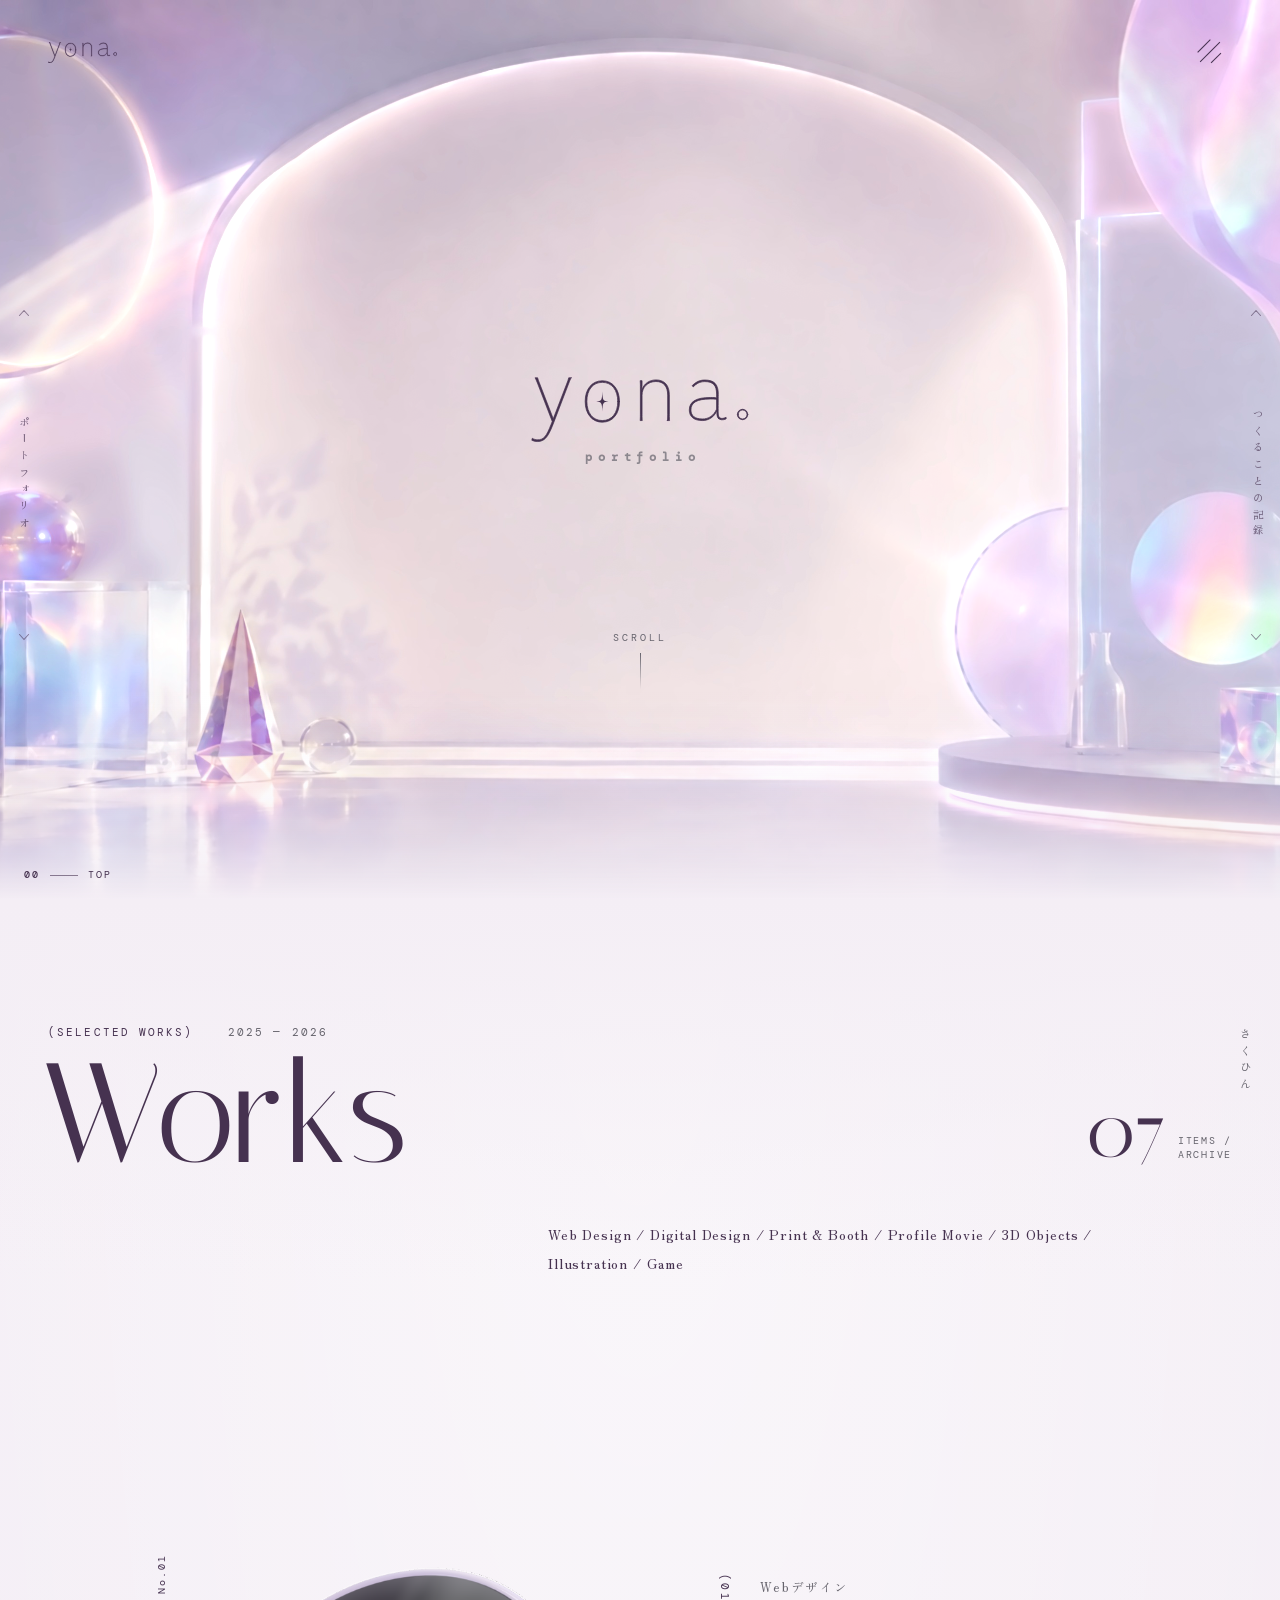
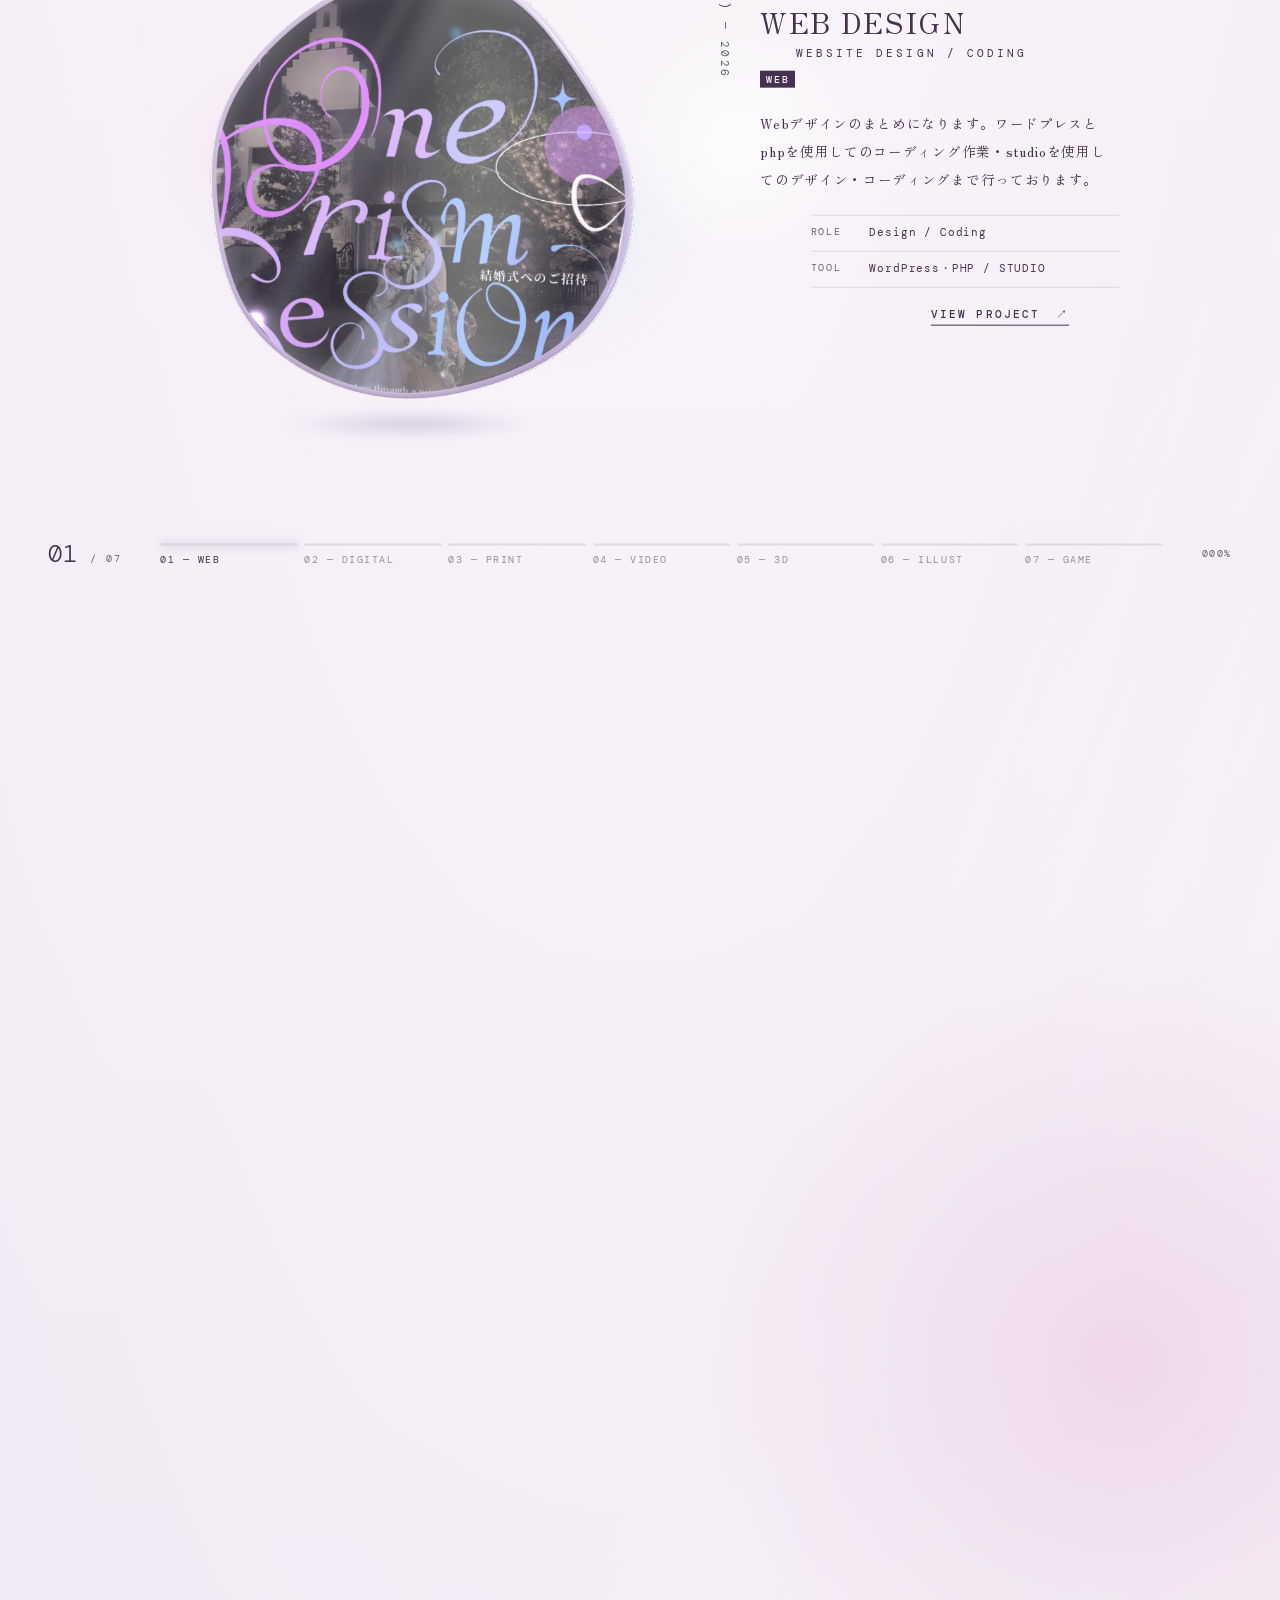
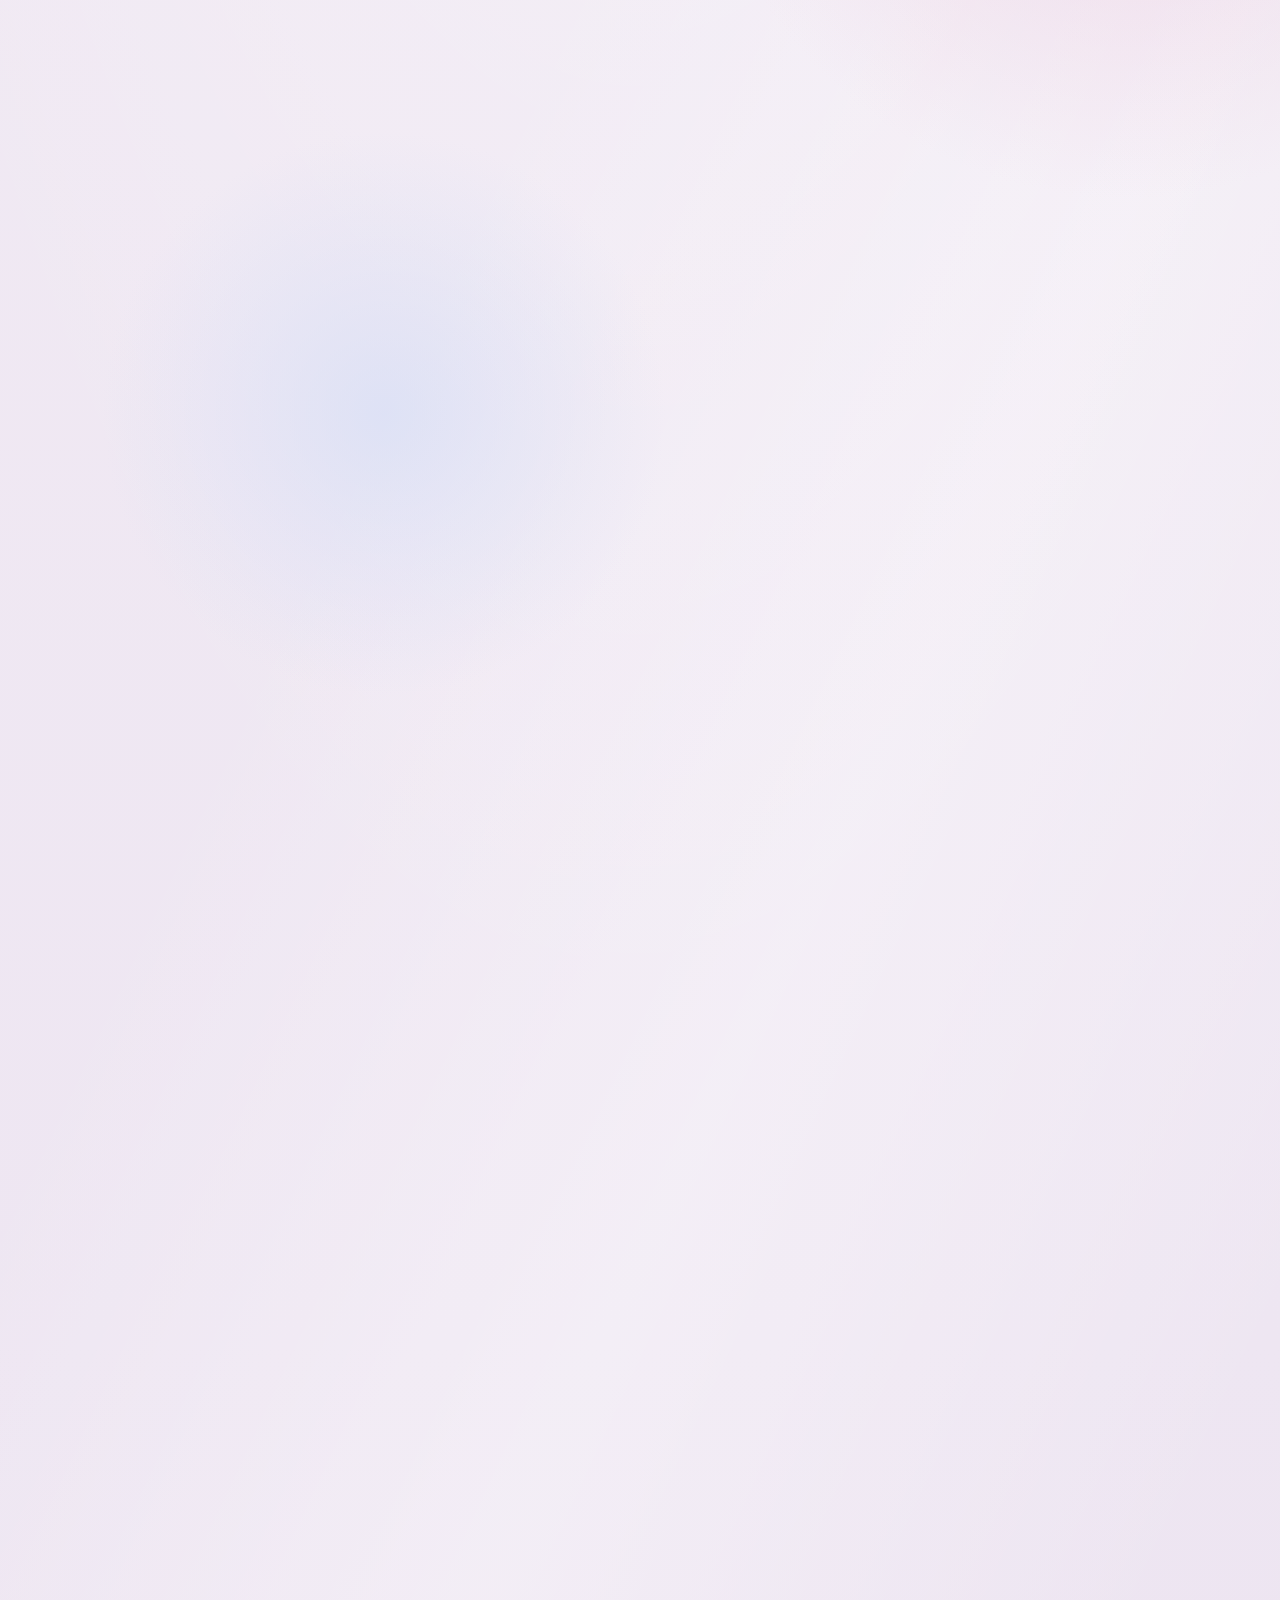
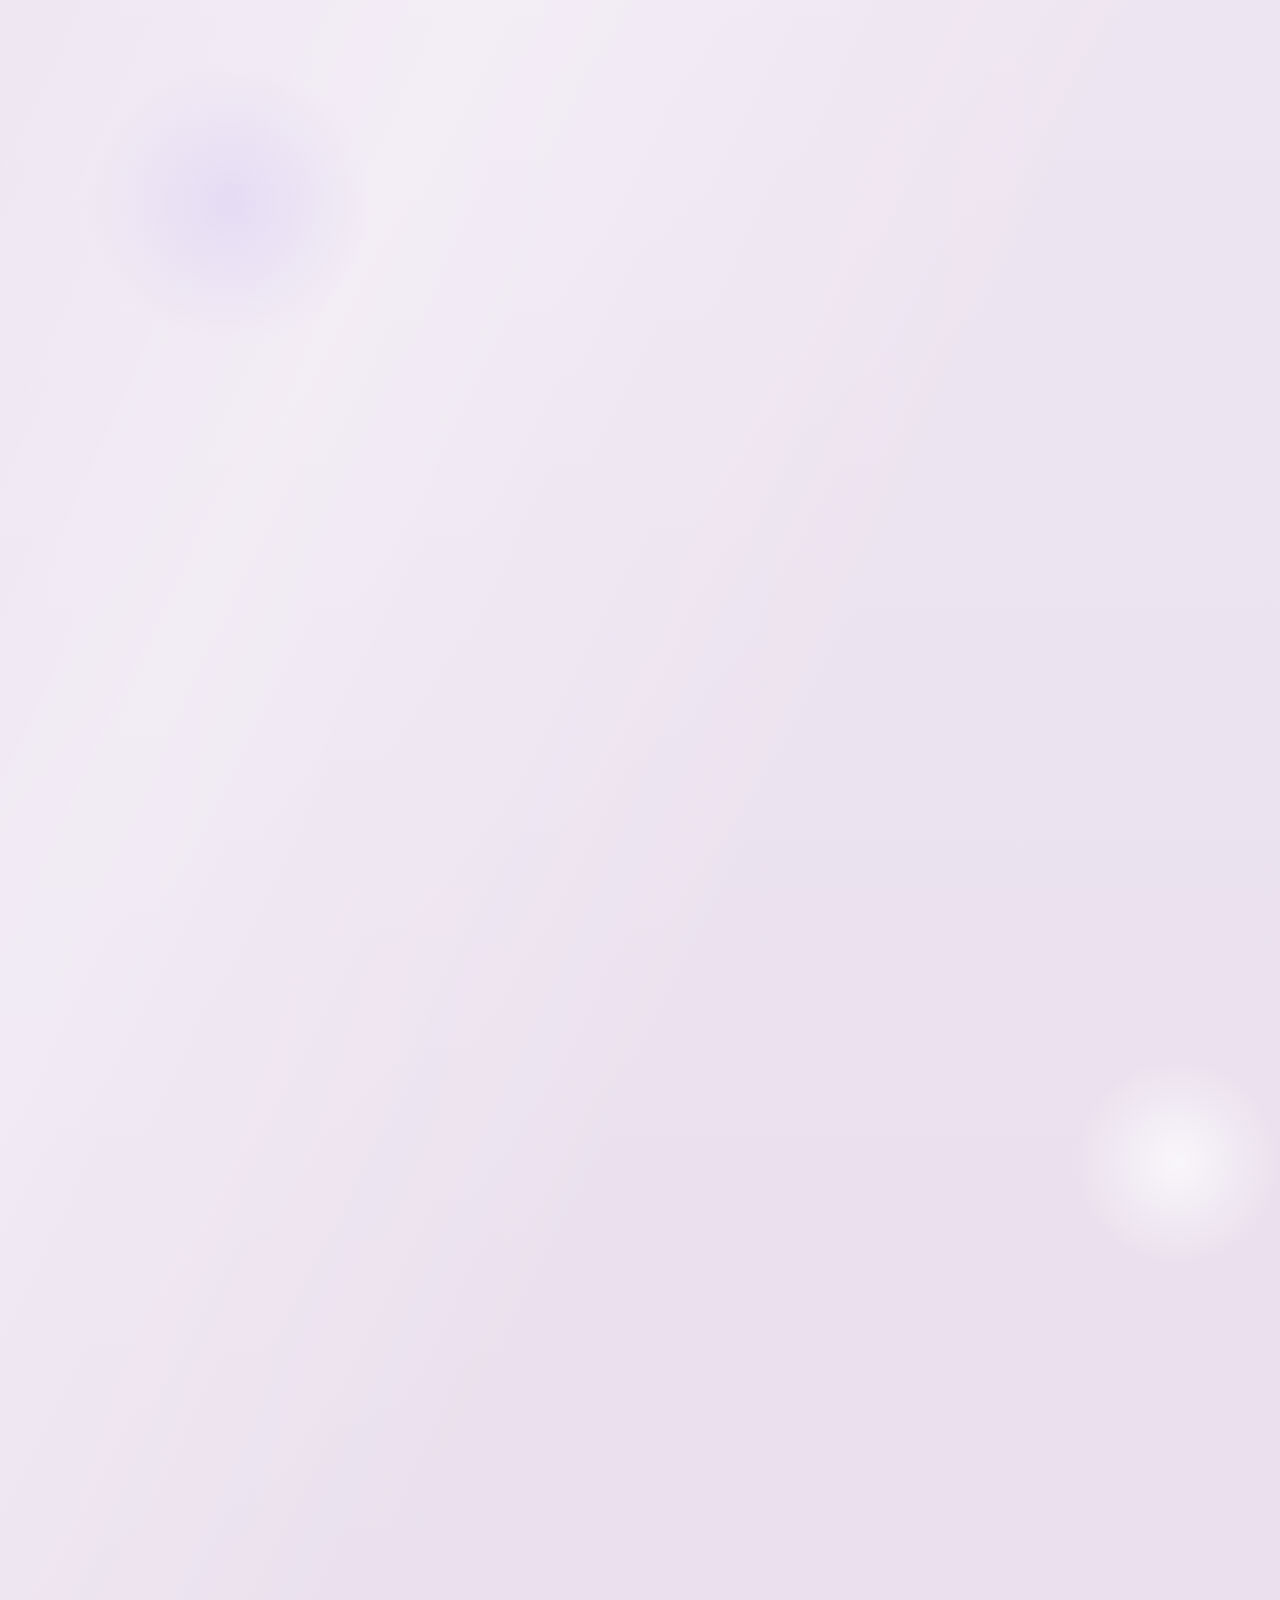
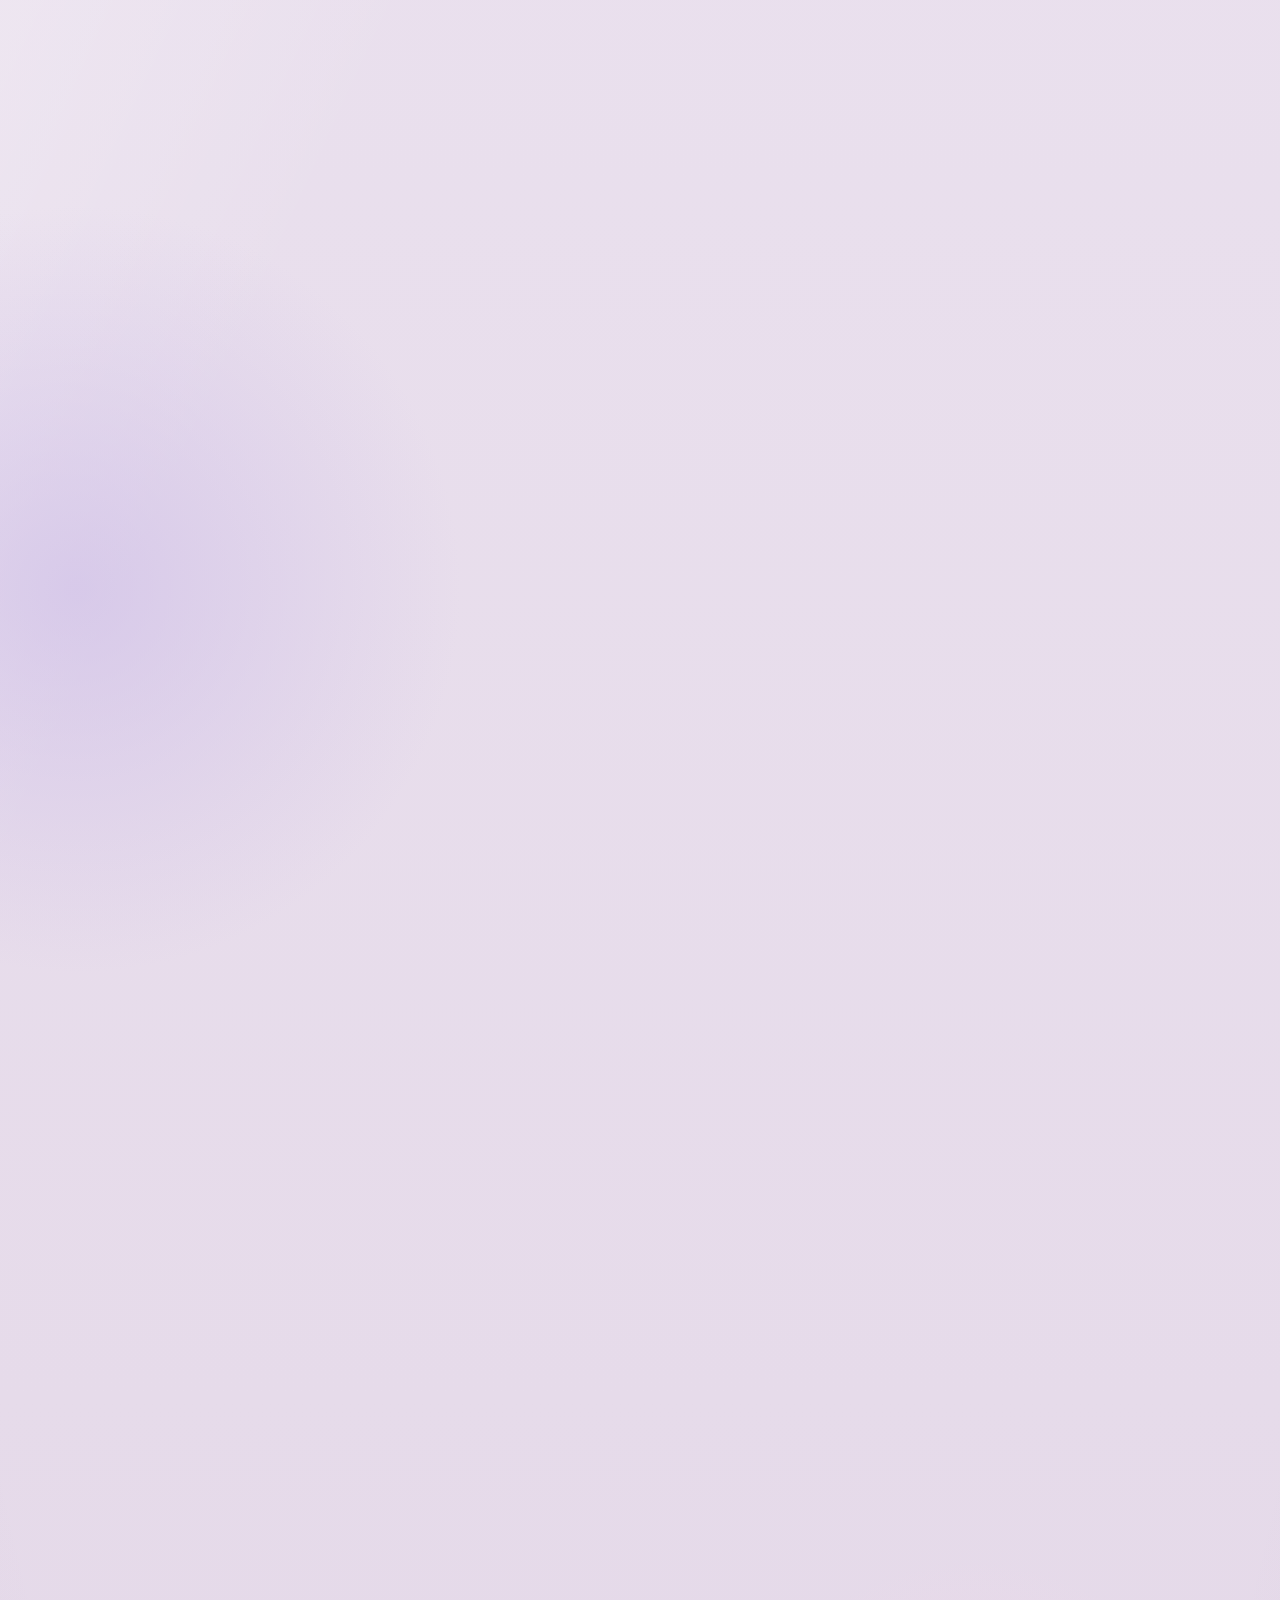
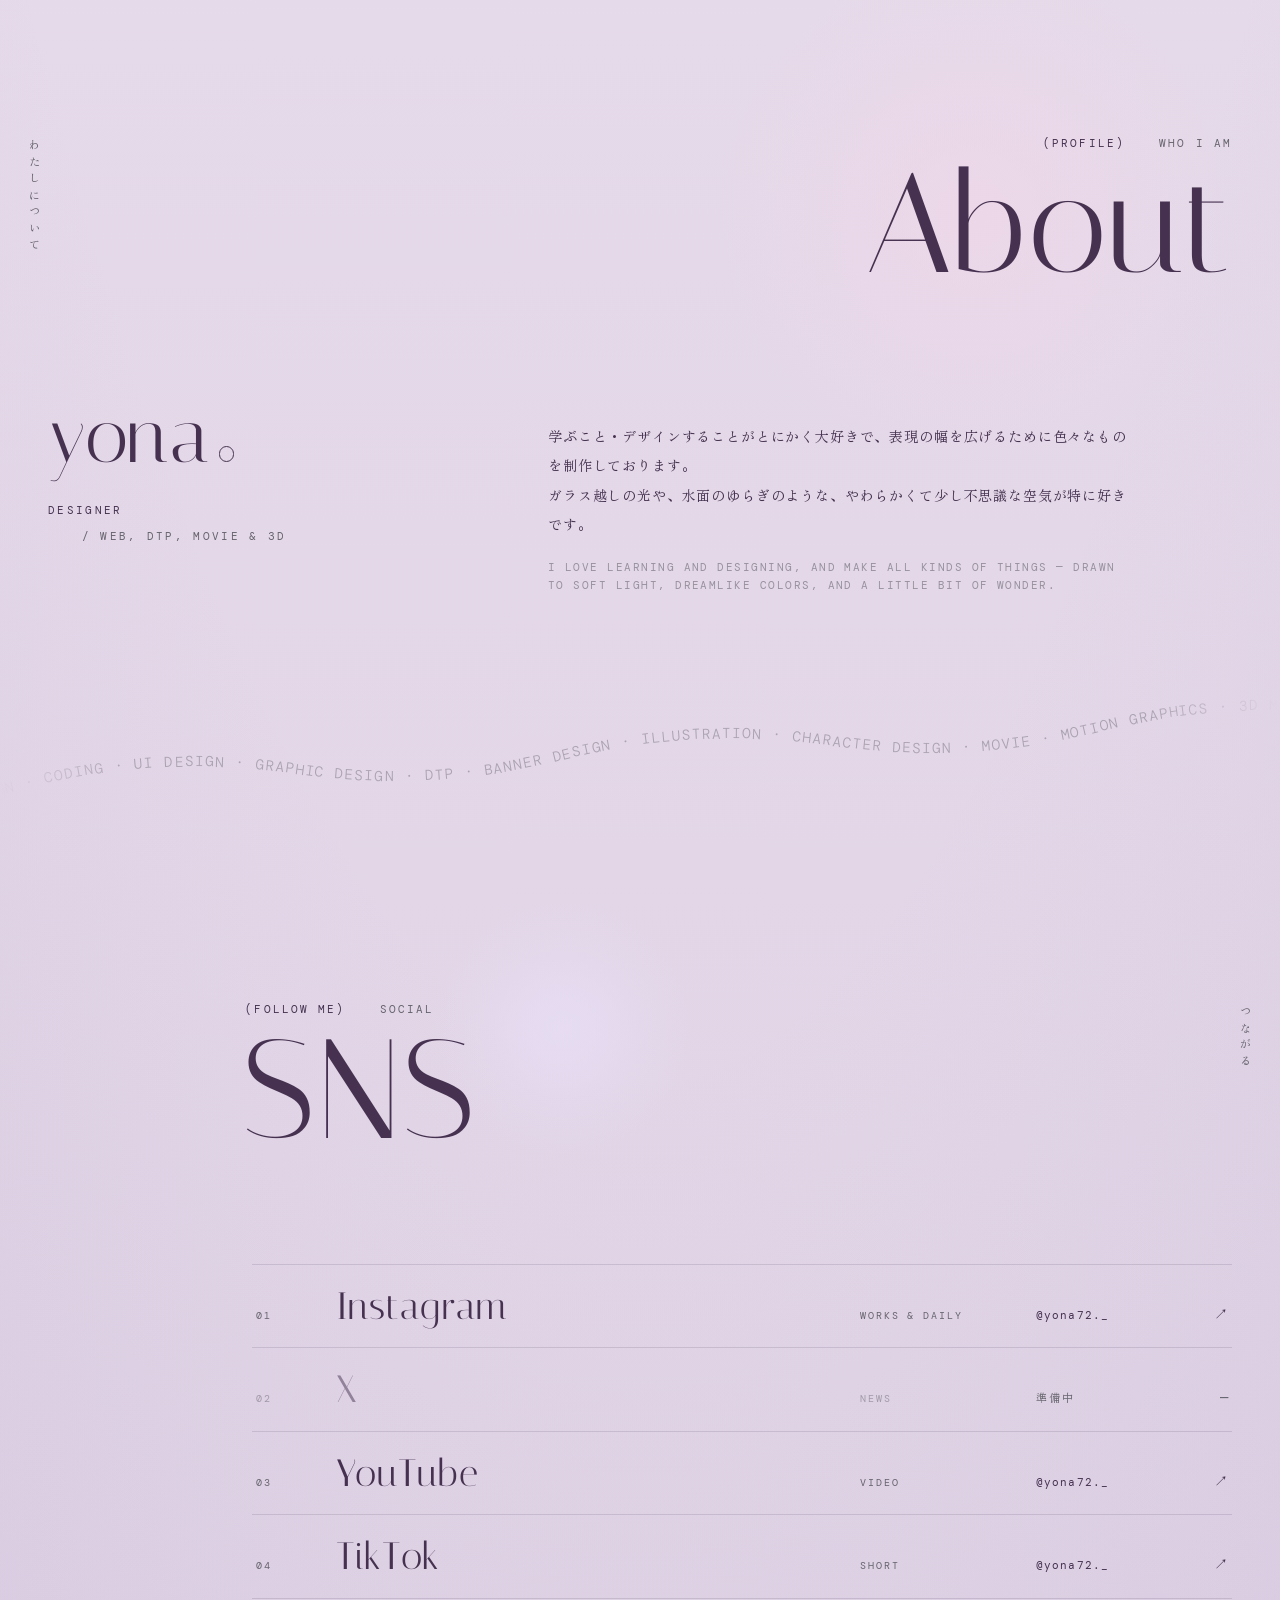
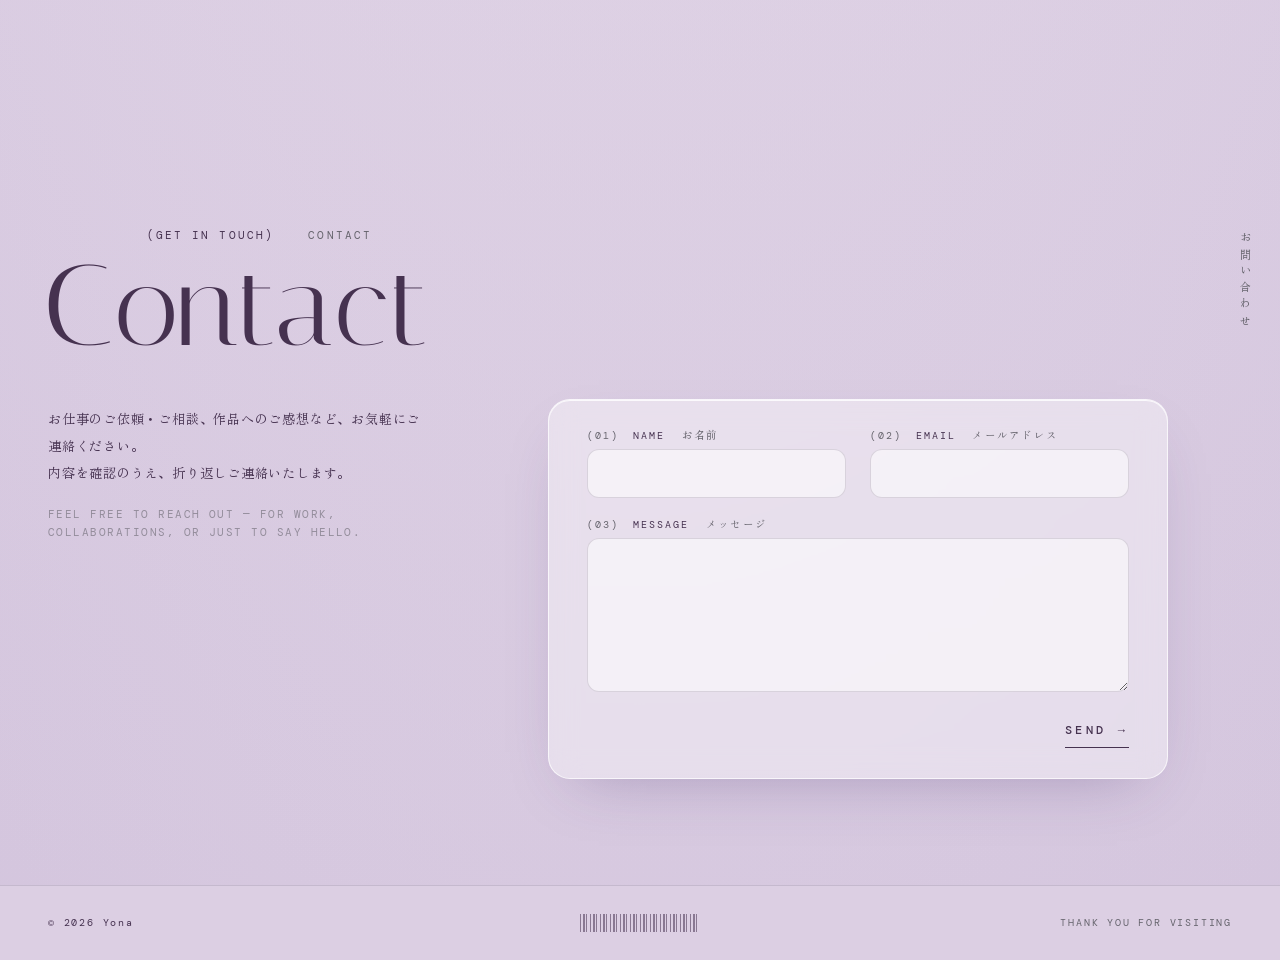
<file: index.html>
<!DOCTYPE html>
<html lang="ja">
<head>
  <meta charset="UTF-8">
  <meta name="viewport" content="width=device-width, initial-scale=1, viewport-fit=cover">
  <title>yona。｜portfolio</title>

  <!-- 登場演出の開始状態(白い画面)。CSSより先に付けてちらつきを防ぐ。
       JSが読み込めなかった場合に備えて、6秒後には必ず解除する -->
  <script>
    // 作品ページの「戻る」から来たとき(#work-03 などが付いている)は、登場演出を飛ばしてすぐ表示する
    if (!location.hash) {
      document.documentElement.classList.add('is-intro');
      setTimeout(function () { document.documentElement.classList.remove('is-intro'); }, 6000);
    }
  </script>
  <meta name="description" content="Webデザインからイラスト、映像、3Dまで。さまざまな表現を通して、独自の世界観を形にするyona。のポートフォリオサイト。">
  <meta property="og:type" content="website">
  <meta property="og:title" content="yona。｜portfolio">
  <meta property="og:description" content="Webデザインからイラスト、映像、3Dまで。さまざまな表現を通して、独自の世界観を形にするyona。のポートフォリオサイト。">
  <meta property="og:url" content="https://yona-72.github.io/yona-portfolio/">
  <!-- ファビコン(ブラウザのタブのアイコン)。画像は images/favicon.svg と favicon.ico / iPhoneのホーム画面用は images/apple-touch-icon.png -->
  <link rel="icon" href="images/favicon.svg" type="image/svg+xml">
  <link rel="icon" href="favicon.ico" sizes="any">
  <link rel="apple-touch-icon" href="images/apple-touch-icon.png">

  <!-- 背景画像を先読み(画面幅で使う方だけ読み込まれる) -->
  <link rel="preload" href="images/hero/scene.jpg" as="image">

  <link rel="preconnect" href="https://fonts.googleapis.com">
  <link rel="preconnect" href="https://fonts.gstatic.com" crossorigin>
  <link rel="stylesheet" href="https://fonts.googleapis.com/css2?family=Italiana&family=Zen+Kaku+Gothic+New:wght@400;500&family=Zen+Old+Mincho:wght@400;500&family=DM+Mono:wght@300;400;500&display=swap">

  <link rel="stylesheet" href="css/base.css">
  <link rel="stylesheet" href="css/hero.css">
  <link rel="stylesheet" href="css/sections.css">

</head>
<body>

  <!-- ===== ヘッダー ===== -->
  <header class="site-header">
    <a class="site-logo" href="#top"><img src="images/logo-hero.svg" alt="Yona" width="247" height="74"></a>
    <nav class="site-nav" aria-label="メインメニュー">
      <a href="#top" data-nav="top">Home</a>
      <a href="#works" data-nav="works">Works</a>
      <a href="#about" data-nav="about">About</a>
      <a href="#sns" data-nav="sns">SNS</a>
      <a href="#contact" data-nav="contact">Contact</a>
    </nav>
    <!-- ファーストビューの間だけ出るメニューボタン(左下から右上へ伸びる3本の斜め線)。押すと下の .menu が開く -->
    <button class="menu-btn" type="button" aria-label="メニューを開く" aria-expanded="false" aria-controls="menu" data-menu-btn>
      <span></span><span></span><span></span>
    </button>
  </header>

  <!-- ===== メニュー(ファーストビューでボタンを押したときに開く) ===== -->
  <div class="menu" id="menu" data-menu aria-hidden="true">
    <p class="menu__label">(MENU) <span>yona. portfolio</span></p>
    <nav class="menu__list" aria-label="メニュー">
      <a href="#top" data-menu-link><sup>01</sup>Home</a>
      <a href="#works" data-menu-link><sup>02</sup>Works</a>
      <a href="#about" data-menu-link><sup>03</sup>About</a>
      <a href="#sns" data-menu-link><sup>04</sup>SNS</a>
      <a href="#contact" data-menu-link><sup>05</sup>Contact</a>
    </nav>
    <p class="menu__v" aria-hidden="true">ひかりのへやへ、ようこそ</p>
    <p class="menu__note">WEB / DTP / MOVIE<br>3D / ILLUSTRATION<br><span>— BASED IN JAPAN</span></p>
  </div>

  <!-- ===== 画面のふちの飾り(固定) =====
       縦書きの文字とその上下の飾り(∧ ∨)・いま見ているセクションの番号。pointer-events は無いのでクリックの邪魔はしない -->
  <div class="frame" aria-hidden="true">
    <span class="frame__plus" style="--x: 0; --y: 34%"></span>
    <span class="frame__plus" style="--x: 0; --y: 70%"></span>
    <span class="frame__plus" style="--x: 1; --y: 34%"></span>
    <span class="frame__plus" style="--x: 1; --y: 70%"></span>
    <span class="frame__v frame__v--l">ポートフォリオ</span>
    <span class="frame__v frame__v--r">つくることの記録</span>
    <span class="frame__index"><b data-frame-no>00</b><i></i><span data-frame-name>Top</span></span>
  </div>

  <main id="top">

    <!-- ===== ファーストビュー ===== -->
    <section class="hero" data-hero aria-label="ファーストビュー" data-section="00" data-name="Top">

      <!-- 背景:js/hero/prism-background.js が canvas を差し込む -->
      <div class="hero__bg" data-hero-bg></div>

      <!-- 中央ステージ:アーチの内側に自動で収まる -->
      <div class="hero__stage">
        <h1 class="hero__title">
          <span class="visually-hidden">Yona.</span>
          <svg class="hero__logo" data-hero-logo viewBox="-.5 -.5 248.27 74.52" aria-hidden="true" focusable="false">
            <!-- data-draw の順に書かれる:Y → o → n → a → .  --sw は元データの線の太さ -->
            <path data-draw style="--sw: .75px" d="M45.31.38c-.84,1.63-1.49,3.16-3.06,7.18l-17.64,46.06c-5.94,15.32-10.03,19.53-18.01,19.53-2.23,0-4.46-.48-6.22-1.44l.56-2.3c1.86,1.15,3.9,1.72,6.03,1.72,6.87,0,9.93-3.45,15.5-17.81l1.21-3.16L7.24,7.56c-1.11-2.97-2.23-5.55-3.16-7.18h2.97c.46,1.72,1.02,3.45,2.51,7.18l15.32,39.55L40.11,7.56c1.3-3.35,1.95-5.36,2.41-7.18h2.79Z"/>
            <path data-draw style="--sw: .85px" d="M100.46,27.5c0,14.27-7.73,23.55-19.58,23.55s-19.58-9.63-19.58-23.72,7.73-23.55,19.58-23.55,19.58,9.63,19.58,23.72ZM98.53,27.5c0-13.22-6.89-21.88-17.65-21.88s-17.65,8.4-17.65,21.71,6.89,21.88,17.65,21.88,17.65-8.4,17.65-21.71Z"/>
            <path data-draw style="--sw: .85px" d="M155.2,49.2c.16-1.93.25-3.68.25-6.56v-22.5c0-10.07-4.67-15.49-13.44-15.49-9.43.09-15.82,6.48-15.82,15.67v22.32c0,2.98.08,4.73.25,6.56h-2.38c.16-1.84.25-3.59.25-6.56V10.25c0-3.06-.08-4.73-.25-6.56h2.13v3.68c0,2.01-.08,4.55-.33,6.56h.25c2.3-6.74,8.28-11.12,16.07-11.12,9.59,0,15.16,6.13,15.16,16.81v23.02c0,2.89.08,4.64.25,6.56h-2.38Z"/>
            <path data-draw style="--sw: .85px" d="M213.31,46.82c-2.04-1.86-1.79-6.73-1.53-8.79h-.17c-3.21,7.22-9.2,11.18-16.79,11.18-9.28,0-14.68-4.47-14.68-12.04,0-9.63,7.85-14.28,24.05-14.28,3.21,0,5.32.09,7.09.26v-4.21c0-9.98-4.13-14.19-13.5-14.19-3.12,0-5.65.77-8.02,1.98-2.11,1.12-3.8,2.58-5.15,4.13l-1.18-1.55c1.77-1.81,3.63-3.27,5.65-4.3,2.62-1.38,5.48-2.06,8.86-2.06,10.46,0,15.27,4.9,15.27,15.74,0,0-.23,17.36,0,23.14.27,6.55,5.46,5.21,8.89,3.71,0,0,.44,1.67-.12,1.88-3.34,1.28-6.42,1.47-8.67-.58ZM211.27,24.86c-1.86-.17-3.97-.26-7.09-.26-15.19,0-22.19,3.96-22.19,12.56,0,6.54,4.64,10.23,12.83,10.23,7.68,0,13.16-3.78,16.45-11.18v-11.35Z"/>
            <path data-draw style="--sw: .75px" d="M246.9,42.32c0,3.3-2.7,5.95-5.95,5.95s-6-2.65-6-5.95,2.7-6,6-6,5.95,2.65,5.95,6ZM235.88,42.32c0,2.79,2.23,5.02,5.07,5.02s5.02-2.23,5.02-5.02-2.28-5.07-5.02-5.07-5.07,2.23-5.07,5.07Z"/>
            <!-- o の中のきらめき -->
            <path data-sparkle class="hero__logo-star" d="M87.84,27.5c-6.19.7-6.54,1.28-6.96,11.49-.43-10.21-.77-10.78-6.96-11.49,6.19-.7,6.54-1.28,6.96-11.49.43,10.21.77,10.78,6.96,11.49Z"/>
          </svg>
        </h1>

        <p class="hero__lead">portfolio</p>

        <!-- トップの Works / About / SNS のリンク(いまは非表示。戻すときはこのコメントを外す)
        <nav class="hero__actions" aria-label="ページ内リンク">
          (ホバーで文字が上下にくるっと回る。2つ目の span はホバー後に見える面なので、文言を変えるときは両方そろえる)
          <a class="btn btn--flip" href="#works"><span class="btn__roll"><span>Works</span><span aria-hidden="true">Works</span></span></a>
          <a class="btn btn--flip" href="#about"><span class="btn__roll"><span>About</span><span aria-hidden="true">About</span></span></a>
          <a class="btn btn--flip" href="#sns"><span class="btn__roll"><span>SNS</span><span aria-hidden="true">SNS</span></span></a>
        </nav>
        -->
      </div>

      <!-- ファーストビューのまわりの小さな文字。不揃いに散らして、余白にリズムを付けている -->
      <!--
      <div class="hero__meta" aria-hidden="true">
        <p class="hm hm--year"><span>20</span><span>26</span></p>
        <p class="hm hm--vol">(VOL.01)<br>PORTFOLIO</p>
      -->
        <!-- 左下:ひとことの声明文。小さな英字・大きな飾り文字・縦の細い線・日本語を組み合わせている -->
        <!--
        <p class="hm hm--made">
          <span class="mm-label">(STATEMENT)</span>
          <span class="mm-small">Made with</span>
          <span class="mm-big">Light <em>&amp;</em></span>
          <span class="mm-big mm-big--in">Imagination.</span>
          <span class="mm-jp"><i></i>ひかりと、想像で。</span>
        </p>
        -->
        <!-- 右上のカテゴリーはリンク。今は作品一覧ページの各カテゴリーに飛ぶ。
             カテゴリーごとのページを作ったら、href を video.html などに書き換える -->
              <!--
        <nav class="hm hm--cats" aria-label="カテゴリー"><a href="works.html#video"><sup>01</sup>Video</a><a href="works.html#character"><sup>02</sup>Character</a><a href="works.html#web"><sup>03</sup>Web</a><a href="works.html#photo"><sup>04</sup>Photo</a></nav>
        -->
        <!-- 右下:このページの目次。点線つきの小さな一覧で、下のセクションへ移動する -->
        <!--
        <div class="hm hm--note">
          <p class="mn-label">(CONTENTS)</p>
          <ul class="mn-list">
            <li><a href="#works"><b>Works</b><i></i><em>01</em></a></li>
            <li><a href="#about"><b>About</b><i></i><em>02</em></a></li>
            <li><a href="#sns"><b>SNS</b><i></i><em>03</em></a></li>
          </ul>
          <p class="mn-base"><span class="mn-dot"></span>Based in Japan<span class="mn-jp">日本</span></p>
        </div>
        -->
      </div>

      <a class="hero__scroll" href="#works">Scroll</a>
    </section>

    <!-- ===== ここから下のコンテンツ =====
         ファーストビューは固定のまま、この .content が上に重なりながらフェードインしてくる -->
    <div class="content">

    <!-- 背景の色替え:About に来たら水色、SNS に来たらピンクのグラデーションがふわっと重なる。
         どちらを出すかは main.js が html の data-tone で切り替える(色は sections.css の .content__tone) -->
    <div class="content__tone" aria-hidden="true">
      <div class="content__tone-in">
        <span class="content__tone-layer content__tone-layer--about"></span>
        <span class="content__tone-layer content__tone-layer--sns"></span>
        <span class="content__tone-layer content__tone-layer--contact"></span>
      </div>
    </div>

    <!-- ===== Works ===== -->
    <section class="section works-sec" id="works" data-section="01" data-name="Works">
      <header class="sec-head">
        <p class="sec-head__label" data-reveal>(SELECTED WORKS) <span>2025 — 2026</span></p>
        <h2 class="sec-head__title" data-reveal>Works</h2>
        <p class="sec-head__count" data-reveal><b>07</b><span>ITEMS /<br>ARCHIVE</span></p>
        <p class="sec-head__v" aria-hidden="true">さくひん</p>
        <div class="sec-head__lead" data-reveal>
          <p class="jp">Web Design / Digital Design / Print &amp; Booth / Profile Movie / 3D Objects / Illustration / Game</p>
        </div>
      </header>

      <div class="works" data-works>
        <div class="works__stage">
        <!-- 1作品分(<article class="work"> 〜 </article>)。コピーして増やす(増やしたら下の works-bar にも1行足す)。
             画面に1つずつ固定され、スクロールすると次の作品に切り替わる。
             左右交互に、少しずつずらして並ぶ。枠の形は4種類が順番に付く。
             クリックできるのは「画像(.work__thumb)」と「View project(.work__more)」の2か所だけ。
             リンク先を変えるときは、この2つの href を両方そろえて書き換える。リンク先はすべて新しいタブで開く(target="_blank")。
               表示の番号(No.)とファイルの番号はずれている。表示 01=data-work 02(work-02.html Webデザイン) / 02=09(work-09.html デジタルデザイン) / 03=03 / 04=04(動画) / 05=05 / 06=08(work-08.html) / 07=10(work-10.html ゲーム。ゲーム本体は https://yona-72.github.io/dream-cloudcity/)
             見出し:.work__title-sub が小見出し(上の小さい文字)、.work__title-main が大見出し。小見出しが不要なら、その span ごと消す。
             画像:images/works/ に、作品ごとの名前で置く(ふだん/ホバー中だけ)。同じ名前で上書きすれば差し替わる。
               01 → 01-wedding-main.jpg(ピンクのグラデーションなしの元画像) / 01-marine-site-hover.jpg(Webデザイン。ふだん=Web招待状、ホバー=船舶用品サイト)
               02 → 09-digital.jpg / 09-digital-hover.jpg(デジタルデザイン)
               03 → 03-print-halloween.jpg / 03-print-booth-hover.png(パンフレット・チラシ・ブース)
               04 → 04-profile-movie.png / -hover.png(プロフィールムービー)
               05 → 03-print-booth.png / 05-3d-objects-hover.png(Blender)
               07 → 10-game.jpg / 10-game-hover.jpg(ゲーム)
               06 → 08-illustration.jpg / -hover.jpg(イラスト。ファイル名は 08 のまま)
             (正方形がおすすめ。ほかの名前にしたいときは src を書き換える) -->
        <!-- 船舶用品サイト(OCEANIC GLOBAL TRADE)の項目は、Banner & Web の作品ページ(work-02.html)の中に移した -->
        <article class="work" data-work="02">
          <div class="work__media">
            <a class="work__thumb crystal" href="work-02.html" target="_blank" rel="noopener">
              <span class="crystal__spin">
                <span class="crystal__face crystal__face--front"><img class="work__img" src="images/works/01-wedding-main.jpg" alt="WEB DESIGN" data-work-img></span>
                <span class="crystal__face crystal__face--back"><img class="work__img work__img--hover" src="images/works/01-marine-site-hover.jpg" alt="" aria-hidden="true" data-work-img></span>
              </span>
            </a>
            <span class="work__no">No.01</span>
          </div>
          <div class="work__body">
            <p class="work__index">(01) <span>— 2026</span></p>
            <h3 class="work__title"><span class="work__title-sub">Webデザイン</span><span class="work__title-main">WEB DESIGN</span></h3>
            <p class="work__en">WEBSITE DESIGN / CODING</p>
            <span class="tagbox">WEB</span>
            <p class="work__desc">Webデザインのまとめになります。ワードプレスとphpを使用してのコーディング作業・studioを使用してのデザイン・コーディングまで行っております。</p>
            <dl class="work__spec">
              <div><dt>Role</dt><dd>Design / Coding</dd></div>
              <div><dt>Tool</dt><dd>WordPress・PHP / STUDIO</dd></div>
            </dl>
            <a class="work__more" href="work-02.html" target="_blank" rel="noopener">View project <i>↗</i></a>
          </div>
        </article>
        <article class="work" data-work="09">
          <div class="work__media">
            <a class="work__thumb crystal" href="work-09.html" target="_blank" rel="noopener">
              <span class="crystal__spin">
                <span class="crystal__face crystal__face--front"><img class="work__img" src="images/works/09-digital.jpg" alt="DIGITAL DESIGN" data-work-img></span>
                <span class="crystal__face crystal__face--back"><img class="work__img work__img--hover" src="images/works/09-digital-hover.jpg" alt="" aria-hidden="true" data-work-img></span>
              </span>
            </a>
            <span class="work__no">No.02</span>
          </div>
          <div class="work__body">
            <p class="work__index">(02) <span>— 2026</span></p>
            <h3 class="work__title"><span class="work__title-sub">その他デジタルデザイン</span><span class="work__title-main">DIGITAL DESIGN</span></h3>
            <p class="work__en">BANNER / ILLUSTRATION / POSTER</p>
            <span class="tagbox">GRAPHIC</span>
            <p class="work__desc">バナー、動画用イラスト、ポスターなど、Web以外のデジタルデザインのまとめになります。</p>
            <dl class="work__spec">
              <div><dt>Role</dt><dd>Design / Illustration</dd></div>
              <div><dt>Tool</dt><dd>Photoshop / Illustrator</dd></div>
            </dl>
            <a class="work__more" href="work-09.html" target="_blank" rel="noopener">View project <i>↗</i></a>
          </div>
        </article>
        <article class="work" data-work="03">
          <div class="work__media">
            <a class="work__thumb crystal" href="work-03.html" target="_blank" rel="noopener">
              <span class="crystal__spin">
                <span class="crystal__face crystal__face--front"><img class="work__img" src="images/works/03-print-halloween.jpg" alt="PRINT" data-work-img></span>
                <span class="crystal__face crystal__face--back"><img class="work__img work__img--hover" src="images/works/03-print-booth-hover.png" alt="" aria-hidden="true" data-work-img></span>
              </span>
            </a>
            <span class="work__no">No.03</span>
          </div>
          <div class="work__body">
            <p class="work__index">(03) <span>— 2026</span></p>
            <h3 class="work__title"><span class="work__title-sub">パンフレット・チラシ・ポスター・ブース</span><span class="work__title-main">PRINT</span></h3>
            <p class="work__en">PRINT DESIGN</p>
            <span class="tagbox">PRINT</span>
            <p class="work__desc">パンフレット・チラシ・ポスターなどの紙媒体、ブースデザインなどのまとめになります。</p>
            <dl class="work__spec">
              <div><dt>Role</dt><dd>Design / Layout</dd></div>
              <div><dt>Tool</dt><dd>Illustrator / InDesign</dd></div>
            </dl>
            <a class="work__more" href="work-03.html" target="_blank" rel="noopener">View project <i>↗</i></a>
          </div>
        </article>
        <article class="work" data-work="04">
          <div class="work__media">
            <a class="work__thumb crystal" href="videos/wedding-profile.mp4" target="_blank" rel="noopener">
              <span class="crystal__spin">
                <span class="crystal__face crystal__face--front"><img class="work__img" src="images/works/04-profile-movie.png" alt="PROFILE MOVIE" data-work-img></span>
                <span class="crystal__face crystal__face--back"><img class="work__img work__img--hover" src="images/works/04-profile-movie-hover.png" alt="" aria-hidden="true" data-work-img></span>
              </span>
            </a>
            <span class="work__no">No.04</span>
          </div>
          <div class="work__body">
            <p class="work__index">(04) <span>— 2026.09</span></p>
            <h3 class="work__title"><span class="work__title-sub">結婚式 プロフィールムービー</span><span class="work__title-main">PROFILE MOVIE</span></h3>
            <p class="work__en">WEDDING PROFILE MOVIE</p>
            <span class="tagbox">VIDEO</span>
            <p class="work__desc">結婚式の披露宴で上映したプロフィールムービーになります。</p>
            <dl class="work__spec">
              <div><dt>Role</dt><dd>Direction / Edit</dd></div>
              <div><dt>Tool</dt><dd>After Effects</dd></div>
            </dl>
            <a class="work__more" href="videos/wedding-profile.mp4" target="_blank" rel="noopener">View project <i>↗</i></a>
          </div>
        </article>
        <article class="work" data-work="05">
          <div class="work__media">
            <a class="work__thumb crystal" href="work-05.html" target="_blank" rel="noopener">
              <span class="crystal__spin">
                <span class="crystal__face crystal__face--front"><img class="work__img" src="images/works/03-print-booth.png" alt="3D OBJECTS" data-work-img></span>
                <span class="crystal__face crystal__face--back"><img class="work__img work__img--hover" src="images/works/05-3d-objects-hover.png" alt="" aria-hidden="true" data-work-img></span>
              </span>
            </a>
            <span class="work__no">No.05</span>
          </div>
          <div class="work__body">
            <p class="work__index">(05) <span>— 2026</span></p>
            <h3 class="work__title"><span class="work__title-sub">Blender 3Dオブジェクト</span><span class="work__title-main">3D OBJECTS</span></h3>
            <p class="work__en">3D MODELING</p>
            <span class="tagbox">3D</span>
            <p class="work__desc">Blenderで制作した3Dオブジェクトになります。</p>
            <dl class="work__spec">
              <div><dt>Role</dt><dd>Modeling / Render</dd></div>
              <div><dt>Tool</dt><dd>Blender</dd></div>
            </dl>
            <a class="work__more" href="work-05.html" target="_blank" rel="noopener">View project <i>↗</i></a>
          </div>
        </article>
        <!-- 結婚式 Web招待状(ONE PRISM SESSION)は、Web Design の作品ページ(work-02.html)の中に移した -->
        <!-- 07 だったポートフォリオサイトの項目は外した(画像 07-portfolio.png は images/works に残してある) -->
        <article class="work" data-work="08">
          <div class="work__media">
            <a class="work__thumb crystal" href="work-08.html" target="_blank" rel="noopener">
              <span class="crystal__spin">
                <span class="crystal__face crystal__face--front"><img class="work__img" src="images/works/08-illustration.jpg" alt="ILLUSTRATION" data-work-img></span>
                <span class="crystal__face crystal__face--back"><img class="work__img work__img--hover" src="images/works/08-illustration-hover.jpg" alt="" aria-hidden="true" data-work-img></span>
              </span>
            </a>
            <span class="work__no">No.06</span>
          </div>
          <div class="work__body">
            <p class="work__index">(06) <span>— 2026</span></p>
            <h3 class="work__title"><span class="work__title-sub">イラスト</span><span class="work__title-main">ILLUSTRATION</span></h3>
            <p class="work__en">ILLUSTRATION GALLERY</p>
            <span class="tagbox">ILLUSTRATION</span>
            <p class="work__desc">自身で描いたイラストのまとめになります。</p>
            <dl class="work__spec">
              <div><dt>Role</dt><dd>Illustration</dd></div>
              <div><dt>Tool</dt><dd>Digital Painting</dd></div>
            </dl>
            <a class="work__more" href="work-08.html" target="_blank" rel="noopener">View gallery <i>↗</i></a>
          </div>
        </article>
        <article class="work" data-work="10">
          <div class="work__media">
            <a class="work__thumb crystal" href="work-10.html" target="_blank" rel="noopener">
              <span class="crystal__spin">
                <span class="crystal__face crystal__face--front"><img class="work__img" src="images/works/10-game.jpg" alt="DREAMY CLOUD CITY" data-work-img></span>
                <span class="crystal__face crystal__face--back"><img class="work__img work__img--hover" src="images/works/10-game-hover.jpg" alt="" aria-hidden="true" data-work-img></span>
              </span>
            </a>
            <span class="work__no">No.07</span>
          </div>
          <div class="work__body">
            <p class="work__index">(07) <span>— 2026</span></p>
            <h3 class="work__title"><span class="work__title-sub">ゲーム</span><span class="work__title-main">DREAMY CLOUD CITY</span></h3>
            <p class="work__en">2D SIDE-SCROLLING ACTION GAME</p>
            <span class="tagbox">GAME</span>
            <p class="work__desc">ブラウザで遊べるゲームです。自身でリリースした楽曲「ラビアクト」をBGMに使用しています。</p>
            <p class="work__note">※ ジャンルは「2D横スクロールアクション(プラットフォーマー)」。操作方法は作品ページに載せています。</p>
            <dl class="work__spec">
              <div><dt>Role</dt><dd>Planning / Character / Music</dd></div>
              <div><dt>Tool</dt><dd>HTML5 Canvas / JavaScript</dd></div>
            </dl>
            <a class="work__more" href="work-10.html" target="_blank" rel="noopener">View project <i>↗</i></a>
          </div>
        </article>
          <!-- 作品の進み具合を示すバー。スクロールするほど中の色が満ちていく。押すとその作品へ移動 -->
          <nav class="works-bar" aria-label="作品の切り替え">
            <p class="works-bar__count"><b data-works-now>01</b><span>/ 07</span></p>
            <ol class="works-bar__list">
              <li><button type="button" data-works-go="0"><span class="works-bar__fill"></span><em>01 — Web</em></button></li>
              <li><button type="button" data-works-go="1"><span class="works-bar__fill"></span><em>02 — Digital</em></button></li>
              <li><button type="button" data-works-go="2"><span class="works-bar__fill"></span><em>03 — Print</em></button></li>
              <li><button type="button" data-works-go="3"><span class="works-bar__fill"></span><em>04 — Video</em></button></li>
              <li><button type="button" data-works-go="4"><span class="works-bar__fill"></span><em>05 — 3D</em></button></li>
              <li><button type="button" data-works-go="5"><span class="works-bar__fill"></span><em>06 — Illust</em></button></li>
              <li><button type="button" data-works-go="6"><span class="works-bar__fill"></span><em>07 — Game</em></button></li>
            </ol>
            <p class="works-bar__pct"><span data-works-pct>000</span>%</p>
          </nav>
        </div>
      </div>
      <!-- 「View all works →」ボタン(作品一覧ページ works.html へ)は、一覧ページを作るまで外している -->
      <!-- 作品の枠の形(水が落ちたような、ゆるく波打つ円)。4種類を順番に使い、ゆっくり揺らめく。
           sections.css の .work:nth-child(4n+1〜4) が drop-1〜4 を指定している -->
      <svg class="drop-defs" width="0" height="0" aria-hidden="true" focusable="false">
        <defs>
      <clipPath id="drop-1" clipPathUnits="objectBoundingBox">
        <path d="M0.954,0.5C0.966,0.547 0.978,0.605 0.966,0.651C0.954,0.697 0.915,0.742 0.88,0.776C0.845,0.81 0.797,0.829 0.757,0.853C0.716,0.878 0.68,0.905 0.638,0.923C0.595,0.941 0.546,0.961 0.5,0.961C0.454,0.961 0.405,0.941 0.362,0.923C0.32,0.905 0.284,0.878 0.243,0.853C0.203,0.829 0.155,0.81 0.12,0.776C0.085,0.742 0.046,0.697 0.034,0.651C0.022,0.605 0.034,0.547 0.046,0.5C0.057,0.453 0.085,0.414 0.102,0.371C0.118,0.328 0.124,0.284 0.145,0.242C0.165,0.2 0.187,0.148 0.222,0.118C0.258,0.087 0.31,0.07 0.357,0.059C0.403,0.048 0.452,0.052 0.5,0.052C0.548,0.052 0.597,0.048 0.643,0.059C0.69,0.07 0.742,0.087 0.778,0.118C0.813,0.148 0.835,0.2 0.855,0.242C0.876,0.284 0.882,0.328 0.898,0.371C0.915,0.414 0.943,0.453 0.954,0.5Z"><animate attributeName="d" dur="11s" repeatCount="indefinite" calcMode="spline" keyTimes="0;.33;.66;1" keySplines=".45 0 .55 1;.45 0 .55 1;.45 0 .55 1" values="M0.954,0.5C0.966,0.547 0.978,0.605 0.966,0.651C0.954,0.697 0.915,0.742 0.88,0.776C0.845,0.81 0.797,0.829 0.757,0.853C0.716,0.878 0.68,0.905 0.638,0.923C0.595,0.941 0.546,0.961 0.5,0.961C0.454,0.961 0.405,0.941 0.362,0.923C0.32,0.905 0.284,0.878 0.243,0.853C0.203,0.829 0.155,0.81 0.12,0.776C0.085,0.742 0.046,0.697 0.034,0.651C0.022,0.605 0.034,0.547 0.046,0.5C0.057,0.453 0.085,0.414 0.102,0.371C0.118,0.328 0.124,0.284 0.145,0.242C0.165,0.2 0.187,0.148 0.222,0.118C0.258,0.087 0.31,0.07 0.357,0.059C0.403,0.048 0.452,0.052 0.5,0.052C0.548,0.052 0.597,0.048 0.643,0.059C0.69,0.07 0.742,0.087 0.778,0.118C0.813,0.148 0.835,0.2 0.855,0.242C0.876,0.284 0.882,0.328 0.898,0.371C0.915,0.414 0.943,0.453 0.954,0.5Z;M0.99,0.5C0.989,0.548 0.962,0.601 0.937,0.642C0.912,0.683 0.87,0.712 0.84,0.747C0.809,0.782 0.788,0.818 0.755,0.852C0.723,0.885 0.688,0.928 0.645,0.947C0.603,0.966 0.547,0.969 0.5,0.966C0.453,0.962 0.407,0.941 0.362,0.925C0.317,0.91 0.27,0.897 0.229,0.873C0.189,0.848 0.143,0.817 0.117,0.778C0.092,0.739 0.084,0.683 0.078,0.637C0.073,0.591 0.083,0.546 0.082,0.5C0.081,0.454 0.07,0.409 0.073,0.361C0.077,0.314 0.08,0.254 0.105,0.213C0.13,0.172 0.179,0.139 0.222,0.117C0.265,0.095 0.318,0.093 0.365,0.083C0.411,0.074 0.454,0.062 0.5,0.058C0.546,0.054 0.598,0.049 0.642,0.062C0.686,0.075 0.728,0.108 0.763,0.138C0.798,0.169 0.822,0.208 0.852,0.244C0.882,0.281 0.919,0.314 0.942,0.356C0.965,0.399 0.991,0.452 0.99,0.5Z;M0.971,0.5C0.967,0.547 0.942,0.594 0.925,0.638C0.907,0.682 0.892,0.727 0.867,0.766C0.842,0.806 0.812,0.852 0.774,0.877C0.736,0.903 0.682,0.914 0.637,0.921C0.591,0.928 0.546,0.92 0.5,0.921C0.454,0.923 0.408,0.934 0.36,0.93C0.312,0.926 0.252,0.922 0.212,0.896C0.172,0.871 0.139,0.821 0.118,0.777C0.098,0.733 0.098,0.68 0.089,0.633C0.08,0.587 0.069,0.546 0.065,0.5C0.06,0.454 0.051,0.402 0.063,0.358C0.074,0.314 0.104,0.269 0.133,0.234C0.163,0.198 0.204,0.173 0.241,0.144C0.279,0.115 0.314,0.081 0.357,0.059C0.4,0.038 0.453,0.014 0.5,0.015C0.547,0.016 0.6,0.043 0.64,0.068C0.681,0.093 0.709,0.134 0.745,0.163C0.78,0.193 0.817,0.213 0.852,0.245C0.886,0.276 0.931,0.311 0.951,0.353C0.971,0.396 0.975,0.453 0.971,0.5Z;M0.954,0.5C0.966,0.547 0.978,0.605 0.966,0.651C0.954,0.697 0.915,0.742 0.88,0.776C0.845,0.81 0.797,0.829 0.757,0.853C0.716,0.878 0.68,0.905 0.638,0.923C0.595,0.941 0.546,0.961 0.5,0.961C0.454,0.961 0.405,0.941 0.362,0.923C0.32,0.905 0.284,0.878 0.243,0.853C0.203,0.829 0.155,0.81 0.12,0.776C0.085,0.742 0.046,0.697 0.034,0.651C0.022,0.605 0.034,0.547 0.046,0.5C0.057,0.453 0.085,0.414 0.102,0.371C0.118,0.328 0.124,0.284 0.145,0.242C0.165,0.2 0.187,0.148 0.222,0.118C0.258,0.087 0.31,0.07 0.357,0.059C0.403,0.048 0.452,0.052 0.5,0.052C0.548,0.052 0.597,0.048 0.643,0.059C0.69,0.07 0.742,0.087 0.778,0.118C0.813,0.148 0.835,0.2 0.855,0.242C0.876,0.284 0.882,0.328 0.898,0.371C0.915,0.414 0.943,0.453 0.954,0.5Z"/></path>
      </clipPath>
      <clipPath id="drop-2" clipPathUnits="objectBoundingBox">
        <path d="M0.957,0.5C0.967,0.547 0.979,0.606 0.966,0.651C0.953,0.697 0.909,0.737 0.878,0.774C0.846,0.812 0.812,0.846 0.774,0.878C0.737,0.909 0.697,0.953 0.651,0.966C0.606,0.979 0.547,0.967 0.5,0.957C0.453,0.947 0.413,0.919 0.369,0.903C0.325,0.887 0.276,0.885 0.237,0.862C0.199,0.839 0.161,0.801 0.138,0.763C0.115,0.724 0.113,0.675 0.097,0.631C0.081,0.587 0.053,0.547 0.043,0.5C0.033,0.453 0.021,0.394 0.034,0.349C0.047,0.303 0.091,0.263 0.122,0.226C0.154,0.188 0.188,0.154 0.226,0.122C0.263,0.091 0.303,0.047 0.349,0.034C0.394,0.021 0.453,0.033 0.5,0.043C0.547,0.053 0.587,0.081 0.631,0.097C0.675,0.113 0.724,0.115 0.763,0.138C0.801,0.161 0.839,0.199 0.862,0.237C0.885,0.276 0.887,0.325 0.903,0.369C0.919,0.413 0.947,0.453 0.957,0.5Z"><animate attributeName="d" dur="13s" repeatCount="indefinite" calcMode="spline" keyTimes="0;.33;.66;1" keySplines=".45 0 .55 1;.45 0 .55 1;.45 0 .55 1" values="M0.957,0.5C0.967,0.547 0.979,0.606 0.966,0.651C0.953,0.697 0.909,0.737 0.878,0.774C0.846,0.812 0.812,0.846 0.774,0.878C0.737,0.909 0.697,0.953 0.651,0.966C0.606,0.979 0.547,0.967 0.5,0.957C0.453,0.947 0.413,0.919 0.369,0.903C0.325,0.887 0.276,0.885 0.237,0.862C0.199,0.839 0.161,0.801 0.138,0.763C0.115,0.724 0.113,0.675 0.097,0.631C0.081,0.587 0.053,0.547 0.043,0.5C0.033,0.453 0.021,0.394 0.034,0.349C0.047,0.303 0.091,0.263 0.122,0.226C0.154,0.188 0.188,0.154 0.226,0.122C0.263,0.091 0.303,0.047 0.349,0.034C0.394,0.021 0.453,0.033 0.5,0.043C0.547,0.053 0.587,0.081 0.631,0.097C0.675,0.113 0.724,0.115 0.763,0.138C0.801,0.161 0.839,0.199 0.862,0.237C0.885,0.276 0.887,0.325 0.903,0.369C0.919,0.413 0.947,0.453 0.957,0.5Z;M0.99,0.5C0.989,0.547 0.958,0.599 0.934,0.641C0.91,0.683 0.874,0.714 0.846,0.751C0.817,0.788 0.798,0.835 0.763,0.862C0.728,0.89 0.679,0.908 0.635,0.916C0.591,0.924 0.545,0.91 0.5,0.911C0.455,0.912 0.409,0.927 0.363,0.923C0.316,0.918 0.26,0.909 0.222,0.883C0.183,0.857 0.16,0.806 0.133,0.766C0.106,0.726 0.08,0.688 0.059,0.643C0.039,0.599 0.009,0.547 0.01,0.5C0.011,0.453 0.042,0.401 0.066,0.359C0.09,0.317 0.126,0.286 0.154,0.249C0.183,0.212 0.202,0.165 0.237,0.138C0.272,0.11 0.321,0.092 0.365,0.084C0.409,0.076 0.455,0.09 0.5,0.089C0.545,0.088 0.591,0.073 0.637,0.077C0.684,0.082 0.74,0.091 0.778,0.117C0.817,0.143 0.84,0.194 0.867,0.234C0.894,0.274 0.92,0.312 0.941,0.357C0.961,0.401 0.991,0.453 0.99,0.5Z;M0.986,0.5C0.983,0.549 0.957,0.596 0.942,0.644C0.928,0.692 0.922,0.746 0.896,0.788C0.87,0.83 0.83,0.872 0.786,0.894C0.743,0.915 0.683,0.91 0.636,0.917C0.588,0.925 0.546,0.936 0.5,0.94C0.454,0.943 0.4,0.953 0.358,0.938C0.315,0.923 0.279,0.883 0.244,0.853C0.208,0.823 0.179,0.792 0.145,0.758C0.11,0.724 0.059,0.693 0.037,0.65C0.015,0.607 0.011,0.549 0.014,0.5C0.017,0.451 0.043,0.404 0.058,0.356C0.072,0.308 0.078,0.254 0.104,0.212C0.13,0.17 0.17,0.128 0.214,0.106C0.257,0.085 0.317,0.09 0.364,0.083C0.412,0.075 0.454,0.064 0.5,0.06C0.546,0.057 0.6,0.047 0.642,0.062C0.685,0.077 0.721,0.117 0.756,0.147C0.792,0.177 0.821,0.208 0.855,0.242C0.89,0.276 0.941,0.307 0.963,0.35C0.985,0.393 0.989,0.451 0.986,0.5Z;M0.957,0.5C0.967,0.547 0.979,0.606 0.966,0.651C0.953,0.697 0.909,0.737 0.878,0.774C0.846,0.812 0.812,0.846 0.774,0.878C0.737,0.909 0.697,0.953 0.651,0.966C0.606,0.979 0.547,0.967 0.5,0.957C0.453,0.947 0.413,0.919 0.369,0.903C0.325,0.887 0.276,0.885 0.237,0.862C0.199,0.839 0.161,0.801 0.138,0.763C0.115,0.724 0.113,0.675 0.097,0.631C0.081,0.587 0.053,0.547 0.043,0.5C0.033,0.453 0.021,0.394 0.034,0.349C0.047,0.303 0.091,0.263 0.122,0.226C0.154,0.188 0.188,0.154 0.226,0.122C0.263,0.091 0.303,0.047 0.349,0.034C0.394,0.021 0.453,0.033 0.5,0.043C0.547,0.053 0.587,0.081 0.631,0.097C0.675,0.113 0.724,0.115 0.763,0.138C0.801,0.161 0.839,0.199 0.862,0.237C0.885,0.276 0.887,0.325 0.903,0.369C0.919,0.413 0.947,0.453 0.957,0.5Z"/></path>
      </clipPath>
      <clipPath id="drop-3" clipPathUnits="objectBoundingBox">
        <path d="M0.961,0.5C0.97,0.547 0.982,0.607 0.966,0.651C0.95,0.696 0.899,0.729 0.866,0.766C0.833,0.802 0.807,0.842 0.769,0.871C0.732,0.899 0.686,0.923 0.641,0.935C0.597,0.947 0.549,0.938 0.5,0.943C0.451,0.947 0.396,0.972 0.35,0.962C0.303,0.952 0.254,0.919 0.221,0.885C0.187,0.85 0.175,0.796 0.148,0.756C0.122,0.715 0.079,0.685 0.061,0.643C0.042,0.6 0.039,0.547 0.039,0.5C0.039,0.453 0.051,0.406 0.062,0.358C0.074,0.31 0.077,0.25 0.106,0.214C0.135,0.177 0.194,0.16 0.237,0.139C0.281,0.117 0.321,0.105 0.365,0.085C0.409,0.065 0.454,0.025 0.5,0.021C0.546,0.016 0.598,0.041 0.643,0.058C0.689,0.076 0.733,0.097 0.773,0.125C0.812,0.152 0.857,0.183 0.88,0.224C0.903,0.264 0.897,0.32 0.911,0.366C0.924,0.413 0.952,0.453 0.961,0.5Z"><animate attributeName="d" dur="10s" repeatCount="indefinite" calcMode="spline" keyTimes="0;.33;.66;1" keySplines=".45 0 .55 1;.45 0 .55 1;.45 0 .55 1" values="M0.961,0.5C0.97,0.547 0.982,0.607 0.966,0.651C0.95,0.696 0.899,0.729 0.866,0.766C0.833,0.802 0.807,0.842 0.769,0.871C0.732,0.899 0.686,0.923 0.641,0.935C0.597,0.947 0.549,0.938 0.5,0.943C0.451,0.947 0.396,0.972 0.35,0.962C0.303,0.952 0.254,0.919 0.221,0.885C0.187,0.85 0.175,0.796 0.148,0.756C0.122,0.715 0.079,0.685 0.061,0.643C0.042,0.6 0.039,0.547 0.039,0.5C0.039,0.453 0.051,0.406 0.062,0.358C0.074,0.31 0.077,0.25 0.106,0.214C0.135,0.177 0.194,0.16 0.237,0.139C0.281,0.117 0.321,0.105 0.365,0.085C0.409,0.065 0.454,0.025 0.5,0.021C0.546,0.016 0.598,0.041 0.643,0.058C0.689,0.076 0.733,0.097 0.773,0.125C0.812,0.152 0.857,0.183 0.88,0.224C0.903,0.264 0.897,0.32 0.911,0.366C0.924,0.413 0.952,0.453 0.961,0.5Z;M0.99,0.5C0.989,0.547 0.949,0.596 0.926,0.638C0.903,0.681 0.878,0.716 0.853,0.756C0.828,0.797 0.812,0.852 0.777,0.881C0.742,0.911 0.688,0.92 0.641,0.935C0.595,0.95 0.548,0.966 0.5,0.969C0.452,0.971 0.396,0.97 0.354,0.949C0.312,0.929 0.285,0.877 0.248,0.847C0.211,0.816 0.166,0.801 0.131,0.768C0.096,0.735 0.054,0.694 0.04,0.649C0.026,0.605 0.043,0.549 0.046,0.5C0.049,0.451 0.044,0.401 0.059,0.357C0.073,0.312 0.102,0.268 0.133,0.234C0.164,0.199 0.208,0.18 0.244,0.148C0.28,0.116 0.308,0.061 0.351,0.041C0.393,0.02 0.452,0.018 0.5,0.025C0.548,0.032 0.591,0.065 0.636,0.082C0.681,0.099 0.733,0.102 0.771,0.127C0.809,0.153 0.837,0.196 0.865,0.235C0.892,0.274 0.914,0.315 0.935,0.359C0.956,0.403 0.991,0.453 0.99,0.5Z;M0.977,0.5C0.975,0.548 0.949,0.595 0.933,0.641C0.918,0.687 0.911,0.741 0.882,0.778C0.853,0.814 0.802,0.836 0.761,0.86C0.72,0.883 0.68,0.898 0.636,0.92C0.593,0.941 0.547,0.986 0.5,0.99C0.453,0.994 0.4,0.965 0.356,0.943C0.312,0.922 0.276,0.89 0.237,0.862C0.199,0.833 0.151,0.81 0.124,0.773C0.098,0.735 0.094,0.683 0.078,0.637C0.063,0.592 0.04,0.548 0.032,0.5C0.025,0.452 0.016,0.392 0.034,0.349C0.053,0.305 0.109,0.276 0.143,0.241C0.177,0.206 0.202,0.169 0.237,0.138C0.272,0.107 0.311,0.069 0.355,0.053C0.399,0.038 0.451,0.047 0.5,0.046C0.549,0.044 0.603,0.031 0.648,0.044C0.694,0.057 0.741,0.089 0.774,0.123C0.807,0.157 0.817,0.21 0.846,0.249C0.874,0.288 0.923,0.314 0.944,0.356C0.966,0.397 0.978,0.452 0.977,0.5Z;M0.961,0.5C0.97,0.547 0.982,0.607 0.966,0.651C0.95,0.696 0.899,0.729 0.866,0.766C0.833,0.802 0.807,0.842 0.769,0.871C0.732,0.899 0.686,0.923 0.641,0.935C0.597,0.947 0.549,0.938 0.5,0.943C0.451,0.947 0.396,0.972 0.35,0.962C0.303,0.952 0.254,0.919 0.221,0.885C0.187,0.85 0.175,0.796 0.148,0.756C0.122,0.715 0.079,0.685 0.061,0.643C0.042,0.6 0.039,0.547 0.039,0.5C0.039,0.453 0.051,0.406 0.062,0.358C0.074,0.31 0.077,0.25 0.106,0.214C0.135,0.177 0.194,0.16 0.237,0.139C0.281,0.117 0.321,0.105 0.365,0.085C0.409,0.065 0.454,0.025 0.5,0.021C0.546,0.016 0.598,0.041 0.643,0.058C0.689,0.076 0.733,0.097 0.773,0.125C0.812,0.152 0.857,0.183 0.88,0.224C0.903,0.264 0.897,0.32 0.911,0.366C0.924,0.413 0.952,0.453 0.961,0.5Z"/></path>
      </clipPath>
      <clipPath id="drop-4" clipPathUnits="objectBoundingBox">
        <path d="M0.956,0.5C0.967,0.547 0.98,0.606 0.966,0.651C0.952,0.697 0.907,0.736 0.873,0.771C0.839,0.806 0.801,0.835 0.761,0.859C0.721,0.883 0.679,0.902 0.635,0.916C0.592,0.93 0.548,0.937 0.5,0.945C0.452,0.953 0.396,0.974 0.349,0.964C0.303,0.954 0.254,0.919 0.221,0.884C0.188,0.849 0.175,0.794 0.152,0.753C0.129,0.711 0.1,0.678 0.082,0.636C0.064,0.594 0.049,0.547 0.044,0.5C0.039,0.453 0.04,0.401 0.051,0.354C0.062,0.307 0.078,0.251 0.11,0.217C0.142,0.182 0.2,0.166 0.243,0.146C0.286,0.126 0.326,0.115 0.369,0.096C0.412,0.077 0.454,0.041 0.5,0.033C0.546,0.025 0.601,0.034 0.647,0.049C0.693,0.063 0.739,0.09 0.775,0.121C0.812,0.152 0.844,0.194 0.865,0.235C0.886,0.276 0.886,0.325 0.901,0.37C0.917,0.414 0.945,0.453 0.956,0.5Z"><animate attributeName="d" dur="14s" repeatCount="indefinite" calcMode="spline" keyTimes="0;.33;.66;1" keySplines=".45 0 .55 1;.45 0 .55 1;.45 0 .55 1" values="M0.956,0.5C0.967,0.547 0.98,0.606 0.966,0.651C0.952,0.697 0.907,0.736 0.873,0.771C0.839,0.806 0.801,0.835 0.761,0.859C0.721,0.883 0.679,0.902 0.635,0.916C0.592,0.93 0.548,0.937 0.5,0.945C0.452,0.953 0.396,0.974 0.349,0.964C0.303,0.954 0.254,0.919 0.221,0.884C0.188,0.849 0.175,0.794 0.152,0.753C0.129,0.711 0.1,0.678 0.082,0.636C0.064,0.594 0.049,0.547 0.044,0.5C0.039,0.453 0.04,0.401 0.051,0.354C0.062,0.307 0.078,0.251 0.11,0.217C0.142,0.182 0.2,0.166 0.243,0.146C0.286,0.126 0.326,0.115 0.369,0.096C0.412,0.077 0.454,0.041 0.5,0.033C0.546,0.025 0.601,0.034 0.647,0.049C0.693,0.063 0.739,0.09 0.775,0.121C0.812,0.152 0.844,0.194 0.865,0.235C0.886,0.276 0.886,0.325 0.901,0.37C0.917,0.414 0.945,0.453 0.956,0.5Z;M0.99,0.5C0.99,0.547 0.957,0.598 0.935,0.641C0.912,0.684 0.884,0.722 0.855,0.758C0.825,0.793 0.794,0.827 0.758,0.855C0.721,0.882 0.681,0.904 0.638,0.926C0.595,0.948 0.547,0.982 0.5,0.986C0.453,0.99 0.396,0.972 0.354,0.948C0.313,0.925 0.285,0.876 0.25,0.844C0.215,0.813 0.176,0.792 0.145,0.758C0.114,0.724 0.082,0.685 0.063,0.642C0.044,0.599 0.032,0.548 0.029,0.5C0.026,0.452 0.026,0.395 0.046,0.353C0.066,0.31 0.115,0.278 0.149,0.245C0.183,0.212 0.217,0.189 0.251,0.157C0.285,0.125 0.313,0.076 0.355,0.054C0.397,0.032 0.452,0.024 0.5,0.025C0.548,0.026 0.599,0.041 0.643,0.06C0.687,0.079 0.729,0.107 0.763,0.138C0.796,0.17 0.813,0.215 0.842,0.251C0.871,0.288 0.91,0.317 0.935,0.359C0.96,0.4 0.99,0.453 0.99,0.5Z;M0.968,0.5C0.962,0.546 0.931,0.592 0.91,0.633C0.889,0.675 0.865,0.708 0.843,0.749C0.821,0.791 0.811,0.849 0.778,0.883C0.746,0.917 0.694,0.942 0.647,0.953C0.601,0.965 0.547,0.958 0.5,0.953C0.453,0.947 0.405,0.938 0.363,0.92C0.322,0.902 0.288,0.871 0.249,0.846C0.21,0.821 0.164,0.802 0.128,0.77C0.093,0.738 0.047,0.696 0.034,0.651C0.021,0.606 0.04,0.547 0.049,0.5C0.058,0.453 0.075,0.41 0.091,0.367C0.106,0.324 0.118,0.279 0.142,0.24C0.166,0.201 0.199,0.167 0.234,0.133C0.269,0.1 0.307,0.058 0.351,0.041C0.395,0.025 0.454,0.024 0.5,0.034C0.546,0.044 0.587,0.082 0.63,0.1C0.673,0.119 0.717,0.124 0.758,0.145C0.8,0.166 0.847,0.19 0.878,0.225C0.909,0.261 0.931,0.309 0.946,0.355C0.961,0.401 0.974,0.454 0.968,0.5Z;M0.956,0.5C0.967,0.547 0.98,0.606 0.966,0.651C0.952,0.697 0.907,0.736 0.873,0.771C0.839,0.806 0.801,0.835 0.761,0.859C0.721,0.883 0.679,0.902 0.635,0.916C0.592,0.93 0.548,0.937 0.5,0.945C0.452,0.953 0.396,0.974 0.349,0.964C0.303,0.954 0.254,0.919 0.221,0.884C0.188,0.849 0.175,0.794 0.152,0.753C0.129,0.711 0.1,0.678 0.082,0.636C0.064,0.594 0.049,0.547 0.044,0.5C0.039,0.453 0.04,0.401 0.051,0.354C0.062,0.307 0.078,0.251 0.11,0.217C0.142,0.182 0.2,0.166 0.243,0.146C0.286,0.126 0.326,0.115 0.369,0.096C0.412,0.077 0.454,0.041 0.5,0.033C0.546,0.025 0.601,0.034 0.647,0.049C0.693,0.063 0.739,0.09 0.775,0.121C0.812,0.152 0.844,0.194 0.865,0.235C0.886,0.276 0.886,0.325 0.901,0.37C0.917,0.414 0.945,0.453 0.956,0.5Z"/></path>
      </clipPath>
        </defs>
      </svg>
    </section>

    <!-- ===== About ===== -->
    <section class="section about-sec" id="about" data-section="02" data-name="About">
      <header class="sec-head sec-head--about">
        <p class="sec-head__label" data-reveal>(PROFILE) <span>WHO I AM</span></p>
        <h2 class="sec-head__title" data-reveal>About</h2>
        <p class="sec-head__v" aria-hidden="true">わたしについて</p>
      </header>

      <div class="about">
        <div class="about__name" data-reveal>
          <p class="about__big">yona<span class="about__maru"><span class="visually-hidden">。</span></span></p>
          <p class="about__role">DESIGNER<br><span>/ WEB, DTP, MOVIE &amp; 3D</span></p>
        </div>

        <div class="about__text" data-reveal>
          <!-- 自己紹介文に書き換える -->
          <p class="jp">学ぶこと・デザインすることがとにかく大好きで、表現の幅を広げるために色々なものを制作しております。<br>ガラス越しの光や、水面のゆらぎのような、やわらかくて少し不思議な空気が特に好きです。</p>
          <p class="en">I LOVE LEARNING AND DESIGNING, AND MAKE ALL KINDS OF THINGS — DRAWN TO SOFT LIGHT, DREAMLIKE COLORS, AND A LITTLE BIT OF WONDER.</p>
        </div>


        <!--
        <aside class="about__note" data-reveal>
          <span class="tagbox">DID YOU KNOW?</span>
          <!-- ちょっとした一言に書き換える -->
          <!--
          <p class="jp">このサイトの背景の光は、カーソルの動きに合わせて少しずつ色を変えています。</p>
        </aside>
        -->

      </div>

      <!-- できること一覧:少し傾いた一本の波線の上を、文字がゆっくり右から左へ流れ続ける(js/main.js の skills / sections.css の .skills)。
           項目を変えるときは data-skills の中を「 / 」区切りで書き換える -->
      <div class="skills" aria-label="できること" data-skills="Web Design / Coding / UI Design / Graphic Design / DTP / Banner Design / Illustration / Character Design / Movie / Motion Graphics / 3D Modeling / Game Making">
        <svg class="skills__svg" viewBox="0 0 1440 120" preserveAspectRatio="xMidYMid slice" aria-hidden="true">
          <defs><path id="skills-wave" d=""/></defs>
          <text class="skills__text"><textPath href="#skills-wave" data-skills-path></textPath></text>
        </svg>
        <p class="visually-hidden">Web Design、Coding、UI Design、Graphic Design、DTP、Banner Design、Illustration、Character Design、Movie、Motion Graphics、3D Modeling、Game Making</p>
      </div>
    </section>

    <!-- ===== SNS ===== -->
    <section class="section sns-sec" id="sns" data-section="03" data-name="SNS">
      <header class="sec-head sec-head--sns">
        <p class="sec-head__label" data-reveal>(FOLLOW ME) <span>SOCIAL</span></p>
        <h2 class="sec-head__title" data-reveal>SNS</h2>
        <p class="sec-head__v" aria-hidden="true">つながる</p>
      </header>
      <!-- URLとアカウント名を書き換える。不要な行は削除。
           準備中のもの(X)はリンクなしの <div class="sns__item sns__item--soon">。公開したら他の行と同じ <a> に書き換える -->
      <ul class="sns">
        <li data-reveal><a class="sns__item" href="https://www.instagram.com/yona72._/" target="_blank" rel="noopener"><span class="sns__no">01</span><span class="sns__name">Instagram</span><span class="sns__what">WORKS &amp; DAILY</span><span class="sns__id">@yona72._</span><span class="sns__arrow">↗</span></a></li>
        <li data-reveal><div class="sns__item sns__item--soon" aria-disabled="true"><span class="sns__no">02</span><span class="sns__name">X</span><span class="sns__what">NEWS</span><span class="sns__id">準備中</span><span class="sns__arrow" aria-hidden="true">—</span></div></li>
        <li data-reveal><a class="sns__item" href="https://www.youtube.com/@yona72._" target="_blank" rel="noopener"><span class="sns__no">03</span><span class="sns__name">YouTube</span><span class="sns__what">VIDEO</span><span class="sns__id">@yona72._</span><span class="sns__arrow">↗</span></a></li>
        <li data-reveal><a class="sns__item" href="https://www.tiktok.com/@yona72._" target="_blank" rel="noopener"><span class="sns__no">04</span><span class="sns__name">TikTok</span><span class="sns__what">SHORT</span><span class="sns__id">@yona72._</span><span class="sns__arrow">↗</span></a></li>
      </ul>
    </section>

    <!-- ===== Contact =====
         フォームの内容は FormSubmit(https://formsubmit.co)経由で、下の action のメールアドレスに届く。
         ※ 最初の1回だけ、そのアドレスに FormSubmit から「Activate Form」のメールが届くので、ボタンを押して有効にする。
           有効にした後に届くメールに書かれたランダムな文字列に、action のアドレス部分を置き換えると、アドレスをページに出さずに済む -->
    <section class="section contact-sec" id="contact" data-section="04" data-name="Contact">
      <header class="sec-head sec-head--contact">
        <p class="sec-head__label" data-reveal>(GET IN TOUCH) <span>CONTACT</span></p>
        <h2 class="sec-head__title" data-reveal>Contact</h2>
        <p class="sec-head__v" aria-hidden="true">お問い合わせ</p>
      </header>

      <div class="contact">
        <div class="contact__lead" data-reveal>
          <p class="jp">お仕事のご依頼・ご相談、作品へのご感想など、お気軽にご連絡ください。<br>内容を確認のうえ、折り返しご連絡いたします。</p>
          <p class="en">FEEL FREE TO REACH OUT — FOR WORK, COLLABORATIONS, OR JUST TO SAY HELLO.</p>
        </div>

        <form class="contact__form" action="https://formsubmit.co/0pr2w33t3vf413d@gmail.com" method="POST" data-contact data-reveal>
          <input type="hidden" name="_subject" value="【yona。portfolio】お問い合わせが届きました">
          <input type="hidden" name="_template" value="table">
          <input type="hidden" name="_captcha" value="false">
          <input type="text" name="_honey" class="contact__honey" tabindex="-1" autocomplete="off" aria-hidden="true">

          <label class="field">
            <span class="field__label"><b>(01)</b> Name <i>お名前</i></span>
            <input class="field__input" type="text" name="name" autocomplete="name" required>
          </label>
          <label class="field">
            <span class="field__label"><b>(02)</b> Email <i>メールアドレス</i></span>
            <input class="field__input" type="email" name="email" autocomplete="email" inputmode="email" required>
          </label>
          <label class="field field--msg">
            <span class="field__label"><b>(03)</b> Message <i>メッセージ</i></span>
            <textarea class="field__input" name="message" rows="5" required></textarea>
          </label>

          <div class="contact__foot">
            <p class="contact__status" data-contact-status role="status" aria-live="polite"></p>
            <button class="contact__send" type="submit" data-contact-send>Send <i>→</i></button>
          </div>
        </form>
      </div>
    </section>
    </div><!-- /.content -->
  </main>

  <!-- ページの一番下まで来たら右下に出る「TOPへ戻る」ボタン(sections.css の .to-top / main.js が html.is-end を付ける)。
       フッターの BACK TO TOP の代わり -->
  <a class="to-top" href="#top" data-to-top aria-label="ページの一番上へ戻る"><span class="to-top__arrow" aria-hidden="true">↑</span><span class="to-top__label">TOP</span></a>

  <footer class="site-footer site-footer--no-top">
    <p class="site-footer__copy">© <span data-year></span> Yona</p>
    <span class="site-footer__bars" aria-hidden="true"></span>
    <p class="site-footer__thanks">THANK YOU FOR VISITING</p>
  </footer>

  <!-- ES Modules(ローカルでは Live Server などのサーバー経由で開く) -->
  <script type="module" src="js/main.js"></script>
</body>
</html>
</file>
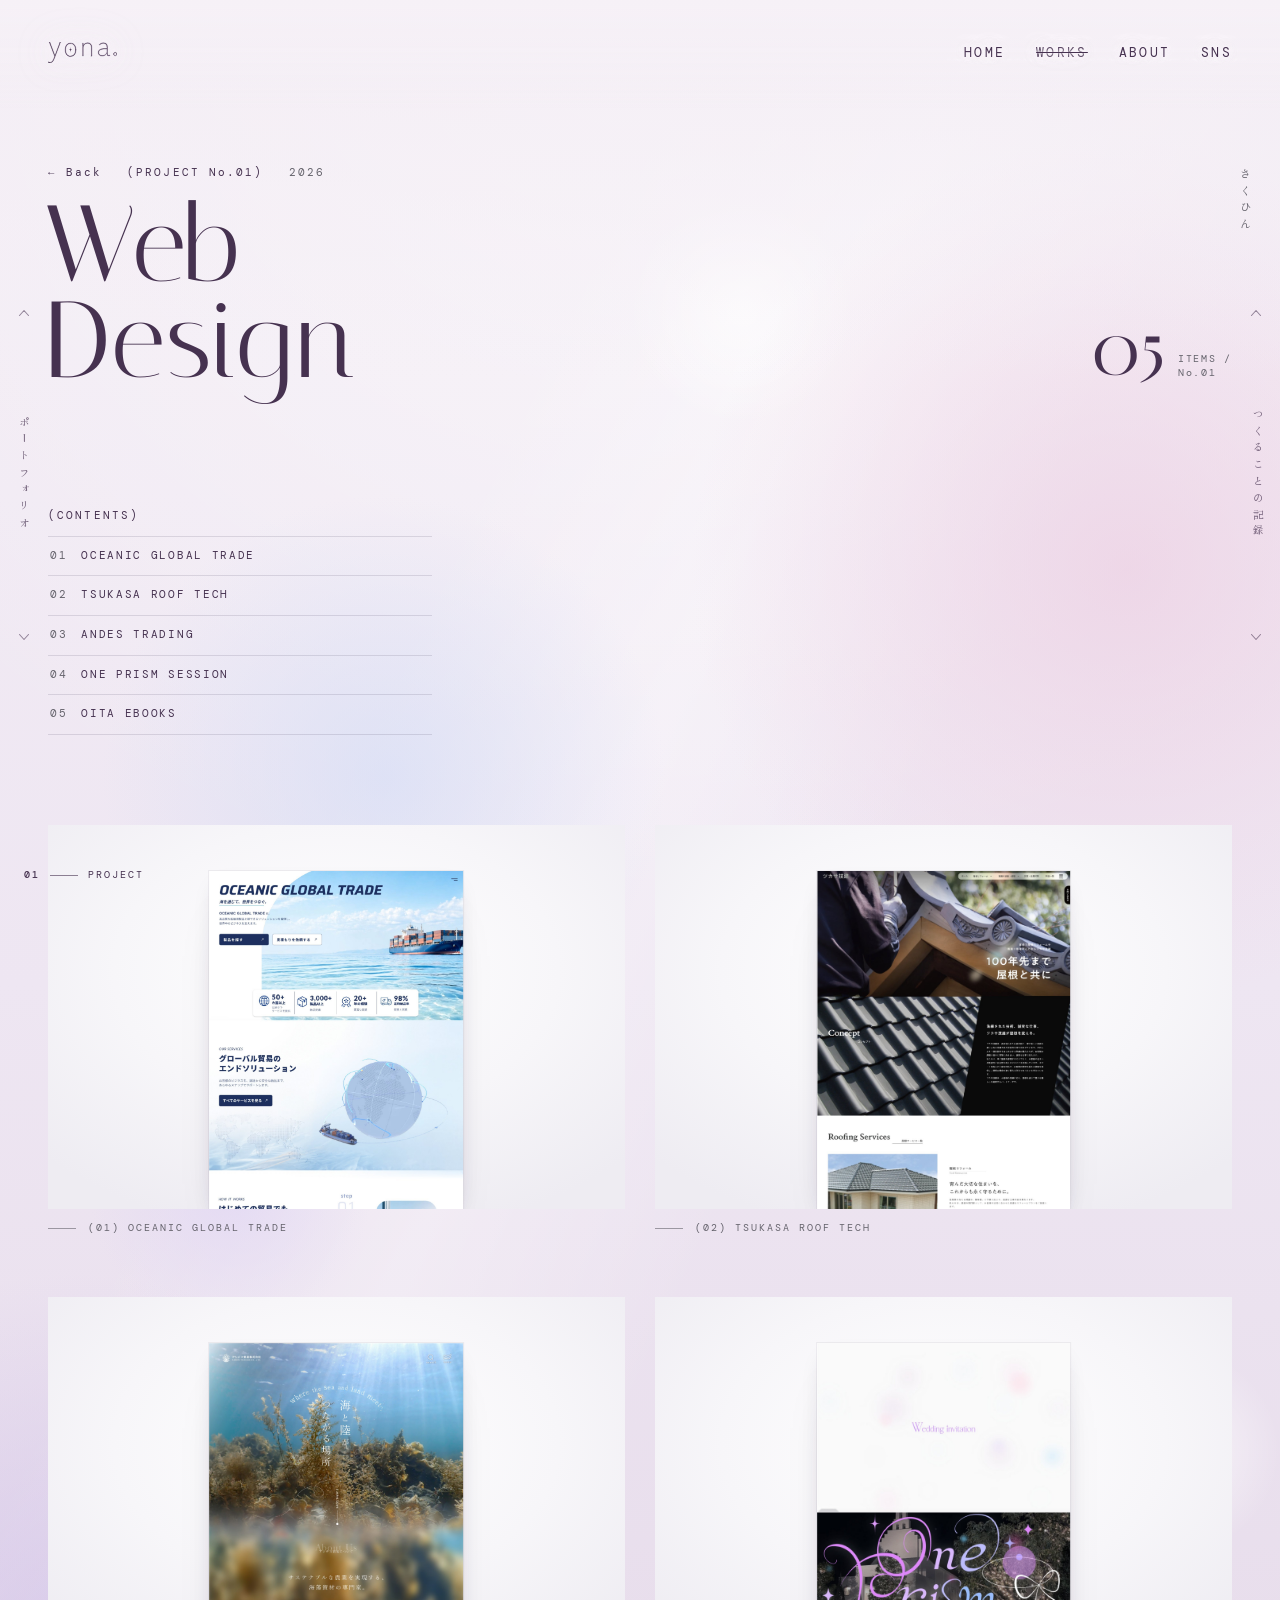
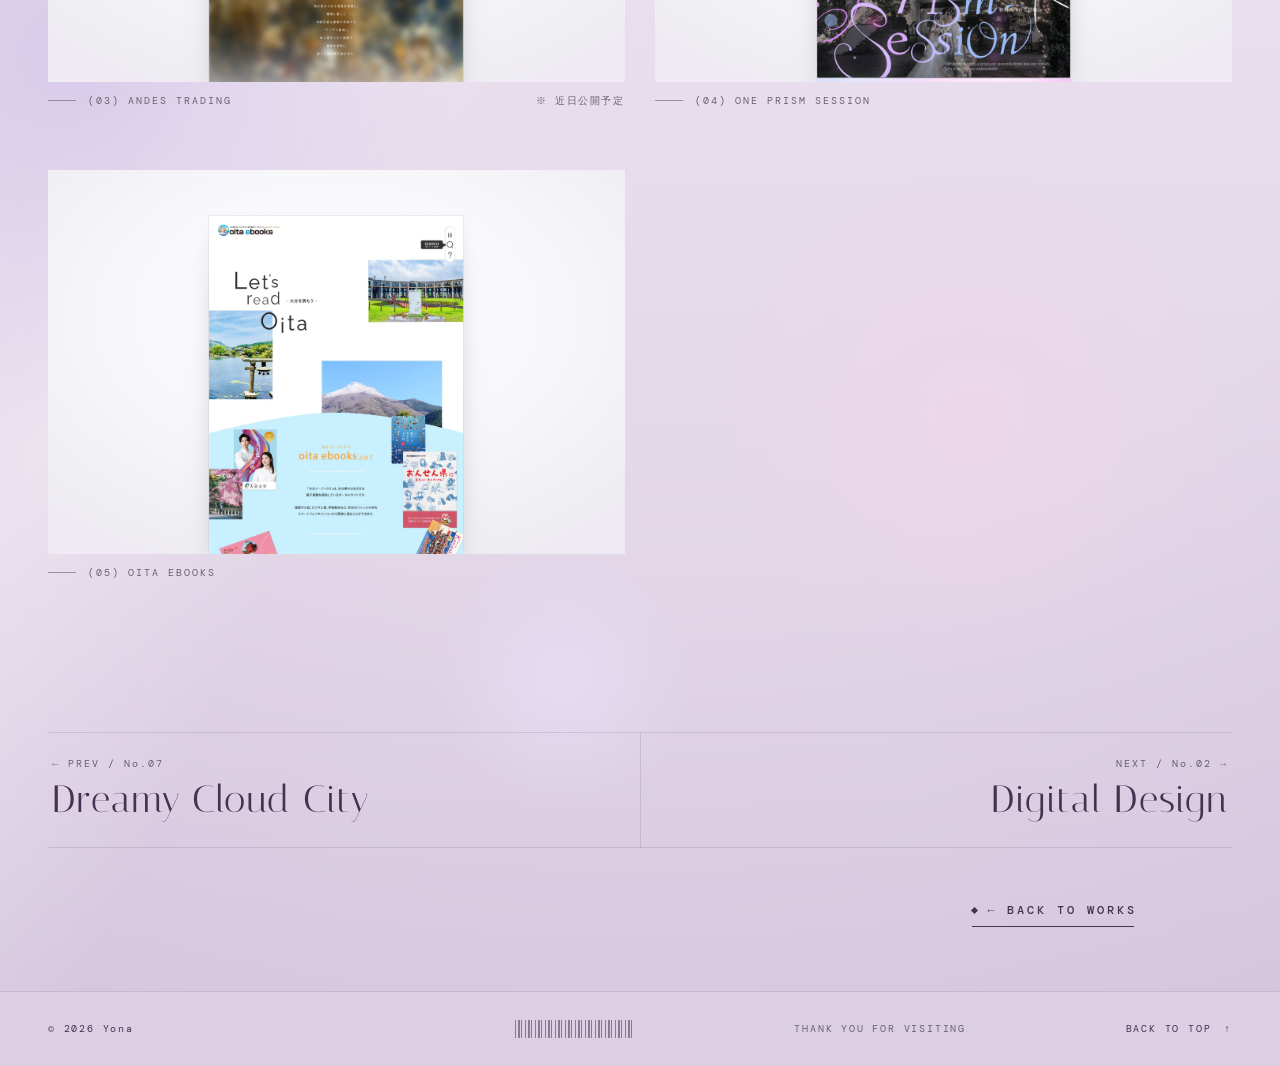
<file: work-02.html>
<!DOCTYPE html>
<html lang="ja" class="is-scrolled">
<head>
  <meta charset="UTF-8">
  <meta name="viewport" content="width=device-width, initial-scale=1, viewport-fit=cover">
  <title>Web Design — Yona</title>
  <meta name="description" content="Webデザイン、バナー、動画用イラストのまとめです。見る人が画面のどこに目を向けるかを考えながら、伝えたいことがひと目で届くデザインを目指しています。">
  <!-- ファビコン(ブラウザのタブのアイコン)。画像は images/favicon.svg と favicon.ico / iPhoneのホーム画面用は images/apple-touch-icon.png -->
  <link rel="icon" href="images/favicon.svg" type="image/svg+xml">
  <link rel="icon" href="favicon.ico" sizes="any">
  <link rel="apple-touch-icon" href="images/apple-touch-icon.png">

  <link rel="preconnect" href="https://fonts.googleapis.com">
  <link rel="preconnect" href="https://fonts.gstatic.com" crossorigin>
  <link rel="stylesheet" href="https://fonts.googleapis.com/css2?family=Italiana&family=Zen+Kaku+Gothic+New:wght@400;500&family=Zen+Old+Mincho:wght@400;500&family=DM+Mono:wght@300;400;500&display=swap">

  <link rel="stylesheet" href="css/base.css">
  <link rel="stylesheet" href="css/sections.css">
  <link rel="stylesheet" href="css/work-detail.css">
</head>
<body>
  <!-- =============================================================
       作品ページ No.01(Webデザイン)
       ・中の作品は <article class="piece"> 1つ分ずつ。画像1枚 + 見出し + 短い説明
         増やすときは1つ分コピーして、id(piece-4 …)と上の一覧(detail-toc)にも1行足す
       ・画像は images/works/detail/ に 02-banner-web-1-webdesign.jpg、02-banner-web-2-banner.jpg、02-banner-web-3-illustration.jpg を置けば表示される
       ・画像の形は detail__frame--wide(横長)/ --arch(アーチ)/ --square(まる)。付け替えれば形が変わる
         (どの形でも見た目の大きさがそろうようにしてある。全体の大きさは work-detail.css の .piece の --a)
       ============================================================= -->

  <!-- ===== ヘッダー(トップと同じ) ===== -->
  <header class="site-header">
    <a class="site-logo" href="index.html"><img src="images/logo-hero.svg" alt="Yona" width="247" height="74"></a>
    <nav class="site-nav" aria-label="メインメニュー">
      <a href="index.html" data-nav="top">Home</a>
      <a href="index.html#work-02" data-nav="works" class="is-current">Works</a>
      <a href="index.html#about" data-nav="about">About</a>
      <a href="index.html#sns" data-nav="sns">SNS</a>
    </nav>
  </header>

  <!-- ===== 画面のふちの飾り(固定) ===== -->
  <div class="frame" aria-hidden="true">
    <span class="frame__plus" style="--x: 0; --y: 34%"></span>
    <span class="frame__plus" style="--x: 0; --y: 70%"></span>
    <span class="frame__plus" style="--x: 1; --y: 34%"></span>
    <span class="frame__plus" style="--x: 1; --y: 70%"></span>
    <span class="frame__v frame__v--l">ポートフォリオ</span>
    <span class="frame__v frame__v--r">つくることの記録</span>
    <span class="frame__index"><b>01</b><i></i><span>Project</span></span>
  </div>

  <main class="content content--page">
    <section class="section">
      <header class="sec-head detail-head">
        <p class="sec-head__label" data-reveal><a class="back" href="index.html#work-02">← Back</a>(PROJECT No.01) <span>2026</span></p>
        <h1 class="sec-head__title" data-reveal>Web<br>Design</h1>
        <p class="sec-head__count" data-reveal><b>05</b><span>ITEMS /<br>No.01</span></p>
        <p class="sec-head__v" aria-hidden="true">さくひん</p>
      </header>

      <!-- 中の作品の一覧 -->
      <div class="detail-intro detail-intro--toc-only">
        <div class="detail-toc-wrap" data-reveal>
          <p class="detail-toc-label">(CONTENTS)</p>
          <ul class="detail-toc">
            <li><a href="#piece-1"><span>01</span>Oceanic Global Trade</a></li>
            <li><a href="#piece-2"><span>02</span>Tsukasa Roof Tech</a></li>
            <li><a href="#piece-3"><span>03</span>Andes Trading</a></li>
            <li><a href="#piece-4"><span>04</span>One Prism Session</a></li>
            <li><a href="#piece-5"><span>05</span>Oita ebooks</a></li>
          </ul>
        </div>
      </div>

      <!-- 作品の一覧(2列)。白い背景の上に、各サイトのトップページの画像を置いた形
           ・トップの画像:images/works/detail/02-top-1-oceanic.jpg … 02-top-4-oneprism.jpg を同じ名前で置き換えれば変わる
           ・画像を押したときに大きく出る画像:data-full="…"(縦に長い画像はスクロールで全部見られる)
           ・トップの画像は 02-top-5-oita.jpg まで。スクロールで見る画像は 02-full-1-oceanic.jpg・02-full-5-oita.jpg など -->
      <div class="sites">
        <!-- 01:船舶用品専門商社 コーポレートサイト(STUDIO・Blender) -->
        <article class="site" id="piece-1">
          <figure class="piece__fig site__fig" data-reveal>
            <div class="detail__frame site__frame site__frame--page" data-label="TOP IMAGE 01" data-full="images/works/detail/02-full-1-oceanic.jpg">
              <img class="site__shot" src="images/works/detail/02-full-1-oceanic.jpg" alt="OCEANIC GLOBAL TRADE トップページ" data-detail-img>
            </div>
            <figcaption class="detail__cap">(01) Oceanic Global Trade</figcaption>
          </figure>
          <h2 class="piece__title visually-hidden">Oceanic Global Trade</h2>
          <p class="piece__jp visually-hidden">船舶用品専門商社 コーポレートサイト(STUDIO・Blender)</p>
        </article>
        <!-- 02:ツカサ技建 コーポレートサイト(STUDIO・CMS) -->
        <article class="site" id="piece-2">
          <figure class="piece__fig site__fig" data-reveal>
            <div class="detail__frame site__frame site__frame--page" data-label="TOP IMAGE 02" data-full="images/works/detail/02-banner-web-4-studio-site.jpg">
              <img class="site__shot" src="images/works/detail/02-banner-web-4-studio-site.jpg" alt="ツカサ技建 トップページ" data-detail-img>
            </div>
            <figcaption class="detail__cap">(02) Tsukasa Roof Tech</figcaption>
          </figure>
          <h2 class="piece__title visually-hidden">Tsukasa Roof Tech</h2>
          <p class="piece__jp visually-hidden">ツカサ技建 コーポレートサイト(STUDIO・CMS)</p>
        </article>
        <!-- 03:アンデス貿易 Webデザイン(デザインのみ) -->
        <article class="site" id="piece-3">
          <figure class="piece__fig site__fig" data-reveal>
            <div class="detail__frame site__frame site__frame--page" data-label="TOP IMAGE 03" data-full="images/works/detail/02-full-3-andes.jpg">
              <img class="site__shot" src="images/works/detail/02-banner-web-5-andes-site.jpg" alt="アンデス貿易 トップページ" data-detail-img>
            </div>
            <figcaption class="detail__cap">(03) Andes Trading <span class="site__note">※ 近日公開予定</span></figcaption>
          </figure>
          <h2 class="piece__title visually-hidden">Andes Trading</h2>
          <p class="piece__jp visually-hidden">アンデス貿易 Webデザイン(デザインのみ)</p>
        </article>
        <!-- 04:結婚式 Web招待状(STUDIO) -->
        <article class="site" id="piece-4">
          <figure class="piece__fig site__fig" data-reveal>
            <div class="detail__frame site__frame site__frame--page" data-label="TOP IMAGE 04" data-full="images/works/detail/02-full-4-oneprism.jpg">
              <img class="site__shot" src="images/works/detail/02-full-4-oneprism.jpg" alt="ONE PRISM SESSION トップページ" data-detail-img>
            </div>
            <figcaption class="detail__cap">(04) One Prism Session</figcaption>
          </figure>
          <h2 class="piece__title visually-hidden">One Prism Session</h2>
          <p class="piece__jp visually-hidden">結婚式 Web招待状(STUDIO)</p>
        </article>
        <!-- 05:大分イーブックス(大分県内の電子書籍ポータルサイト) -->
        <article class="site" id="piece-5">
          <figure class="piece__fig site__fig" data-reveal>
            <div class="detail__frame site__frame site__frame--page" data-label="TOP IMAGE 05" data-full="images/works/detail/02-full-5-oita-all.jpg">
              <img class="site__shot" src="images/works/detail/02-full-5-oita.jpg" alt="大分イーブックス トップページ" data-detail-img>
            </div>
            <figcaption class="detail__cap">(05) Oita ebooks</figcaption>
          </figure>
          <h2 class="piece__title visually-hidden">Oita ebooks</h2>
          <p class="piece__jp visually-hidden">大分イーブックス 電子書籍ポータルサイト</p>
        </article>
      </div>

      <!-- ほかの作品へ -->
      <nav class="detail-pager" aria-label="ほかの作品" data-reveal>
        <a href="work-10.html"><small>← PREV / No.07</small><b>Dreamy Cloud City</b></a>
        <a href="work-09.html"><small>NEXT / No.02 →</small><b>Digital Design</b></a>
      </nav>
      <div class="detail-back" data-reveal>
        <a class="btn btn--ink btn--flip" href="index.html#work-02"><span class="btn__roll"><span>← Back to works</span><span aria-hidden="true">← Back to works</span></span></a>
      </div>
    </section>
  </main>

  <footer class="site-footer">
    <p class="site-footer__copy">© <span data-year></span> Yona</p>
    <span class="site-footer__bars" aria-hidden="true"></span>
    <p class="site-footer__thanks">THANK YOU FOR VISITING</p>
    <a class="site-footer__top" href="#">BACK TO TOP <i>↑</i></a>
  </footer>

  <script src="js/work-detail.js"></script>
</body>
</html>
</file>
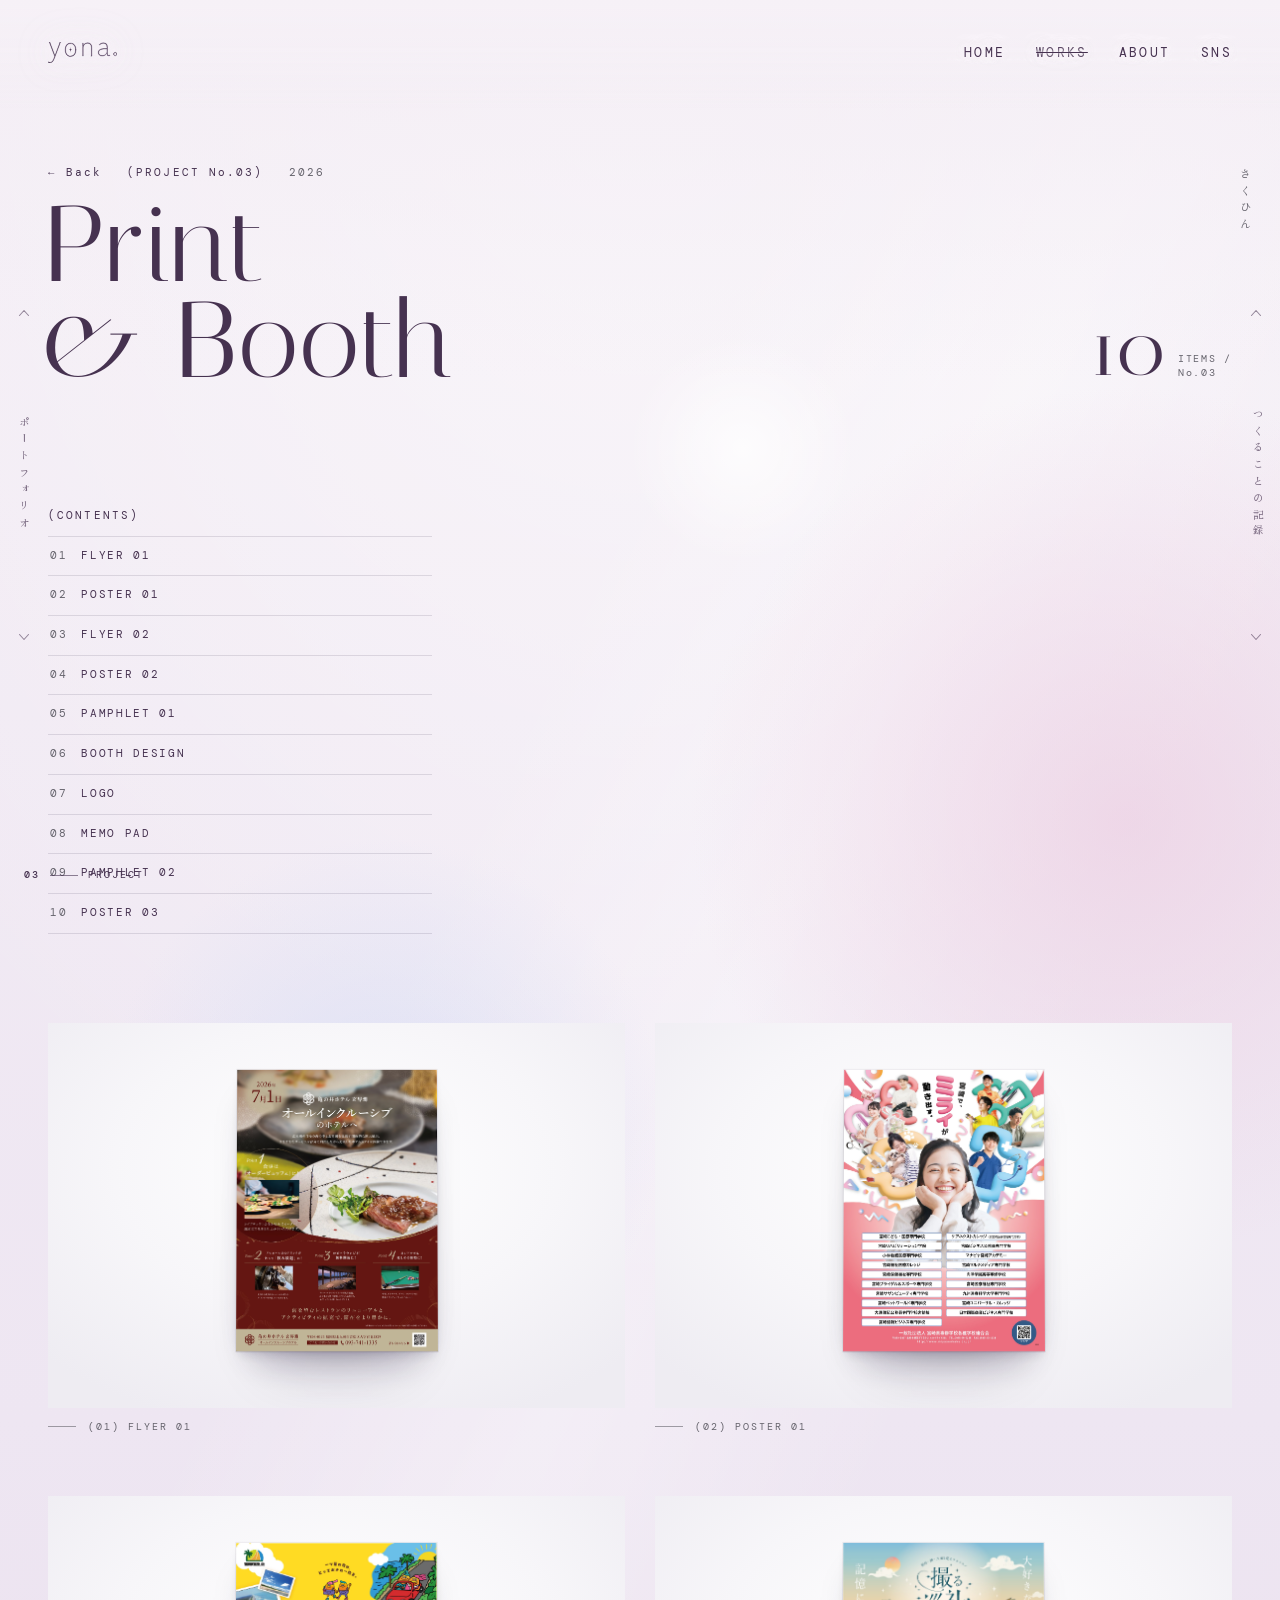
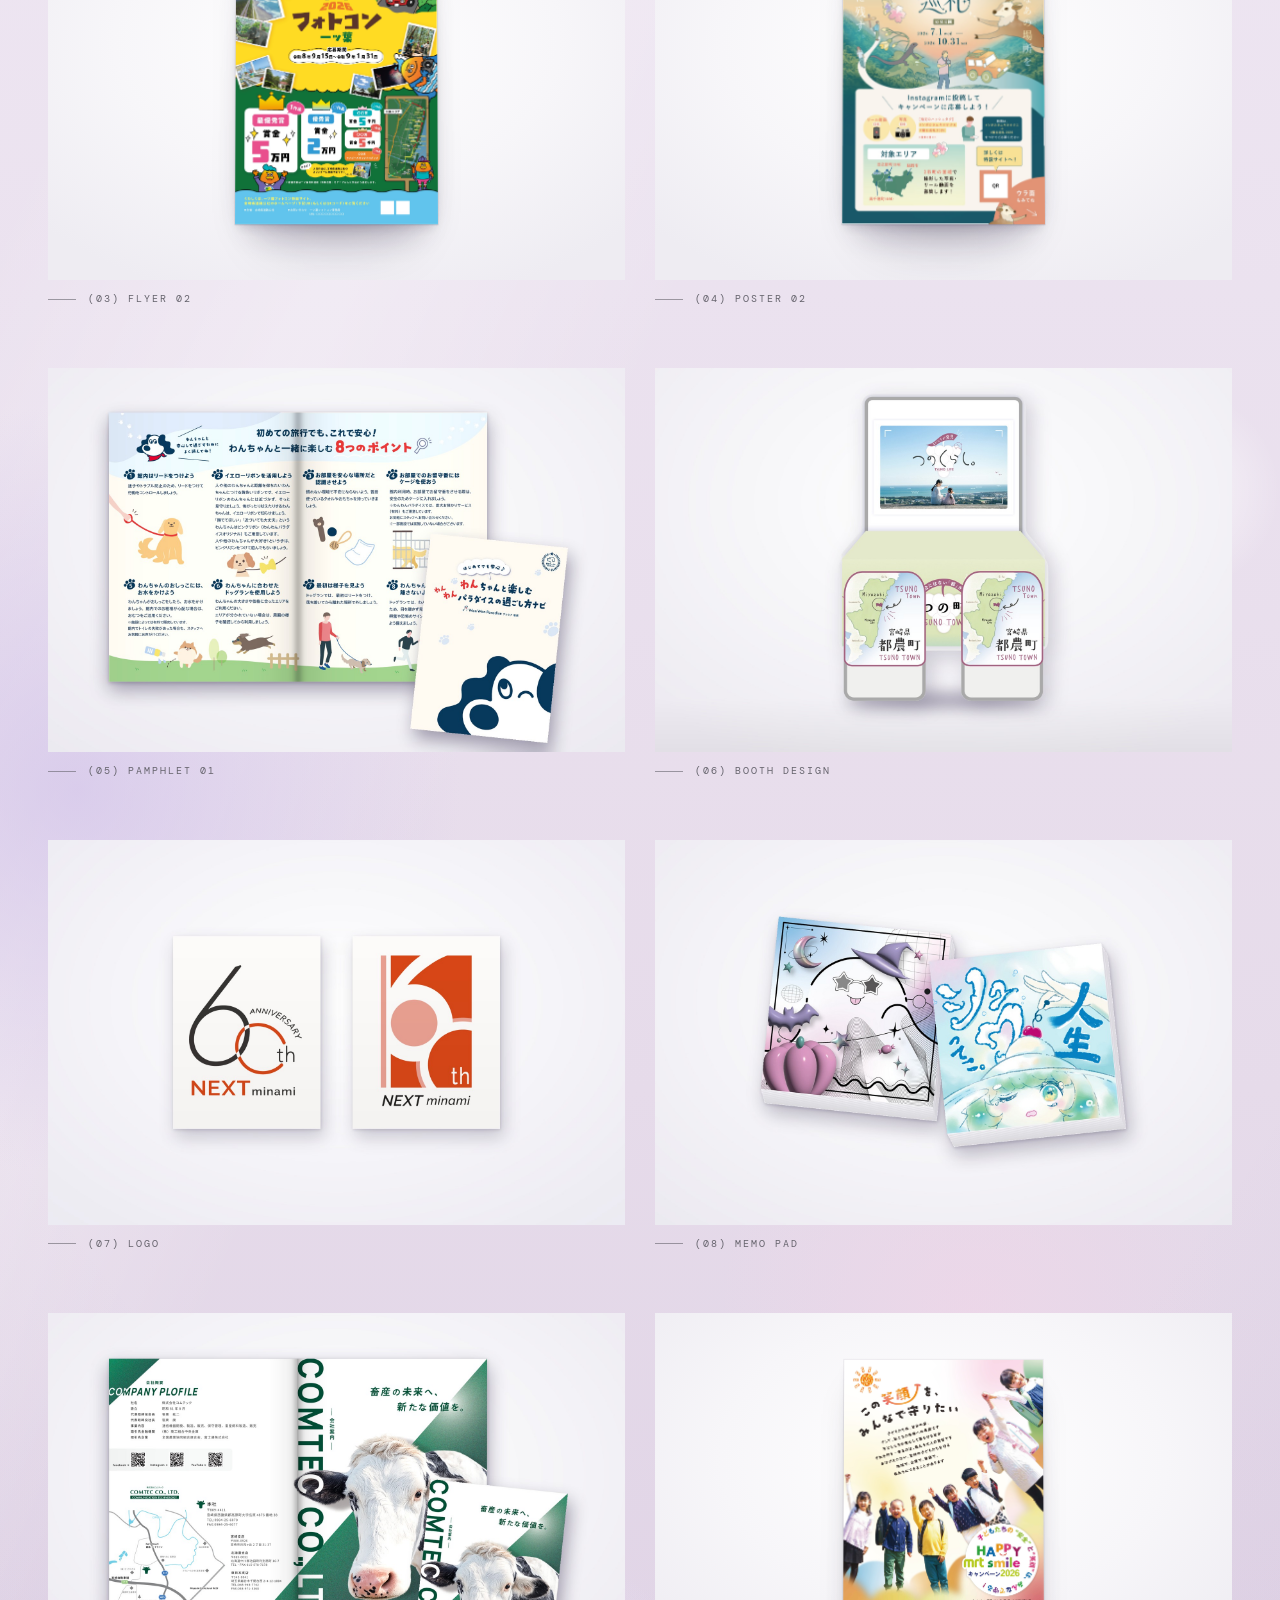
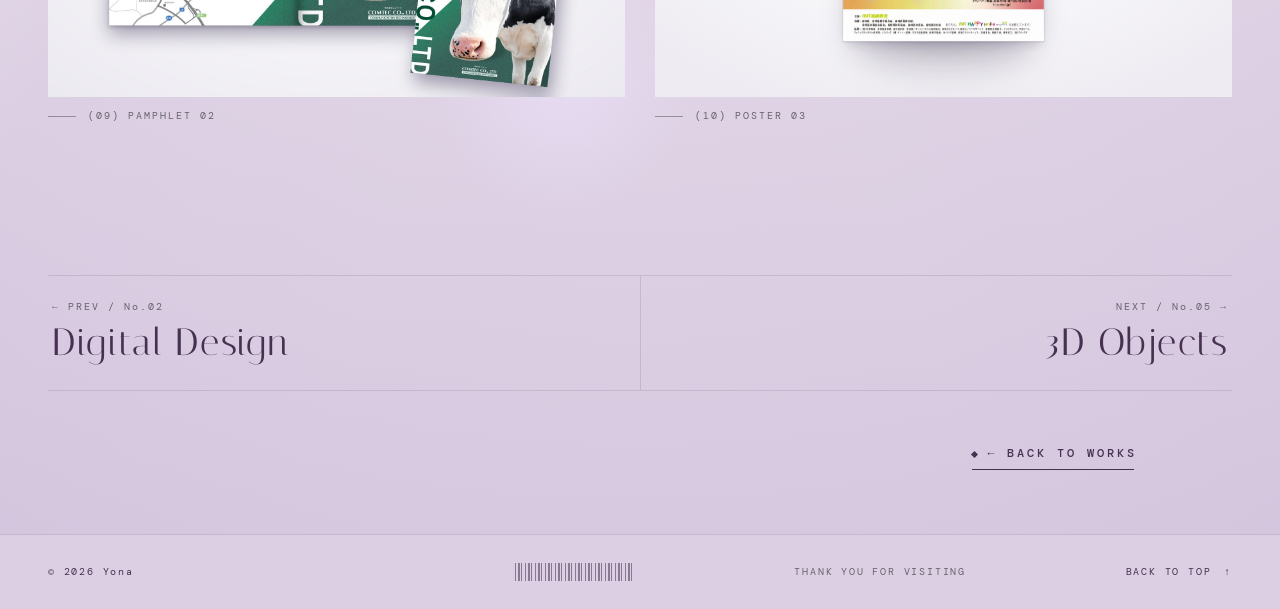
<file: work-03.html>
<!DOCTYPE html>
<html lang="ja" class="is-scrolled">
<head>
  <meta charset="UTF-8">
  <meta name="viewport" content="width=device-width, initial-scale=1, viewport-fit=cover">
  <title>Print & Booth — Yona</title>
  <meta name="description" content="チラシ・ポスター・パンフレットなどの紙媒体と、ブースのデザインのまとめです。情報の順番と余白を整理し、見る人が迷わず受け取れる形に組み立てています。">
  <!-- ファビコン(ブラウザのタブのアイコン)。画像は images/favicon.svg と favicon.ico / iPhoneのホーム画面用は images/apple-touch-icon.png -->
  <link rel="icon" href="images/favicon.svg" type="image/svg+xml">
  <link rel="icon" href="favicon.ico" sizes="any">
  <link rel="apple-touch-icon" href="images/apple-touch-icon.png">

  <link rel="preconnect" href="https://fonts.googleapis.com">
  <link rel="preconnect" href="https://fonts.gstatic.com" crossorigin>
  <link rel="stylesheet" href="https://fonts.googleapis.com/css2?family=Italiana&family=Zen+Kaku+Gothic+New:wght@400;500&family=Zen+Old+Mincho:wght@400;500&family=DM+Mono:wght@300;400;500&display=swap">

  <link rel="stylesheet" href="css/base.css">
  <link rel="stylesheet" href="css/sections.css">
  <link rel="stylesheet" href="css/work-detail.css">
</head>
<body>
  <!-- =============================================================
       作品ページ No.03(パンフレット・チラシ・ブースデザイン等)
       ・中の作品は <article class="piece"> 1つ分ずつ。画像1枚 + 見出し + 短い説明
         増やすときは1つ分コピーして、id(piece-4 …)と上の一覧(detail-toc)にも1行足す
       ・画像は images/works/detail/ に 03-print-booth-1-print.jpg、03-print-booth-2-booth.jpg を置けば表示される
       ・画像の形は detail__frame--wide(横長)/ --arch(アーチ)/ --square(まる)。付け替えれば形が変わる
         (どの形でも見た目の大きさがそろうようにしてある。全体の大きさは work-detail.css の .piece の --a)
       ============================================================= -->

  <!-- ===== ヘッダー(トップと同じ) ===== -->
  <header class="site-header">
    <a class="site-logo" href="index.html"><img src="images/logo-hero.svg" alt="Yona" width="247" height="74"></a>
    <nav class="site-nav" aria-label="メインメニュー">
      <a href="index.html" data-nav="top">Home</a>
      <a href="index.html#work-03" data-nav="works" class="is-current">Works</a>
      <a href="index.html#about" data-nav="about">About</a>
      <a href="index.html#sns" data-nav="sns">SNS</a>
    </nav>
  </header>

  <!-- ===== 画面のふちの飾り(固定) ===== -->
  <div class="frame" aria-hidden="true">
    <span class="frame__plus" style="--x: 0; --y: 34%"></span>
    <span class="frame__plus" style="--x: 0; --y: 70%"></span>
    <span class="frame__plus" style="--x: 1; --y: 34%"></span>
    <span class="frame__plus" style="--x: 1; --y: 70%"></span>
    <span class="frame__v frame__v--l">ポートフォリオ</span>
    <span class="frame__v frame__v--r">つくることの記録</span>
    <span class="frame__index"><b>03</b><i></i><span>Project</span></span>
  </div>

  <main class="content content--page">
    <section class="section">
      <header class="sec-head detail-head">
        <p class="sec-head__label" data-reveal><a class="back" href="index.html#work-03">← Back</a>(PROJECT No.03) <span>2026</span></p>
        <h1 class="sec-head__title" data-reveal>Print<br>&amp; Booth</h1>
        <p class="sec-head__count" data-reveal><b>10</b><span>ITEMS /<br>No.03</span></p>
        <p class="sec-head__v" aria-hidden="true">さくひん</p>
      </header>

      <!-- 中の作品の一覧 -->
      <div class="detail-intro detail-intro--toc-only">
        <div class="detail-toc-wrap" data-reveal>
          <p class="detail-toc-label">(CONTENTS)</p>
          <ul class="detail-toc">
            <li><a href="#piece-1"><span>01</span>Flyer 01</a></li>
            <li><a href="#piece-2"><span>02</span>Poster 01</a></li>
            <li><a href="#piece-3"><span>03</span>Flyer 02</a></li>
            <li><a href="#piece-4"><span>04</span>Poster 02</a></li>
            <li><a href="#piece-5"><span>05</span>Pamphlet 01</a></li>
            <li><a href="#piece-6"><span>06</span>Booth Design</a></li>
            <li><a href="#piece-7"><span>07</span>Logo</a></li>
            <li><a href="#piece-8"><span>08</span>Memo Pad</a></li>
            <li><a href="#piece-9"><span>09</span>Pamphlet 02</a></li>
            <li><a href="#piece-10"><span>10</span>Poster 03</a></li>
          </ul>
        </div>
      </div>

      <!-- 作品の一覧(2列)。白い背景の中央に作品を置いた形。押すと大きく表示される -->
      <div class="sites">
        <article class="site" id="piece-1">
          <figure class="piece__fig site__fig" data-reveal>
            <div class="detail__frame site__frame" data-label="IMAGE 01">
              <img class="site__shot" src="images/works/detail/03-print-1-kamenoi.jpg" alt="チラシ「亀の井ホテル 玄界灘」" loading="lazy" data-detail-img>
            </div>
            <figcaption class="detail__cap">(01) Flyer 01</figcaption>
          </figure>
          <h2 class="piece__title visually-hidden">Flyer 01</h2>
          <p class="piece__jp visually-hidden">チラシ「亀の井ホテル 玄界灘」</p>
        </article>
        <article class="site" id="piece-2">
          <figure class="piece__fig site__fig" data-reveal>
            <div class="detail__frame site__frame" data-label="IMAGE 02">
              <img class="site__shot" src="images/works/detail/03-print-2-school.jpg" alt="ポスター「宮崎で、ミライが動き出す。」" loading="lazy" data-detail-img>
            </div>
            <figcaption class="detail__cap">(02) Poster 01</figcaption>
          </figure>
          <h2 class="piece__title visually-hidden">Poster 01</h2>
          <p class="piece__jp visually-hidden">ポスター「宮崎で、ミライが動き出す。」</p>
        </article>
        <article class="site" id="piece-3">
          <figure class="piece__fig site__fig" data-reveal>
            <div class="detail__frame site__frame" data-label="IMAGE 03">
              <img class="site__shot" src="images/works/detail/03-print-3-photocon.jpg" alt="チラシ「フォトコン 一ツ葉」" loading="lazy" data-detail-img>
            </div>
            <figcaption class="detail__cap">(03) Flyer 02</figcaption>
          </figure>
          <h2 class="piece__title visually-hidden">Flyer 02</h2>
          <p class="piece__jp visually-hidden">チラシ「フォトコン 一ツ葉」</p>
        </article>
        <article class="site" id="piece-4">
          <figure class="piece__fig site__fig" data-reveal>
            <div class="detail__frame site__frame" data-label="IMAGE 04">
              <img class="site__shot" src="images/works/detail/03-print-4-torujunrei.jpg" alt="ポスター「撮る巡礼」" loading="lazy" data-detail-img>
            </div>
            <figcaption class="detail__cap">(04) Poster 02</figcaption>
          </figure>
          <h2 class="piece__title visually-hidden">Poster 02</h2>
          <p class="piece__jp visually-hidden">ポスター「撮る巡礼」</p>
        </article>
        <article class="site" id="piece-5">
          <figure class="piece__fig site__fig" data-reveal>
            <div class="detail__frame site__frame site__frame--full" data-label="IMAGE 05" data-full="images/works/detail/03-print-5-pamphlet-full.jpg">
              <img class="site__shot" src="images/works/detail/03-print-5-pamphlet.jpg" alt="パンフレット「わんわんパラダイスの過ごし方ナビ」(表面・中面)" loading="lazy" data-detail-img>
            </div>
            <figcaption class="detail__cap">(05) Pamphlet 01</figcaption>
          </figure>
          <h2 class="piece__title visually-hidden">Pamphlet 01</h2>
          <p class="piece__jp visually-hidden">パンフレット「わんわんパラダイスの過ごし方ナビ」(表面・中面)</p>
        </article>
        <article class="site" id="piece-6">
          <figure class="piece__fig site__fig" data-reveal>
            <div class="detail__frame site__frame site__frame--full" data-label="IMAGE 06" data-full="images/works/detail/03-print-booth-full.jpg">
              <img class="site__shot" src="images/works/detail/03-print-booth-2-booth-v2.jpg" alt="ブースデザイン" loading="lazy" data-detail-img>
            </div>
            <figcaption class="detail__cap">(06) Booth Design</figcaption>
          </figure>
          <h2 class="piece__title visually-hidden">Booth Design</h2>
          <p class="piece__jp visually-hidden">ブースデザイン</p>
        </article>
        <article class="site" id="piece-7">
          <figure class="piece__fig site__fig" data-reveal>
            <div class="detail__frame site__frame site__frame--full" data-label="IMAGE 07" data-full="images/works/detail/03-print-7-logo-full.jpg">
              <img class="site__shot" src="images/works/detail/03-print-7-logo.jpg" alt="周年ロゴ(2種類)" loading="lazy" data-detail-img>
            </div>
            <figcaption class="detail__cap">(07) Logo</figcaption>
          </figure>
          <h2 class="piece__title visually-hidden">Logo</h2>
          <p class="piece__jp visually-hidden">会社の周年ロゴ(2種類)</p>
        </article>
        <article class="site" id="piece-8">
          <figure class="piece__fig site__fig" data-reveal>
            <div class="detail__frame site__frame site__frame--full" data-label="IMAGE 08">
              <img class="site__shot" src="images/works/detail/03-print-8-memo.jpg" alt="メモ帳デザイン" loading="lazy" data-detail-img>
            </div>
            <figcaption class="detail__cap">(08) Memo Pad</figcaption>
          </figure>
          <h2 class="piece__title visually-hidden">Memo Pad</h2>
          <p class="piece__jp visually-hidden">メモ帳デザイン</p>
        </article>
        <article class="site" id="piece-9">
          <figure class="piece__fig site__fig" data-reveal>
            <div class="detail__frame site__frame site__frame--full" data-label="IMAGE 09" data-full="images/works/detail/03-print-9-pamphlet2-full.jpg">
              <img class="site__shot" src="images/works/detail/03-print-9-pamphlet2.jpg" alt="会社案内パンフレット(表面)" loading="lazy" data-detail-img>
            </div>
            <figcaption class="detail__cap">(09) Pamphlet 02</figcaption>
          </figure>
          <h2 class="piece__title visually-hidden">Pamphlet 02</h2>
          <p class="piece__jp visually-hidden">会社案内パンフレット(表面)</p>
        </article>
        <article class="site" id="piece-10">
          <figure class="piece__fig site__fig" data-reveal>
            <div class="detail__frame site__frame" data-label="IMAGE 10">
              <img class="site__shot" src="images/works/detail/03-print-10-poster-mrt.jpg" alt="ポスター「HAPPY mrt smile キャンペーン2026」" loading="lazy" data-detail-img>
            </div>
            <figcaption class="detail__cap">(10) Poster 03</figcaption>
          </figure>
          <h2 class="piece__title visually-hidden">Poster 03</h2>
          <p class="piece__jp visually-hidden">ポスター「HAPPY mrt smile キャンペーン2026」</p>
        </article>
      </div>


      <!-- ほかの作品へ -->
      <nav class="detail-pager" aria-label="ほかの作品" data-reveal>
        <a href="work-09.html"><small>← PREV / No.02</small><b>Digital Design</b></a>
        <a href="work-05.html"><small>NEXT / No.05 →</small><b>3D Objects</b></a>
      </nav>
      <div class="detail-back" data-reveal>
        <a class="btn btn--ink btn--flip" href="index.html#work-03"><span class="btn__roll"><span>← Back to works</span><span aria-hidden="true">← Back to works</span></span></a>
      </div>
    </section>
  </main>

  <footer class="site-footer">
    <p class="site-footer__copy">© <span data-year></span> Yona</p>
    <span class="site-footer__bars" aria-hidden="true"></span>
    <p class="site-footer__thanks">THANK YOU FOR VISITING</p>
    <a class="site-footer__top" href="#">BACK TO TOP <i>↑</i></a>
  </footer>

  <script src="js/work-detail.js"></script>
</body>
</html>
</file>
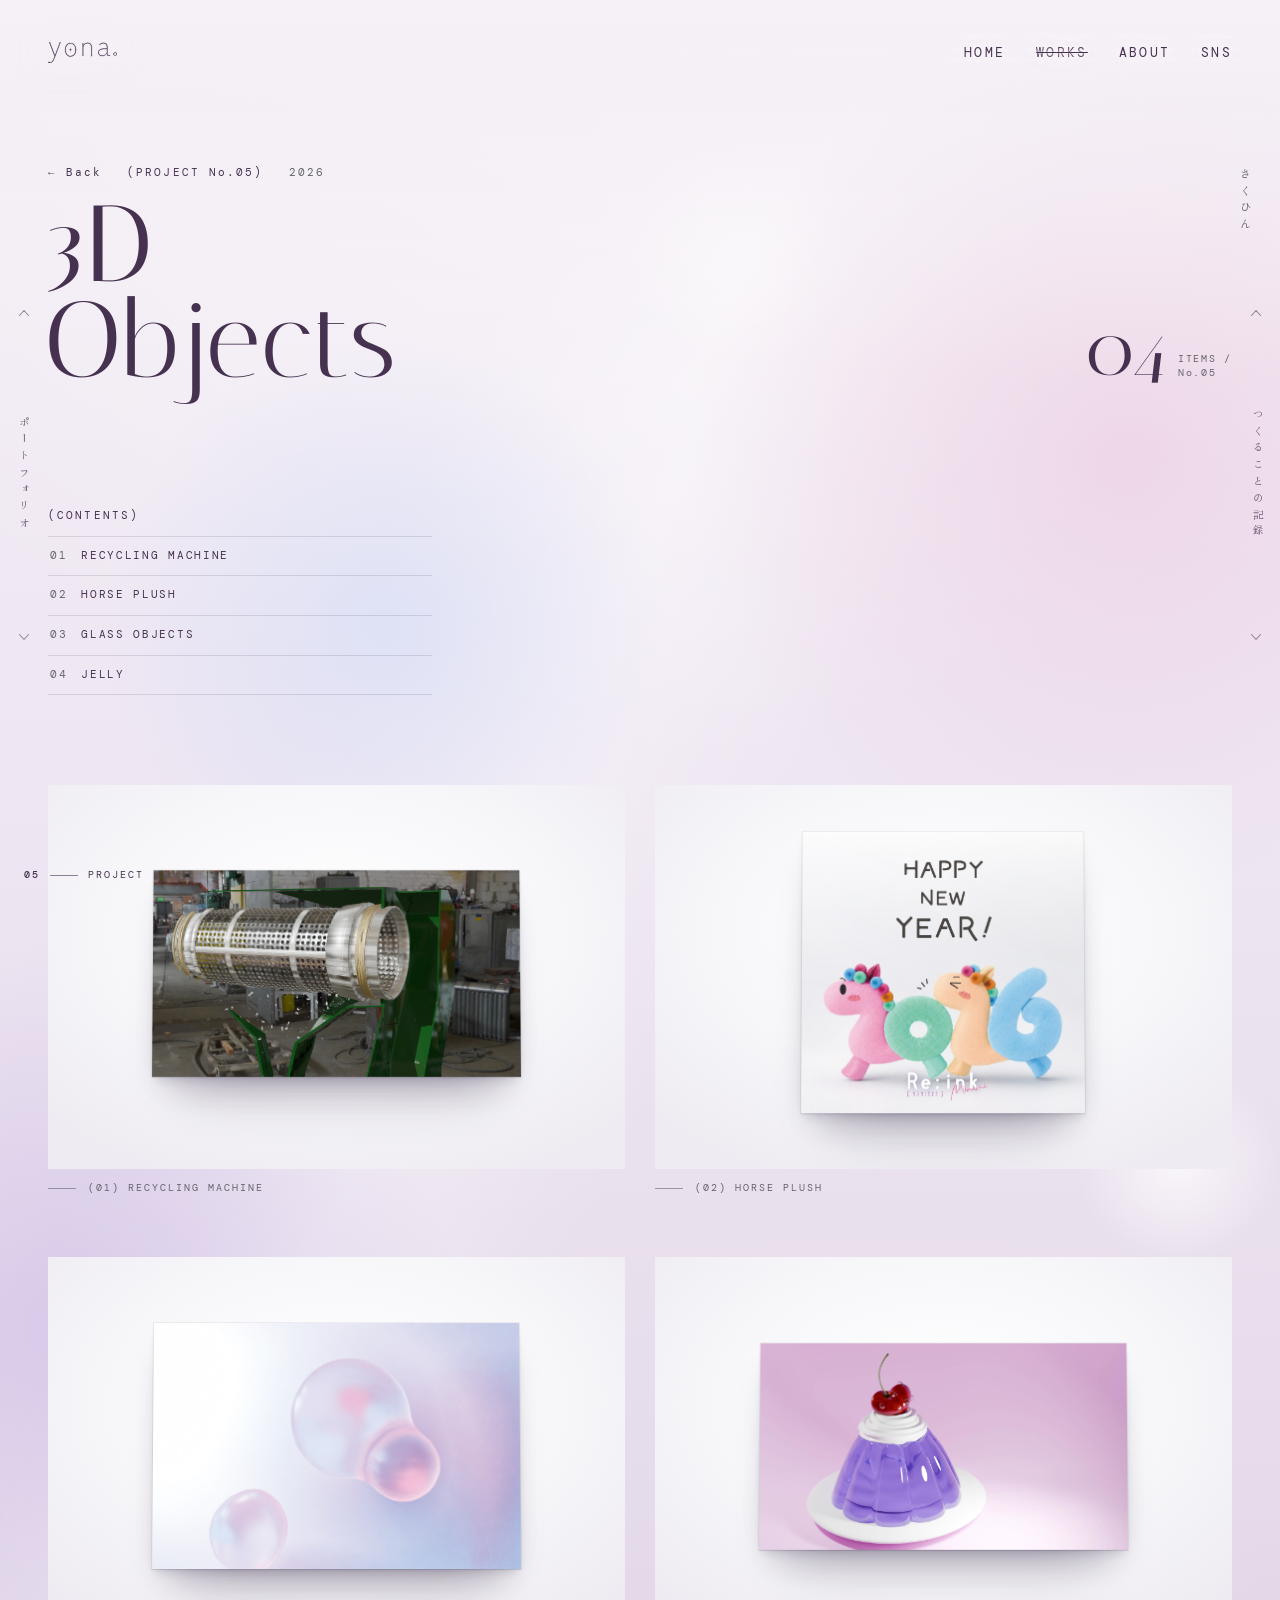
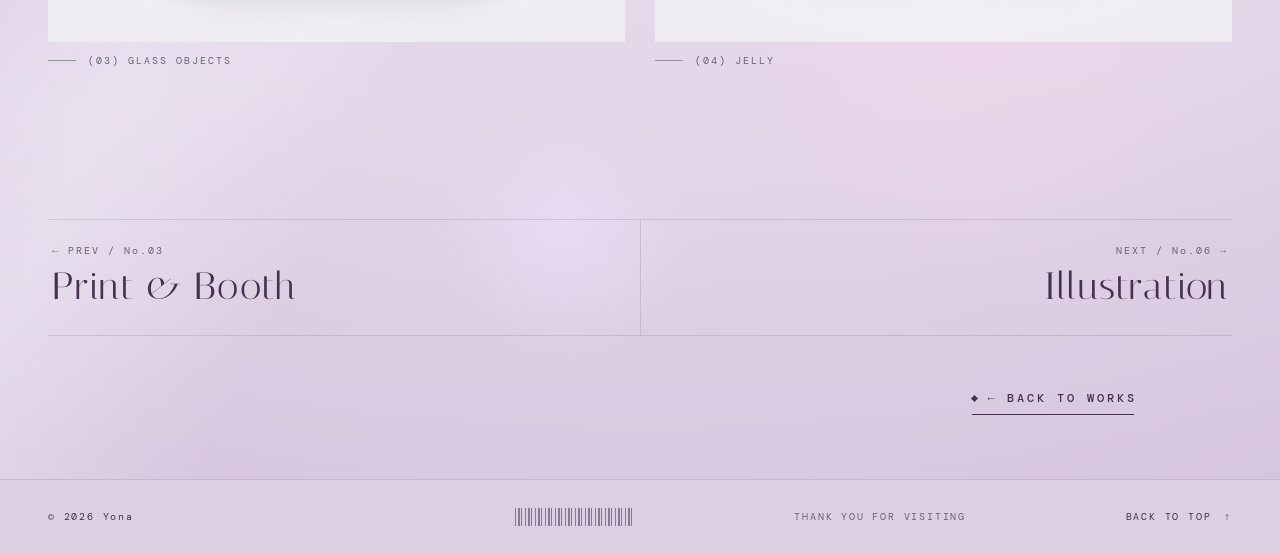
<file: work-05.html>
<!DOCTYPE html>
<html lang="ja" class="is-scrolled">
<head>
  <meta charset="UTF-8">
  <meta name="viewport" content="width=device-width, initial-scale=1, viewport-fit=cover">
  <title>3D Objects — Yona</title>
  <meta name="description" content="Blenderで制作した3Dオブジェクトのまとめです。金属の重さ、布のやわらかさ、ガラスの透明感と、質感のまったく違うモデルを、それぞれの素材がいちばんそれらしく見える光で仕上げました。">
  <!-- ファビコン(ブラウザのタブのアイコン)。画像は images/favicon.svg と favicon.ico / iPhoneのホーム画面用は images/apple-touch-icon.png -->
  <link rel="icon" href="images/favicon.svg" type="image/svg+xml">
  <link rel="icon" href="favicon.ico" sizes="any">
  <link rel="apple-touch-icon" href="images/apple-touch-icon.png">

  <link rel="preconnect" href="https://fonts.googleapis.com">
  <link rel="preconnect" href="https://fonts.gstatic.com" crossorigin>
  <link rel="stylesheet" href="https://fonts.googleapis.com/css2?family=Italiana&family=Zen+Kaku+Gothic+New:wght@400;500&family=Zen+Old+Mincho:wght@400;500&family=DM+Mono:wght@300;400;500&display=swap">

  <link rel="stylesheet" href="css/base.css">
  <link rel="stylesheet" href="css/sections.css">
  <link rel="stylesheet" href="css/work-detail.css">
</head>
<body>
  <!-- =============================================================
       作品ページ No.05(Blender 3Dオブジェクト)
       ・中の作品は <article class="piece"> 1つ分ずつ。画像1枚 + 見出し + 短い説明
         増やすときは1つ分コピーして、id(piece-4 …)と上の一覧(detail-toc)にも1行足す
       ・画像は images/works/detail/ に 05-3d-objects-2-horse-v2.jpg(ぬいぐるみ)、05-3d-objects-3-glass.jpg(ガラス)を置く
         動画は videos/ に 05-3d-objects-1-machine.mp4(機械)、05-3d-objects-4-jelly.mp4(ゼリー)を置く
         (動画の読み込み中に出す1コマは images/works/detail/ の -poster.jpg)
       ・画像の形は detail__frame--wide(横長)/ --arch(アーチ)/ --square(まる)。付け替えれば形が変わる
         (どの形でも見た目の大きさがそろうようにしてある。全体の大きさは work-detail.css の .piece の --a)
       ============================================================= -->

  <!-- ===== ヘッダー(トップと同じ) ===== -->
  <header class="site-header">
    <a class="site-logo" href="index.html"><img src="images/logo-hero.svg" alt="Yona" width="247" height="74"></a>
    <nav class="site-nav" aria-label="メインメニュー">
      <a href="index.html" data-nav="top">Home</a>
      <a href="index.html#work-05" data-nav="works" class="is-current">Works</a>
      <a href="index.html#about" data-nav="about">About</a>
      <a href="index.html#sns" data-nav="sns">SNS</a>
    </nav>
  </header>

  <!-- ===== 画面のふちの飾り(固定) ===== -->
  <div class="frame" aria-hidden="true">
    <span class="frame__plus" style="--x: 0; --y: 34%"></span>
    <span class="frame__plus" style="--x: 0; --y: 70%"></span>
    <span class="frame__plus" style="--x: 1; --y: 34%"></span>
    <span class="frame__plus" style="--x: 1; --y: 70%"></span>
    <span class="frame__v frame__v--l">ポートフォリオ</span>
    <span class="frame__v frame__v--r">つくることの記録</span>
    <span class="frame__index"><b>05</b><i></i><span>Project</span></span>
  </div>

  <main class="content content--page">
    <section class="section">
      <header class="sec-head detail-head">
        <p class="sec-head__label" data-reveal><a class="back" href="index.html#work-05">← Back</a>(PROJECT No.05) <span>2026</span></p>
        <h1 class="sec-head__title" data-reveal>3D<br>Objects</h1>
        <p class="sec-head__count" data-reveal><b>04</b><span>ITEMS /<br>No.05</span></p>
        <p class="sec-head__v" aria-hidden="true">さくひん</p>
      </header>

      <!-- 中の作品の一覧 -->
      <div class="detail-intro detail-intro--toc-only">
        <div class="detail-toc-wrap" data-reveal>
          <p class="detail-toc-label">(CONTENTS)</p>
          <ul class="detail-toc">
            <li><a href="#piece-1"><span>01</span>Recycling Machine</a></li>
            <li><a href="#piece-2"><span>02</span>Horse Plush</a></li>
            <li><a href="#piece-3"><span>03</span>Glass Objects</a></li>
            <li><a href="#piece-4"><span>04</span>Jelly</a></li>
          </ul>
        </div>
      </div>

      <!-- 作品の一覧(2列)。白い背景の中央に作品を置いた形。押すと大きく表示される -->
      <div class="sites">
        <article class="site" id="piece-1">
          <figure class="piece__fig site__fig" data-reveal>
            <div class="detail__frame site__frame" data-label="IMAGE 01">
              <video class="site__shot" src="videos/05-3d-objects-1-machine.mp4" poster="images/works/detail/05-3d-objects-1-machine-poster.jpg" autoplay muted loop playsinline preload="metadata" aria-label="リサイクル工場の機械"></video>
            </div>
            <figcaption class="detail__cap">(01) Recycling Machine</figcaption>
          </figure>
          <h2 class="piece__title visually-hidden">Recycling Machine</h2>
          <p class="piece__jp visually-hidden">リサイクル工場の機械</p>
        </article>
        <article class="site" id="piece-2">
          <figure class="piece__fig site__fig" data-reveal>
            <div class="detail__frame site__frame" data-label="IMAGE 02">
              <img class="site__shot" src="images/works/detail/05-3d-objects-2-horse-v2.jpg" alt="馬のぬいぐるみ" loading="lazy" data-detail-img>
            </div>
            <figcaption class="detail__cap">(02) Horse Plush</figcaption>
          </figure>
          <h2 class="piece__title visually-hidden">Horse Plush</h2>
          <p class="piece__jp visually-hidden">馬のぬいぐるみ</p>
        </article>
        <article class="site" id="piece-3">
          <figure class="piece__fig site__fig" data-reveal>
            <div class="detail__frame site__frame" data-label="IMAGE 03" data-full="images/works/detail/05-3d-objects-3-glass-full.jpg">
              <img class="site__shot" src="images/works/detail/05-3d-objects-3-glass.jpg" alt="光の反射の実験 ガラスオブジェクト" loading="lazy" data-detail-img>
            </div>
            <figcaption class="detail__cap">(03) Glass Objects</figcaption>
          </figure>
          <h2 class="piece__title visually-hidden">Glass Objects</h2>
          <p class="piece__jp visually-hidden">光の反射の実験 ガラスオブジェクト</p>
        </article>
        <article class="site" id="piece-4">
          <figure class="piece__fig site__fig" data-reveal>
            <div class="detail__frame site__frame" data-label="IMAGE 04">
              <video class="site__shot" src="videos/05-3d-objects-4-jelly.mp4" poster="images/works/detail/05-3d-objects-4-jelly-poster.jpg" autoplay muted loop playsinline preload="metadata" aria-label="ゼリー(アニメーション)"></video>
            </div>
            <figcaption class="detail__cap">(04) Jelly</figcaption>
          </figure>
          <h2 class="piece__title visually-hidden">Jelly</h2>
          <p class="piece__jp visually-hidden">ゼリー(アニメーション)</p>
        </article>
      </div>


      <!-- ほかの作品へ -->
      <nav class="detail-pager" aria-label="ほかの作品" data-reveal>
        <a href="work-03.html"><small>← PREV / No.03</small><b>Print & Booth</b></a>
        <a href="work-08.html"><small>NEXT / No.06 →</small><b>Illustration</b></a>
      </nav>
      <div class="detail-back" data-reveal>
        <a class="btn btn--ink btn--flip" href="index.html#work-05"><span class="btn__roll"><span>← Back to works</span><span aria-hidden="true">← Back to works</span></span></a>
      </div>
    </section>
  </main>

  <footer class="site-footer">
    <p class="site-footer__copy">© <span data-year></span> Yona</p>
    <span class="site-footer__bars" aria-hidden="true"></span>
    <p class="site-footer__thanks">THANK YOU FOR VISITING</p>
    <a class="site-footer__top" href="#">BACK TO TOP <i>↑</i></a>
  </footer>

  <script src="js/work-detail.js"></script>
</body>
</html>
</file>
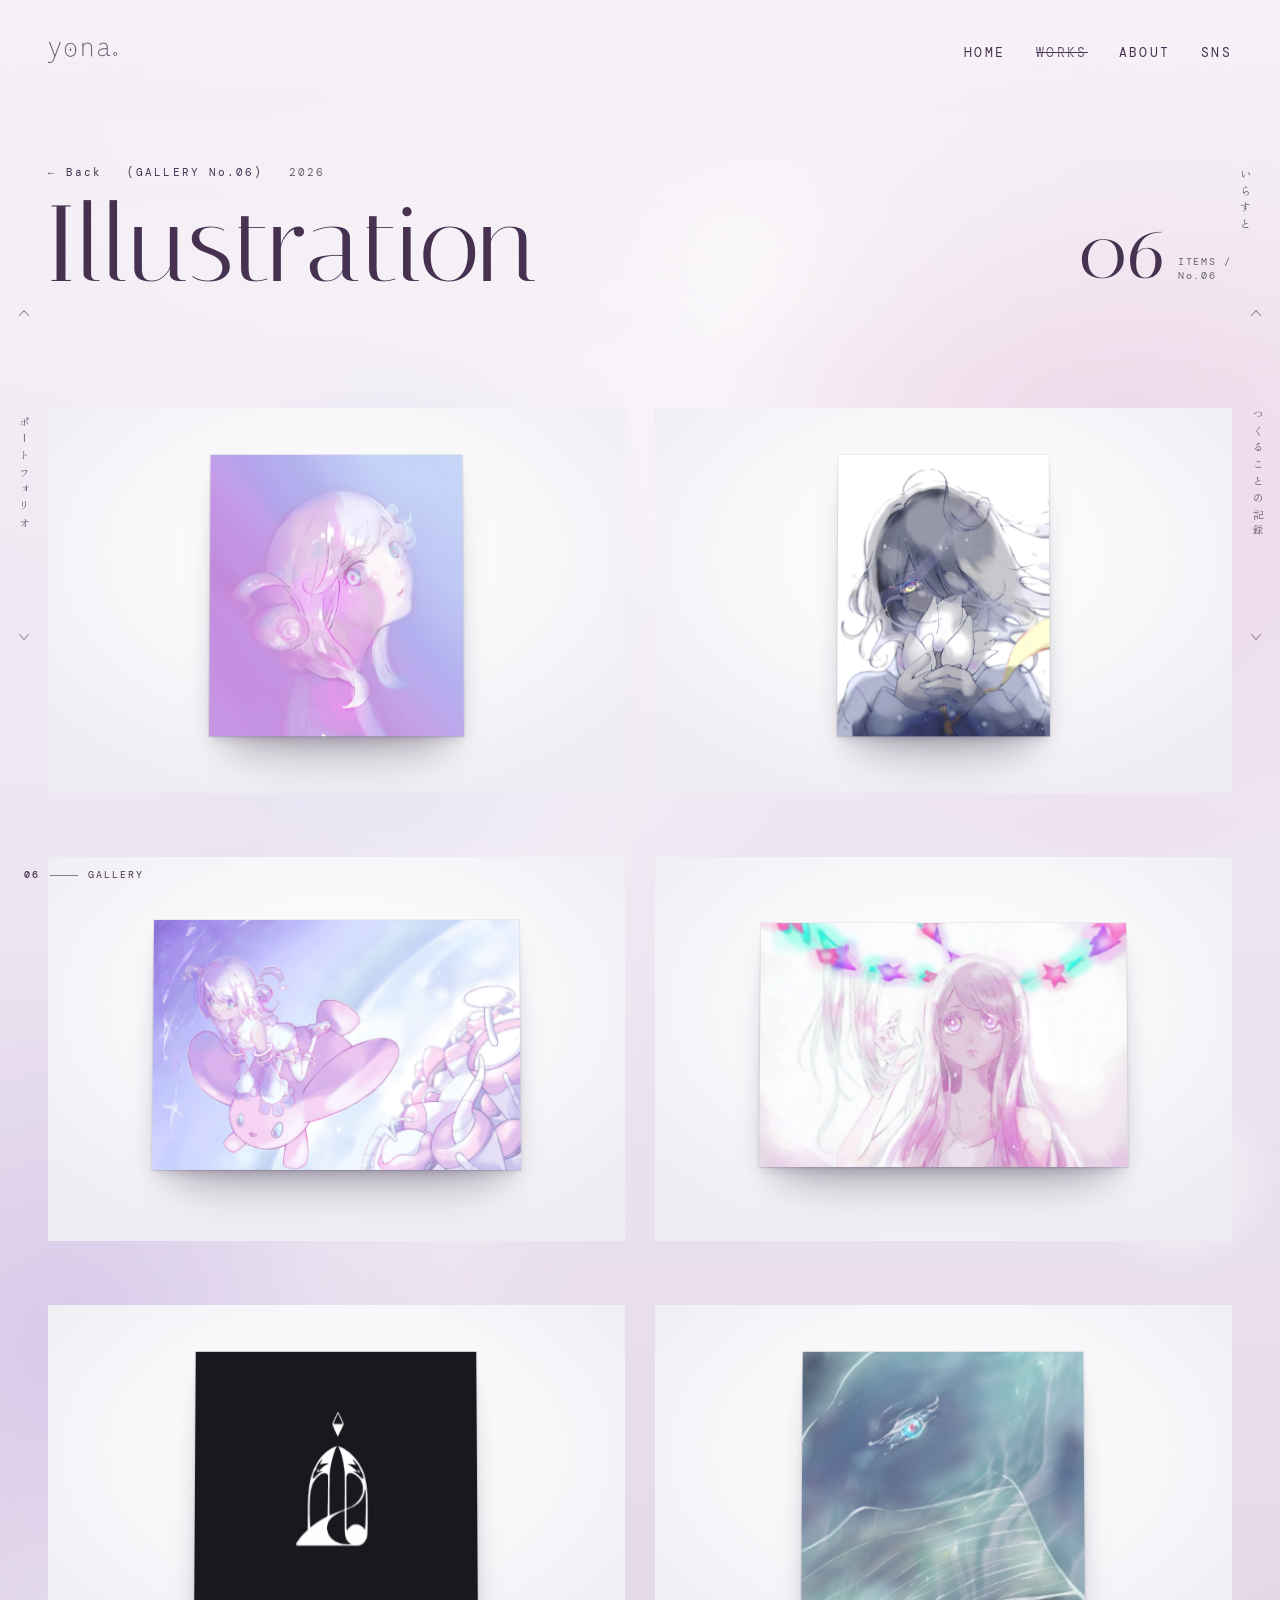
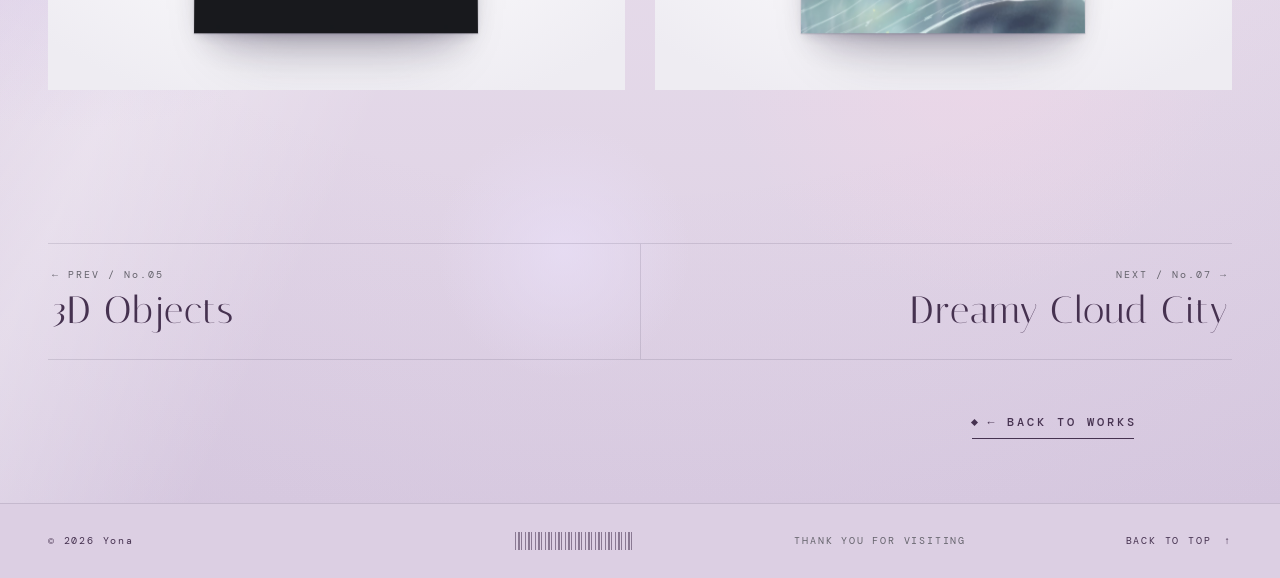
<file: work-08.html>
<!DOCTYPE html>
<html lang="ja" class="is-scrolled">
<head>
  <meta charset="UTF-8">
  <meta name="viewport" content="width=device-width, initial-scale=1, viewport-fit=cover">
  <title>Illustration — Yona</title>
  <meta name="description" content="オリジナルのキャラクターイラストのギャラリーです。">
  <!-- ファビコン(ブラウザのタブのアイコン)。画像は images/favicon.svg と favicon.ico / iPhoneのホーム画面用は images/apple-touch-icon.png -->
  <link rel="icon" href="images/favicon.svg" type="image/svg+xml">
  <link rel="icon" href="favicon.ico" sizes="any">
  <link rel="apple-touch-icon" href="images/apple-touch-icon.png">

  <link rel="preconnect" href="https://fonts.googleapis.com">
  <link rel="preconnect" href="https://fonts.gstatic.com" crossorigin>
  <link rel="stylesheet" href="https://fonts.googleapis.com/css2?family=Italiana&family=Zen+Kaku+Gothic+New:wght@400;500&family=Zen+Old+Mincho:wght@400;500&family=DM+Mono:wght@300;400;500&display=swap">

  <link rel="stylesheet" href="css/base.css">
  <link rel="stylesheet" href="css/sections.css">
  <link rel="stylesheet" href="css/work-detail.css">
</head>
<body>
  <!-- =============================================================
       作品ページ No.06(イラスト ギャラリー。ファイル名は work-08 のまま)
       ・説明なしで、イラストを並べて見せるページ。押すと大きく表示される(js/work-detail.js)
       ・増やすときは <figure class="piece__fig gallery__item"> を1つ分コピーして、src を書き換える
       ・画像は images/works/detail/08-illustration-番号-名前.jpg
       ============================================================= -->

  <!-- ===== ヘッダー(トップと同じ) ===== -->
  <header class="site-header">
    <a class="site-logo" href="index.html"><img src="images/logo-hero.svg" alt="Yona" width="247" height="74"></a>
    <nav class="site-nav" aria-label="メインメニュー">
      <a href="index.html" data-nav="top">Home</a>
      <a href="index.html#work-08" data-nav="works" class="is-current">Works</a>
      <a href="index.html#about" data-nav="about">About</a>
      <a href="index.html#sns" data-nav="sns">SNS</a>
    </nav>
  </header>

  <!-- ===== 画面のふちの飾り(固定) ===== -->
  <div class="frame" aria-hidden="true">
    <span class="frame__plus" style="--x: 0; --y: 34%"></span>
    <span class="frame__plus" style="--x: 0; --y: 70%"></span>
    <span class="frame__plus" style="--x: 1; --y: 34%"></span>
    <span class="frame__plus" style="--x: 1; --y: 70%"></span>
    <span class="frame__v frame__v--l">ポートフォリオ</span>
    <span class="frame__v frame__v--r">つくることの記録</span>
    <span class="frame__index"><b>06</b><i></i><span>Gallery</span></span>
  </div>

  <main class="content content--page">
    <section class="section">
      <header class="sec-head detail-head">
        <p class="sec-head__label" data-reveal><a class="back" href="index.html#work-08">← Back</a>(GALLERY No.06) <span>2026</span></p>
        <h1 class="sec-head__title" data-reveal>Illustration</h1>
        <p class="sec-head__count" data-reveal><b>06</b><span>ITEMS /<br>No.06</span></p>
        <p class="sec-head__v" aria-hidden="true">いらすと</p>
      </header>

      <!-- 作品の一覧(2列)。白い背景の中央に作品を置いた形。押すと大きく表示される -->
      <div class="sites">
        <article class="site" id="piece-1">
          <figure class="piece__fig site__fig" data-reveal>
            <div class="detail__frame site__frame" data-label="IMAGE 01">
              <img class="site__shot" src="images/works/detail/08-illustration-1-girl.jpg" alt="イラスト" loading="lazy" data-detail-img>
            </div>
          </figure>
          <h2 class="piece__title visually-hidden">Illustration 01</h2>
          <p class="piece__jp visually-hidden">イラスト</p>
        </article>
        <article class="site" id="piece-2">
          <figure class="piece__fig site__fig" data-reveal>
            <div class="detail__frame site__frame" data-label="IMAGE 02">
              <img class="site__shot" src="images/works/detail/08-illustration-2-white.jpg" alt="イラスト" loading="lazy" data-detail-img>
            </div>
          </figure>
          <h2 class="piece__title visually-hidden">Illustration 02</h2>
          <p class="piece__jp visually-hidden">イラスト</p>
        </article>
        <article class="site" id="piece-3">
          <figure class="piece__fig site__fig" data-reveal>
            <div class="detail__frame site__frame" data-label="IMAGE 03">
              <img class="site__shot" src="images/works/detail/08-illustration-3-space.jpg" alt="イラスト" loading="lazy" data-detail-img>
            </div>
          </figure>
          <h2 class="piece__title visually-hidden">Illustration 03</h2>
          <p class="piece__jp visually-hidden">イラスト</p>
        </article>
        <article class="site" id="piece-4">
          <figure class="piece__fig site__fig" data-reveal>
            <div class="detail__frame site__frame" data-label="IMAGE 04">
              <img class="site__shot" src="images/works/detail/08-illustration-4-garland.jpg" alt="イラスト" loading="lazy" data-detail-img>
            </div>
          </figure>
          <h2 class="piece__title visually-hidden">Illustration 04</h2>
          <p class="piece__jp visually-hidden">イラスト</p>
        </article>
        <article class="site" id="piece-5">
          <figure class="piece__fig site__fig" data-reveal>
            <div class="detail__frame site__frame" data-label="IMAGE 05">
              <img class="site__shot" src="images/works/detail/08-illustration-5-logo.jpg" alt="ロゴ" loading="lazy" data-detail-img>
            </div>
          </figure>
          <h2 class="piece__title visually-hidden">Logo</h2>
          <p class="piece__jp visually-hidden">ロゴ</p>
        </article>
        <article class="site" id="piece-6">
          <figure class="piece__fig site__fig" data-reveal>
            <div class="detail__frame site__frame" data-label="IMAGE 06">
              <img class="site__shot" src="images/works/detail/08-illustration-6-eye.jpg" alt="イラスト" loading="lazy" data-detail-img>
            </div>
          </figure>
          <h2 class="piece__title visually-hidden">Illustration 06</h2>
          <p class="piece__jp visually-hidden">イラスト</p>
        </article>
      </div>


      <!-- ほかの作品へ -->
      <nav class="detail-pager" aria-label="ほかの作品" data-reveal>
        <a href="work-05.html"><small>← PREV / No.05</small><b>3D Objects</b></a>
        <a href="work-10.html"><small>NEXT / No.07 →</small><b>Dreamy Cloud City</b></a>
      </nav>
      <div class="detail-back" data-reveal>
        <a class="btn btn--ink btn--flip" href="index.html#work-08"><span class="btn__roll"><span>← Back to works</span><span aria-hidden="true">← Back to works</span></span></a>
      </div>
    </section>
  </main>

  <footer class="site-footer">
    <p class="site-footer__copy">© <span data-year></span> Yona</p>
    <span class="site-footer__bars" aria-hidden="true"></span>
    <p class="site-footer__thanks">THANK YOU FOR VISITING</p>
    <a class="site-footer__top" href="#">BACK TO TOP <i>↑</i></a>
  </footer>

  <script src="js/work-detail.js"></script>
</body>
</html>
</file>
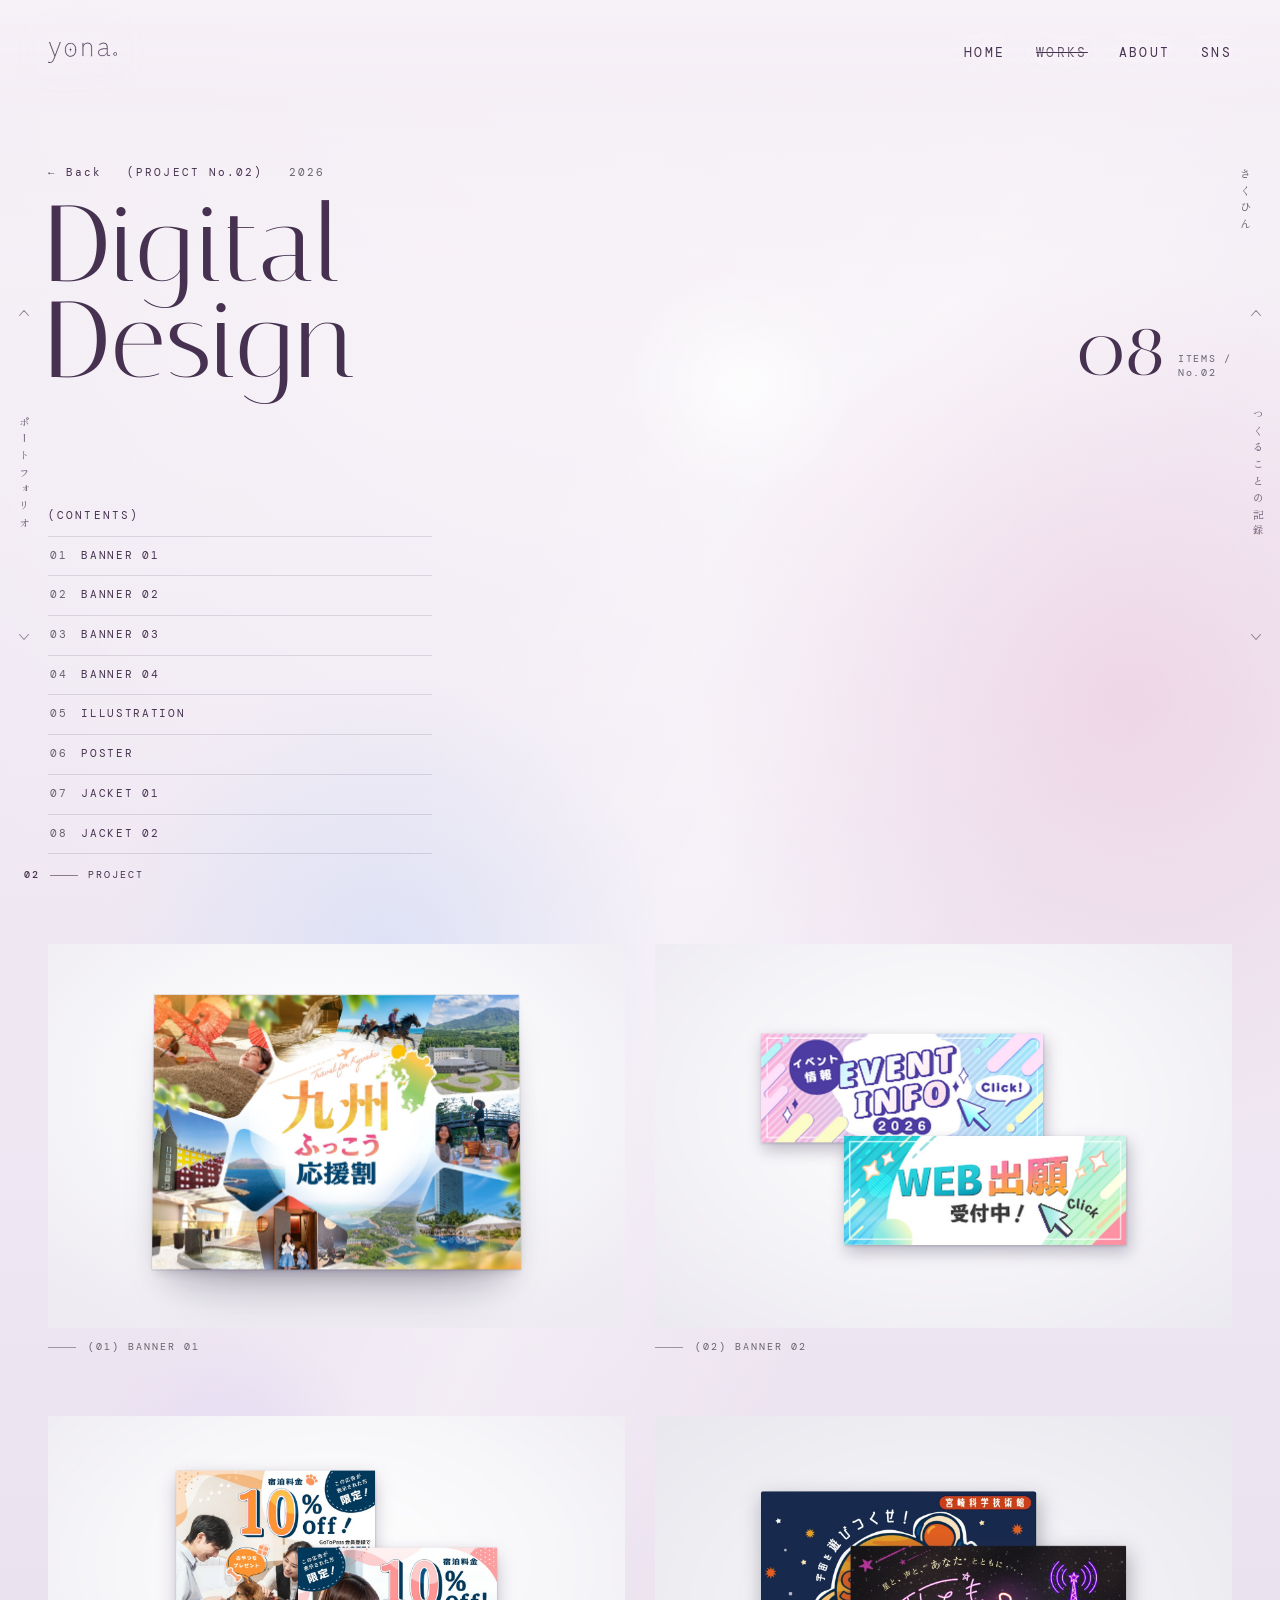
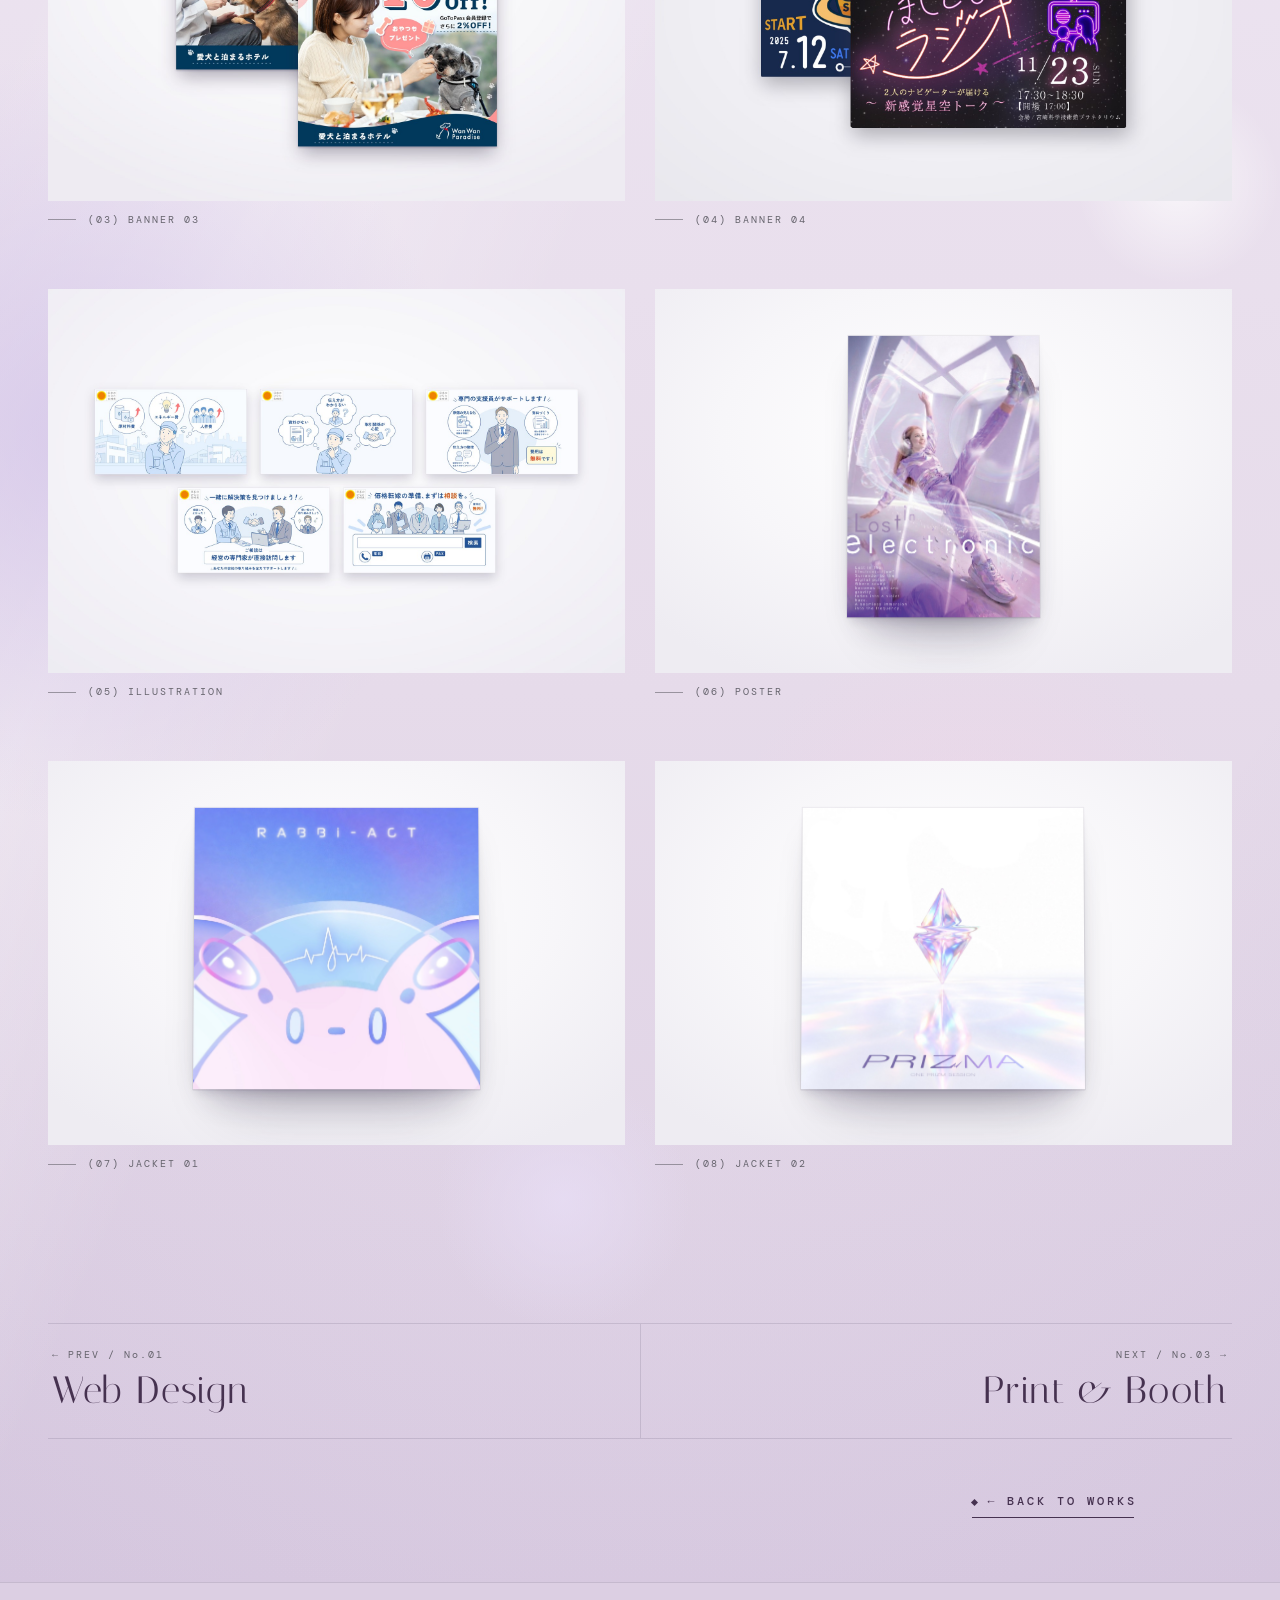
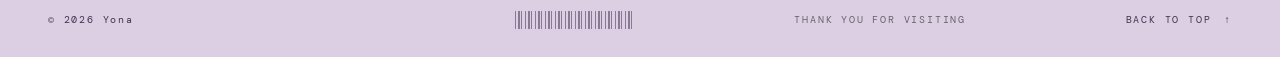
<file: work-09.html>
<!DOCTYPE html>
<html lang="ja" class="is-scrolled">
<head>
  <meta charset="UTF-8">
  <meta name="viewport" content="width=device-width, initial-scale=1, viewport-fit=cover">
  <title>Digital Design — Yona</title>
  <meta name="description" content="バナー、動画用イラスト、ポスターなどのデジタルデザインのまとめです。">
  <!-- ファビコン(ブラウザのタブのアイコン)。画像は images/favicon.svg と favicon.ico / iPhoneのホーム画面用は images/apple-touch-icon.png -->
  <link rel="icon" href="images/favicon.svg" type="image/svg+xml">
  <link rel="icon" href="favicon.ico" sizes="any">
  <link rel="apple-touch-icon" href="images/apple-touch-icon.png">

  <link rel="preconnect" href="https://fonts.googleapis.com">
  <link rel="preconnect" href="https://fonts.gstatic.com" crossorigin>
  <link rel="stylesheet" href="https://fonts.googleapis.com/css2?family=Italiana&family=Zen+Kaku+Gothic+New:wght@400;500&family=Zen+Old+Mincho:wght@400;500&family=DM+Mono:wght@300;400;500&display=swap">

  <link rel="stylesheet" href="css/base.css">
  <link rel="stylesheet" href="css/sections.css">
  <link rel="stylesheet" href="css/work-detail.css">
</head>
<body>
  <!-- =============================================================
       作品ページ No.02(その他デジタルデザイン)
       ・中の作品は <article class="piece"> 1つ分ずつ。画像1枚 + 見出し + 短い説明
         増やすときは1つ分コピーして、id(piece-4 …)と上の一覧(detail-toc)にも1行足す
       ・画像は images/works/detail/ に 02-banner-web-2-banner.jpg(バナー)、02-banner-web-3-illustration.jpg(動画用イラスト)、09-digital-3-poster.jpg(ポスター) を置けば表示される
       ・画像の形は detail__frame--wide(横長)/ --arch(アーチ)/ --square(まる)。付け替えれば形が変わる
         (どの形でも見た目の大きさがそろうようにしてある。全体の大きさは work-detail.css の .piece の --a)
       ============================================================= -->

  <!-- ===== ヘッダー(トップと同じ) ===== -->
  <header class="site-header">
    <a class="site-logo" href="index.html"><img src="images/logo-hero.svg" alt="Yona" width="247" height="74"></a>
    <nav class="site-nav" aria-label="メインメニュー">
      <a href="index.html" data-nav="top">Home</a>
      <a href="index.html#work-09" data-nav="works" class="is-current">Works</a>
      <a href="index.html#about" data-nav="about">About</a>
      <a href="index.html#sns" data-nav="sns">SNS</a>
    </nav>
  </header>

  <!-- ===== 画面のふちの飾り(固定) ===== -->
  <div class="frame" aria-hidden="true">
    <span class="frame__plus" style="--x: 0; --y: 34%"></span>
    <span class="frame__plus" style="--x: 0; --y: 70%"></span>
    <span class="frame__plus" style="--x: 1; --y: 34%"></span>
    <span class="frame__plus" style="--x: 1; --y: 70%"></span>
    <span class="frame__v frame__v--l">ポートフォリオ</span>
    <span class="frame__v frame__v--r">つくることの記録</span>
    <span class="frame__index"><b>02</b><i></i><span>Project</span></span>
  </div>

  <main class="content content--page">
    <section class="section">
      <header class="sec-head detail-head">
        <p class="sec-head__label" data-reveal><a class="back" href="index.html#work-09">← Back</a>(PROJECT No.02) <span>2026</span></p>
        <h1 class="sec-head__title" data-reveal>Digital<br>Design</h1>
        <p class="sec-head__count" data-reveal><b>08</b><span>ITEMS /<br>No.02</span></p>
        <p class="sec-head__v" aria-hidden="true">さくひん</p>
      </header>

      <!-- 中の作品の一覧 -->
      <div class="detail-intro detail-intro--toc-only">
        <div class="detail-toc-wrap" data-reveal>
          <p class="detail-toc-label">(CONTENTS)</p>
          <ul class="detail-toc">
            <li><a href="#piece-1"><span>01</span>Banner 01</a></li>
            <li><a href="#piece-2"><span>02</span>Banner 02</a></li>
            <li><a href="#piece-3"><span>03</span>Banner 03</a></li>
            <li><a href="#piece-4"><span>04</span>Banner 04</a></li>
            <li><a href="#piece-5"><span>05</span>Illustration</a></li>
            <li><a href="#piece-6"><span>06</span>Poster</a></li>
            <li><a href="#piece-7"><span>07</span>Jacket 01</a></li>
            <li><a href="#piece-8"><span>08</span>Jacket 02</a></li>
          </ul>
        </div>
      </div>

      <!-- 作品の一覧(2列)。白い背景の中央に作品を置いた形。押すと大きく表示される -->
      <div class="sites">
        <article class="site" id="piece-1">
          <figure class="piece__fig site__fig" data-reveal>
            <div class="detail__frame site__frame" data-label="IMAGE 01" data-full="images/works/detail/09-banner-0-kyushu-full.jpg">
              <img class="site__shot" src="images/works/detail/09-banner-0-kyushu.jpg" alt="バナー「九州ふっこう応援割」(横長・縦長)・「淡路島を満喫」" data-detail-img>
            </div>
            <figcaption class="detail__cap">(01) Banner 01</figcaption>
          </figure>
          <h2 class="piece__title visually-hidden">Banner 01</h2>
          <p class="piece__jp visually-hidden">バナー「九州ふっこう応援割」(横長・縦長)・「淡路島を満喫」</p>
        </article>
        <article class="site" id="piece-2">
          <figure class="piece__fig site__fig" data-reveal>
            <div class="detail__frame site__frame site__frame--full" data-label="IMAGE 02" data-full="images/works/detail/09-banner-2-event-full.jpg">
              <img class="site__shot" src="images/works/detail/09-banner-2-event-set.jpg" alt="バナー「EVENT INFO 2026」「WEB出願受付中」" loading="lazy" data-detail-img>
            </div>
            <figcaption class="detail__cap">(02) Banner 02</figcaption>
          </figure>
          <h2 class="piece__title visually-hidden">Banner 02</h2>
          <p class="piece__jp visually-hidden">学院のバナー「EVENT INFO 2026」「WEB出願受付中」</p>
        </article>
        <article class="site" id="piece-3">
          <figure class="piece__fig site__fig" data-reveal>
            <div class="detail__frame site__frame site__frame--full" data-label="IMAGE 03" data-full="images/works/detail/09-banner-3-hotel-full.jpg">
              <img class="site__shot" src="images/works/detail/09-banner-3-hotel.jpg" alt="バナー「Wan Wan Paradise」(全8種)" loading="lazy" data-detail-img>
            </div>
            <figcaption class="detail__cap">(03) Banner 03</figcaption>
          </figure>
          <h2 class="piece__title visually-hidden">Banner 03</h2>
          <p class="piece__jp visually-hidden">バナー「Wan Wan Paradise」(全8種)</p>
        </article>
        <article class="site" id="piece-4">
          <figure class="piece__fig site__fig" data-reveal>
            <div class="detail__frame site__frame site__frame--full" data-label="IMAGE 04" data-full="images/works/detail/09-banner-4-palms-full.jpg">
              <img class="site__shot" src="images/works/detail/09-banner-4-palms.jpg" alt="「月刊パームス」サイト内の広告バナー(全7種)" loading="lazy" data-detail-img>
            </div>
            <figcaption class="detail__cap">(04) Banner 04</figcaption>
          </figure>
          <h2 class="piece__title visually-hidden">Banner 04</h2>
          <p class="piece__jp visually-hidden">「月刊パームス」サイト内の広告バナー(全7種)</p>
        </article>
        <article class="site" id="piece-5">
          <figure class="piece__fig site__fig" data-reveal>
            <div class="detail__frame site__frame site__frame--full" data-label="IMAGE 05" data-full="images/works/detail/09-illust-full.jpg">
              <img class="site__shot" src="images/works/detail/09-illust-card.jpg" alt="動画用イラスト(全5枚)" loading="lazy" data-detail-img>
            </div>
            <figcaption class="detail__cap">(05) Illustration</figcaption>
          </figure>
          <h2 class="piece__title visually-hidden">Illustration</h2>
          <p class="piece__jp visually-hidden">動画用イラスト(全5枚)</p>
        </article>
        <article class="site" id="piece-6">
          <figure class="piece__fig site__fig" data-reveal>
            <div class="detail__frame site__frame" data-label="IMAGE 06">
              <img class="site__shot" src="images/works/detail/09-digital-3-poster.jpg" alt="デジタルデザインのポスター「Lost in electronic」" loading="lazy" data-detail-img>
            </div>
            <figcaption class="detail__cap">(06) Poster</figcaption>
          </figure>
          <h2 class="piece__title visually-hidden">Poster</h2>
          <p class="piece__jp visually-hidden">デジタルデザインのポスター「Lost in electronic」</p>
        </article>
        <article class="site" id="piece-7">
          <figure class="piece__fig site__fig" data-reveal>
            <div class="detail__frame site__frame" data-label="IMAGE 07">
              <img class="site__shot" src="images/works/detail/09-jacket-1-rabbiact.jpg" alt="オリジナル曲「ラビアクト」ジャケット" loading="lazy" data-detail-img>
            </div>
            <figcaption class="detail__cap">(07) Jacket 01</figcaption>
          </figure>
          <h2 class="piece__title visually-hidden">Jacket 01</h2>
          <p class="piece__jp visually-hidden">オリジナル曲「ラビアクト」ジャケット</p>
        </article>
        <article class="site" id="piece-8">
          <figure class="piece__fig site__fig" data-reveal>
            <div class="detail__frame site__frame" data-label="IMAGE 08">
              <img class="site__shot" src="images/works/detail/09-jacket-2-prizma.jpg" alt="オリジナル曲「PRIZMA」ジャケット" loading="lazy" data-detail-img>
            </div>
            <figcaption class="detail__cap">(08) Jacket 02</figcaption>
          </figure>
          <h2 class="piece__title visually-hidden">Jacket 02</h2>
          <p class="piece__jp visually-hidden">オリジナル曲「PRIZMA」ジャケット</p>
        </article>
      </div>


      <!-- ほかの作品へ -->
      <nav class="detail-pager" aria-label="ほかの作品" data-reveal>
        <a href="work-02.html"><small>← PREV / No.01</small><b>Web Design</b></a>
        <a href="work-03.html"><small>NEXT / No.03 →</small><b>Print & Booth</b></a>
      </nav>
      <div class="detail-back" data-reveal>
        <a class="btn btn--ink btn--flip" href="index.html#work-09"><span class="btn__roll"><span>← Back to works</span><span aria-hidden="true">← Back to works</span></span></a>
      </div>
    </section>
  </main>

  <footer class="site-footer">
    <p class="site-footer__copy">© <span data-year></span> Yona</p>
    <span class="site-footer__bars" aria-hidden="true"></span>
    <p class="site-footer__thanks">THANK YOU FOR VISITING</p>
    <a class="site-footer__top" href="#">BACK TO TOP <i>↑</i></a>
  </footer>

  <script src="js/work-detail.js"></script>
</body>
</html>
</file>
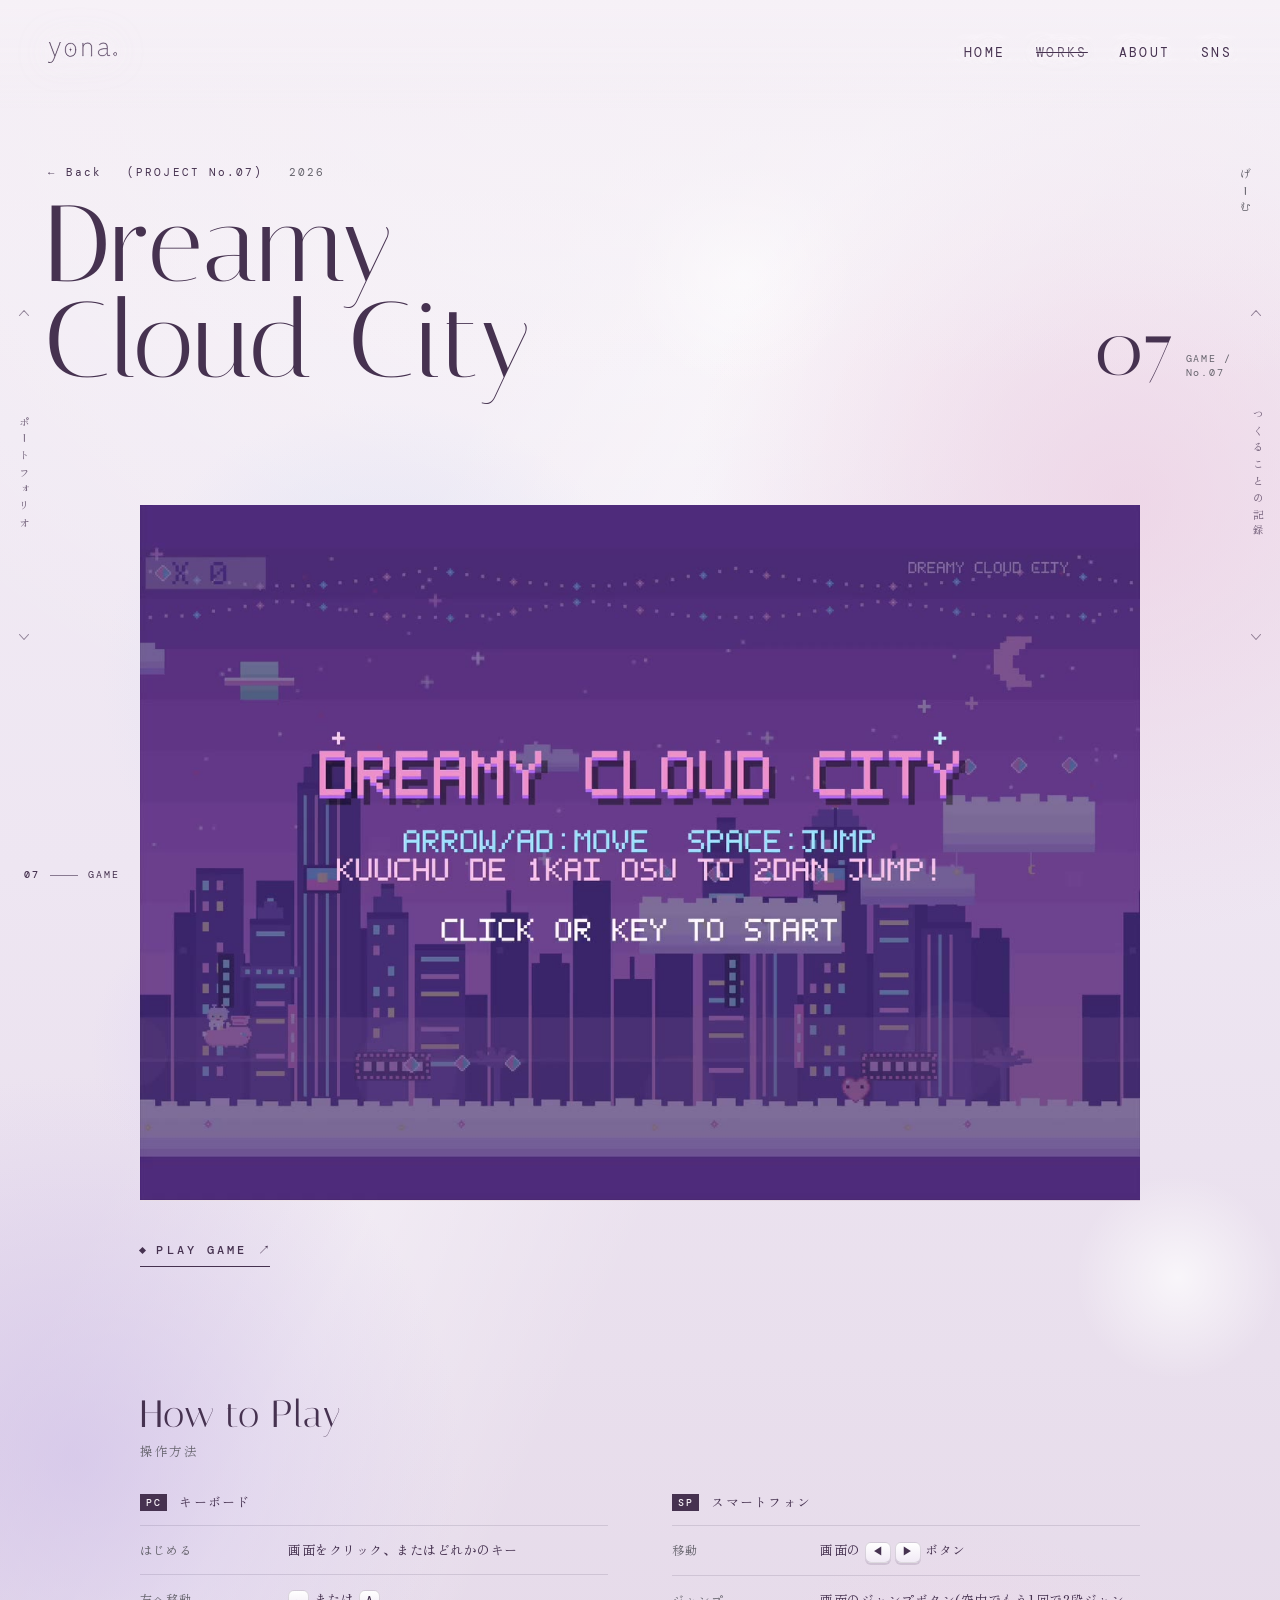
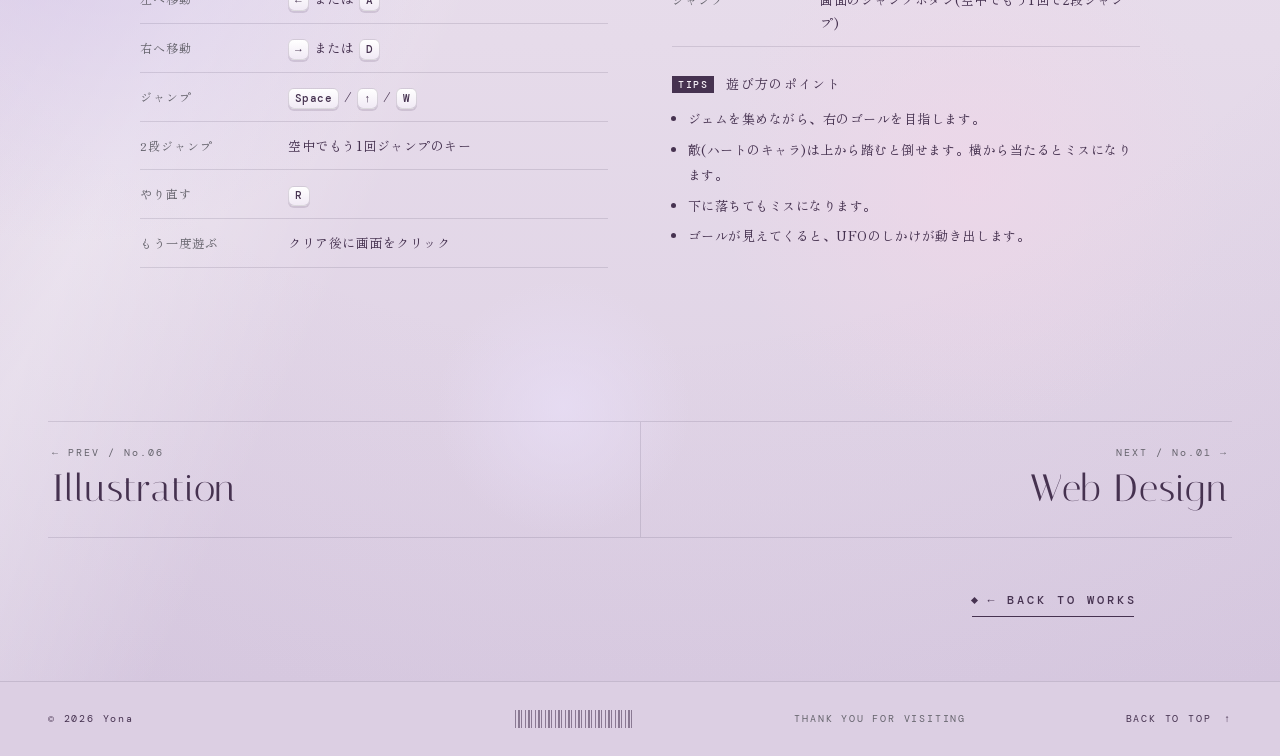
<file: work-10.html>
<!DOCTYPE html>
<html lang="ja" class="is-scrolled">
<head>
  <meta charset="UTF-8">
  <meta name="viewport" content="width=device-width, initial-scale=1, viewport-fit=cover">
  <title>Dreamy Cloud City — Yona</title>
  <meta name="description" content="楽曲「ラビアクト」の世界観で作った、2D横スクロールアクションのブラウザゲームです。">
  <!-- ファビコン(ブラウザのタブのアイコン)。画像は images/favicon.svg と favicon.ico / iPhoneのホーム画面用は images/apple-touch-icon.png -->
  <link rel="icon" href="images/favicon.svg" type="image/svg+xml">
  <link rel="icon" href="favicon.ico" sizes="any">
  <link rel="apple-touch-icon" href="images/apple-touch-icon.png">

  <link rel="preconnect" href="https://fonts.googleapis.com">
  <link rel="preconnect" href="https://fonts.gstatic.com" crossorigin>
  <link rel="stylesheet" href="https://fonts.googleapis.com/css2?family=Italiana&family=Zen+Kaku+Gothic+New:wght@400;500&family=Zen+Old+Mincho:wght@400;500&family=DM+Mono:wght@300;400;500&display=swap">

  <link rel="stylesheet" href="css/base.css">
  <link rel="stylesheet" href="css/sections.css">
  <link rel="stylesheet" href="css/work-detail.css">
</head>
<body>
  <!-- =============================================================
       作品ページ No.07(ゲーム DREAMY CLOUD CITY。ファイル名は work-10)
       ・プレイ動画は videos/10-game-play.mp4(はじめの画面は images/works/detail/10-game-play-poster.jpg)
       ・操作説明は下の .howto の表。ゲームのURLは https://yona-72.github.io/dream-cloudcity/
       ============================================================= -->

  <!-- ===== ヘッダー(トップと同じ) ===== -->
  <header class="site-header">
    <a class="site-logo" href="index.html"><img src="images/logo-hero.svg" alt="Yona" width="247" height="74"></a>
    <nav class="site-nav" aria-label="メインメニュー">
      <a href="index.html" data-nav="top">Home</a>
      <a href="index.html#work-10" data-nav="works" class="is-current">Works</a>
      <a href="index.html#about" data-nav="about">About</a>
      <a href="index.html#sns" data-nav="sns">SNS</a>
    </nav>
  </header>

  <!-- ===== 画面のふちの飾り(固定) ===== -->
  <div class="frame" aria-hidden="true">
    <span class="frame__plus" style="--x: 0; --y: 34%"></span>
    <span class="frame__plus" style="--x: 0; --y: 70%"></span>
    <span class="frame__plus" style="--x: 1; --y: 34%"></span>
    <span class="frame__plus" style="--x: 1; --y: 70%"></span>
    <span class="frame__v frame__v--l">ポートフォリオ</span>
    <span class="frame__v frame__v--r">つくることの記録</span>
    <span class="frame__index"><b>07</b><i></i><span>Game</span></span>
  </div>

  <main class="content content--page">
    <section class="section">
      <header class="sec-head detail-head">
        <p class="sec-head__label" data-reveal><a class="back" href="index.html#work-10">← Back</a>(PROJECT No.07) <span>2026</span></p>
        <h1 class="sec-head__title" data-reveal>Dreamy<br>Cloud City</h1>
        <p class="sec-head__count" data-reveal><b>07</b><span>GAME /<br>No.07</span></p>
        <p class="sec-head__v" aria-hidden="true">げーむ</p>
      </header>

      <!-- プレイ動画(タイトル画面 → プレイ → クリアまで)。押すと大きく表示される -->
      <div class="game-movie" id="piece-1">
        <figure class="piece__fig game-movie__fig" data-reveal>
          <div class="detail__frame game-movie__frame" data-label="MOVIE">
            <video src="videos/10-game-play.mp4" poster="images/works/detail/10-game-play-poster.jpg" autoplay muted loop playsinline preload="auto" aria-label="DREAMY CLOUD CITY プレイ動画"></video>
          </div>
        </figure>
        <h2 class="piece__title visually-hidden">Dreamy Cloud City</h2>
        <p class="piece__jp visually-hidden">プレイ動画</p>
        <a class="btn btn--ink btn--flip game-play" href="https://yona-72.github.io/dream-cloudcity/" target="_blank" rel="noopener" data-reveal><span class="btn__roll"><span>Play game ↗</span><span aria-hidden="true">Play game ↗</span></span></a>
      </div>

      <!-- 操作説明 -->
      <section class="howto" id="howto" data-reveal>
        <h2 class="howto__title">How to Play</h2>
        <p class="howto__jp">操作方法</p>
        <div class="howto__grid">
          <div class="howto__col">
            <p class="howto__label"><span class="tagbox">PC</span>キーボード</p>
            <dl class="howto__list">
              <div><dt>はじめる</dt><dd>画面をクリック、またはどれかのキー</dd></div>
              <div><dt>左へ移動</dt><dd><kbd>←</kbd> または <kbd>A</kbd></dd></div>
              <div><dt>右へ移動</dt><dd><kbd>→</kbd> または <kbd>D</kbd></dd></div>
              <div><dt>ジャンプ</dt><dd><kbd>Space</kbd> / <kbd>↑</kbd> / <kbd>W</kbd></dd></div>
              <div><dt>2段ジャンプ</dt><dd>空中でもう1回ジャンプのキー</dd></div>
              <div><dt>やり直す</dt><dd><kbd>R</kbd></dd></div>
              <div><dt>もう一度遊ぶ</dt><dd>クリア後に画面をクリック</dd></div>
            </dl>
          </div>
          <div class="howto__col">
            <p class="howto__label"><span class="tagbox">SP</span>スマートフォン</p>
            <dl class="howto__list">
              <div><dt>移動</dt><dd>画面の <kbd>◀</kbd> <kbd>▶</kbd> ボタン</dd></div>
              <div><dt>ジャンプ</dt><dd>画面のジャンプボタン(空中でもう1回で2段ジャンプ)</dd></div>
            </dl>
            <p class="howto__label howto__label--tips"><span class="tagbox">TIPS</span>遊び方のポイント</p>
            <ul class="howto__tips">
              <li>ジェムを集めながら、右のゴールを目指します。</li>
              <li>敵(ハートのキャラ)は上から踏むと倒せます。横から当たるとミスになります。</li>
              <li>下に落ちてもミスになります。</li>
              <li>ゴールが見えてくると、UFOのしかけが動き出します。</li>
            </ul>
          </div>
        </div>
      </section>

      <!-- ほかの作品へ -->
      <nav class="detail-pager" aria-label="ほかの作品" data-reveal>
        <a href="work-08.html"><small>← PREV / No.06</small><b>Illustration</b></a>
        <a href="work-02.html"><small>NEXT / No.01 →</small><b>Web Design</b></a>
      </nav>
      <div class="detail-back" data-reveal>
        <a class="btn btn--ink btn--flip" href="index.html#work-10"><span class="btn__roll"><span>← Back to works</span><span aria-hidden="true">← Back to works</span></span></a>
      </div>
    </section>
  </main>

  <footer class="site-footer">
    <p class="site-footer__copy">© <span data-year></span> Yona</p>
    <span class="site-footer__bars" aria-hidden="true"></span>
    <p class="site-footer__thanks">THANK YOU FOR VISITING</p>
    <a class="site-footer__top" href="#">BACK TO TOP <i>↑</i></a>
  </footer>

  <script src="js/work-detail.js"></script>
</body>
</html>
</file>
<file: css/base.css>
/* =============================================================
   base.css  ― 色・文字・リセット(サイト全体で共通)
   ============================================================= */
:root {
  /* Color:背景画像のラベンダー〜ピンクの室内光から取った色 */
  --c-ink: #463250;          /* 文字:ロゴと同じ深いプラム */
  --c-ink-soft: #66646d;     /* 補足テキスト */
  --c-paper: #f6f1f7;        /* ページ背景 */
  --c-wall: #efe6ee;         /* アーチの壁色に近い面 */
  --c-lilac: #a98fd6;        /* アクセント */
  --c-logo: #463250;         /* 中央ロゴの色(images/logo-hero.svg と同じ) */
  --c-btn: #463250;          /* Worksボタン:中央ロゴと同じ色 */
  --c-btn-hi: #574262;       /* ボタン上側のハイライト */
  --c-btn-deep: #382841;     /* ホバー時 */
  --c-glass: rgba(255, 255, 255, .42);  /* ガラス風ボタンの面 */
  --c-line: rgba(59, 49, 80, .14);
  /* 背景画像(scene.jpg)から取った色。Worksの画像なし枠に使う */
  --c-scene-lilac: #d6cbe0;   /* 左側のラベンダーの壁 */
  --c-scene-blush: #ece0e5;   /* アーチの内側の明るい壁 */
  --c-scene-floor: #d9cada;   /* 床の反射 */
  --c-scene-sky: #dfe3f4;     /* ガラスに映る淡い青 */
  --c-content: #f4eef5;       /* 下のコンテンツの地の色(グラデーションの土台) */

  /* Type */
  --f-display: "Italiana", "Cormorant Garamond", "Times New Roman", serif;
  --f-body: "Zen Kaku Gothic New", "Hiragino Sans", "Noto Sans JP", system-ui, sans-serif;
  --f-serif: "Zen Old Mincho", "Hiragino Mincho ProN", "Yu Mincho", serif;   /* 日本語の説明文 */
  --f-mono: "DM Mono", ui-monospace, "SFMono-Regular", Menlo, monospace;

  --fs-hero: clamp(2.6rem, 6.2vw, 5.6rem);
  --fs-h2: clamp(1.8rem, 3.4vw, 2.8rem);
  --fs-body: 1rem;
  --fs-small: .8125rem;

  --gutter: clamp(16px, 4vw, 48px);
  --ease: cubic-bezier(.2, .7, .2, 1);
  --ease-soft: cubic-bezier(.4, 0, .2, 1);
  --c-intro: #ffffff;         /* 登場演出の最初の白 */
}

*, *::before, *::after { box-sizing: border-box; }
html { -webkit-text-size-adjust: 100%; }
body {
  margin: 0;
  background: #dccfe3;   /* 一番下(フッター)の色。下へのオーバースクロールでも違和感が出ないように */
  color: var(--c-ink);
  font-family: var(--f-body);
  font-size: var(--fs-body);
  line-height: 1.8;
  overflow-x: hidden;
  overflow-x: clip;   /* hidden だとファーストビューの固定(sticky)が効かないので、対応ブラウザでは clip を使う */
}
img, canvas, video { display: block; max-width: 100%; }
a { color: inherit; }
h1, h2, h3 { margin: 0; font-weight: 400; text-wrap: balance; }
p { margin: 0; }
:focus-visible { outline: 2px solid var(--c-lilac); outline-offset: 3px; }

.visually-hidden {
  position: absolute !important; width: 1px; height: 1px; overflow: hidden;
  clip: rect(0 0 0 0); white-space: nowrap;
}

/* ---- 共通ボタン:枠のないテキストリンク ----
   小さな英字+下に細い線。ホバーすると線が右へ抜けて左から引き直され、文字が上下にくるっと回る。
   .btn--ink(いちばん大事なボタン)は、頭に小さなひし形の印が付く */
.btn {
  position: relative;
  display: inline-flex; align-items: center; justify-content: center; gap: .75em;
  padding: .7em 0 .8em;
  border: 0; border-radius: 0; background: none; box-shadow: none;
  -webkit-backdrop-filter: none; backdrop-filter: none;
  color: var(--c-ink);
  font: 500 11px / 1.2 var(--f-mono);
  letter-spacing: .26em;
  text-transform: uppercase;
  text-decoration: none;
  cursor: pointer;
  transition: color .45s var(--ease);
}
/* 下の細い線 */
.btn::after {
  content: "";
  position: absolute; left: 0; right: .26em; bottom: 0;   /* 字間の分だけ右を詰める */
  height: 1px; background: currentColor;
  transform-origin: right center;
}
@media (hover: hover) {
  .btn:hover::after { animation: btn-line .9s var(--ease) both; }
}
.btn:focus-visible::after { animation: btn-line .9s var(--ease) both; }
@keyframes btn-line {
  0%    { transform: scaleX(1); transform-origin: right center; }
  45%   { transform: scaleX(0); transform-origin: right center; }
  45.1% { transform: scaleX(0); transform-origin: left center; }
  100%  { transform: scaleX(1); transform-origin: left center; }
}
/* 大事なボタンの印(ひし形) */
.btn--ink::before {
  content: ""; flex: none;
  width: 5px; height: 5px; margin-right: .2em;
  background: currentColor; transform: rotate(45deg);
  transition: transform .6s var(--ease);
}
@media (hover: hover) { .btn--ink:hover::before { transform: rotate(225deg); } }

/* ---- くるっと回る文字(.btn--flip) ----
   ホバーすると文字が上下方向に箱のように回って、下に隠れていた面に替わる。
   HTML: <a class="btn btn--flip"><span class="btn__roll"><span>Works</span><span aria-hidden="true">Works</span></span></a> */
.btn--flip { --flip-dur: .6s; }
.btn__roll { display: inline-grid; perspective: 300px; line-height: 1.2; }
.btn__roll > span {
  grid-area: 1 / 1;
  backface-visibility: hidden;
  transform-origin: 50% 50% -.6em;   /* 奥に軸を置くと、箱が回るように見える */
  transition: transform var(--flip-dur) var(--ease), opacity var(--flip-dur) var(--ease);
}
.btn__roll > span:last-child { color: var(--c-lilac); transform: rotateX(-90deg); opacity: 0; }
@media (hover: hover) {
  .btn--flip:hover .btn__roll > span:first-child { transform: rotateX(90deg); opacity: 0; }
  .btn--flip:hover .btn__roll > span:last-child { transform: rotateX(0); opacity: 1; }
}
.btn--flip:focus-visible .btn__roll > span:first-child { transform: rotateX(90deg); opacity: 0; }
.btn--flip:focus-visible .btn__roll > span:last-child { transform: rotateX(0); opacity: 1; }
.btn:focus-visible { outline: none; }

.btn__arrow {
  width: 20px; height: 10px; flex: none;
  fill: none; stroke: currentColor; stroke-width: 1.2; stroke-linecap: round; stroke-linejoin: round;
  transition: transform .45s var(--ease);
}
.btn:hover .btn__arrow { transform: translateX(4px); }

@media (prefers-reduced-motion: reduce) {
  *, *::before, *::after { transition-duration: .01ms !important; animation-duration: .01ms !important; }
}
</file>
<file: css/hero.css>
/* =============================================================
   hero.css  ― ファーストビュー
   レイヤー構成(下から)
     z0  .hero__bg      背景(WebGL。JSが無いときは画像のまま)
     z1  .hero__stage   アーチの中に収まる中央コンテンツ
         ├ .hero__logo    ロゴ(線描きアニメーション)
         ├ .hero__lead    portfolio の文字
         └ .hero__actions Works / About / SNS ボタン
     z2  .site-header   ナビ(index.html側)
   ============================================================= */
.hero {
  /* JS(arch-layout.js)が実際のアーチ位置で上書きする。これは読み込み前の仮の値 */
  --arch-left: 27%;
  --arch-top: 16%;
  --arch-width: 46%;
  --arch-height: 64%;

  position: relative;
  width: 100%;
  height: 100vh;
  height: 100svh;
  min-height: 560px;
  overflow: hidden;
  isolation: isolate;
  background: var(--c-intro);
}

/* ---- 背景 ---- */
.hero__bg {
  position: absolute; inset: 0; z-index: 0;
  transition: opacity 1.8s var(--ease-soft);
  background: var(--c-wall) url("../images/hero/scene.jpg") center / cover no-repeat;
}
.prism-bg__canvas {
  position: absolute; inset: 0; width: 100%; height: 100%;
}

/* ---- 中央ステージ(アーチの内側) ---- */
.hero__stage {
  position: absolute; z-index: 1;
  left: var(--arch-left);
  top: calc(var(--arch-top) - clamp(10px, 2.2vh, 22px));   /* ロゴとportfolioを気持ち上に */
  width: var(--arch-width);
  height: var(--arch-height);
  /* 余白:ロゴ〜portfolio は近く、portfolio〜ボタンは大きく離して間を取る */
  --space-label: clamp(16px, 2.8vh, 28px);
  --space-actions: clamp(40px, 8vh, 80px);
  display: flex;
  flex-direction: column;
  align-items: center;
  justify-content: center;
  padding: clamp(12px, 3vh, 40px) clamp(8px, 2vw, 32px);
  text-align: center;
}
.hero__lead {
  /* ロゴに気持ちだけ近づけて、そのぶん上へ。下の余白を同じだけ詰めて、ロゴの位置は変えない */
  margin-top: calc(var(--space-label) * .35);
  margin-bottom: calc(var(--space-label) * -.65);
}
.hero__actions { margin-top: var(--space-actions); }

/* 他のJSオブジェクトの置き場。サイズはここで調整 */
.hero__title { margin: 0; line-height: 0; }

/* ロゴ:書き終わりの大きさ。画面幅に合わせて伸縮 */
.hero__logo {
  display: block;
  width: clamp(150px, 17vw, 260px);   /* 画面幅に合わせて伸縮。アーチの中で一番目立つ大きさ */
  height: auto;
  overflow: visible;
}
.hero__logo path {
  fill: var(--c-logo);
  stroke: var(--c-logo);
  stroke-width: var(--sw, .75px); /* 元データどおりの線の太さ(index.html の --sw) */
  stroke-linecap: round;
  stroke-linejoin: round;
}
.hero__logo [data-sparkle] { stroke: none; }   /* 星は塗りのみ */
.hero__logo.is-drawing path[data-draw] { stroke-width: 1.1px; }  /* 書いている間は少し太い線 */
/* 描き始める前は線も塗りも見せない(JSが無い場合は最初から表示される) */
.hero__logo.is-drawing path[data-draw] { fill-opacity: 0; }
/* JSがロゴを書き始めるまでの一瞬、完成形が見えないようにする */
html.is-intro .hero__logo:not(.is-drawing):not(.is-drawn) { opacity: 0; }
.hero__logo.is-drawing [data-sparkle] { opacity: 0; }

.hero__lead {
  font-family: var(--f-mono);
  font-size: 12px;
  font-weight: 600;
  line-height: 1;
  letter-spacing: .48em;
  margin-right: -.48em;          /* 字間ぶん右にずれる分を戻して中央をそろえる */
  color: var(--c-ink-soft);
  opacity:0.7;
}

.hero__actions { display: flex; flex-wrap: wrap; justify-content: center; --ha-gap: clamp(40px, 4.4vw, 60px); gap: 10px var(--ha-gap); }
/* トップの Works / About / SNS:下線なしの文字だけ。間をメニューボタンと同じ向きの斜線(/)で区切る */
.hero__actions .btn::after { display: none; }
.hero__actions .btn + .btn::before {
  content: ""; position: absolute; top: 50%;
  left: calc(var(--ha-gap) / -2 - .13em);   /* 文字の後ろの字間ぶん、少し左へ */
  width: 16px; height: 1px; background: var(--c-ink); opacity: .7;
  transform: translate(-50%, -50%) rotate(-45deg);
  pointer-events: none;
}

/* スクロール案内 */
.hero__scroll {
  position: absolute; z-index: 1; left: 50%; bottom: max(calc(100% - var(--arch-top) - var(--arch-height) + clamp(20px, 3.5vh, 36px)), calc(env(safe-area-inset-bottom) + 64px));   /* 背景のアーチの枠の内側、下のほうに置く */
  transform: translateX(-50%);
  font: 10px / 1 var(--f-mono); letter-spacing: .3em; text-transform: uppercase;
  color: var(--c-ink-soft); text-decoration: none;
  display: grid; justify-items: center; gap: 10px;
}
.hero__scroll::after {
  content: ""; width: 1px; height: 36px;
  background: linear-gradient(var(--c-ink-soft), transparent);
  animation: scrollLine 2.4s var(--ease) infinite;
  transform-origin: top;
}
@keyframes scrollLine { 0% { transform: scaleY(0); } 50% { transform: scaleY(1); } 100% { transform: scaleY(1); opacity: 0; } }

/* ---- 登場演出 ----
   html.is-intro の間は白い画面にロゴだけ。外れると背景・ヘッダーがフェードイン */
html.is-intro body { overflow: hidden; }
html.is-intro .hero__bg,
html.is-intro .hero__scroll,
html.is-intro .site-header { opacity: 0; }
html.is-intro .site-header { pointer-events: none; }
.hero__scroll { transition: opacity 1.2s var(--ease-soft) .9s; }

/* 登場:ロゴが書かれた後に、キャッチコピーとボタンが順に出る */
.hero__lead, .hero__actions > * { transition: opacity 1s var(--ease), transform 1s var(--ease); }
.hero:not(.is-revealed) .hero__lead,
.hero:not(.is-revealed) .hero__actions > * { opacity: .001; transform: translateY(10px); }
.hero.is-revealed .hero__actions > :nth-child(1) { transition-delay: .15s; }
.hero.is-revealed .hero__actions > :nth-child(2) { transition-delay: .25s; }
.hero.is-revealed .hero__actions > :nth-child(3) { transition-delay: .35s; }
/* JSが動かない環境では最初から表示 */
@media (scripting: none) {
  .hero__lead, .hero__actions > * { opacity: 1 !important; transform: none !important; }
}

/* ---- スクロール:ファーストビューは固定、下のコンテンツが重なってくる ----
   .hero は画面の上に貼り付いたまま動かない(sticky)。
   main.js が登場演出の後から、スクロール量を --p(0〜1)として .hero に入れる。
   ・中央のロゴとボタンは、コンテンツが近づくにつれて少し上へ浮きながら消える
   ・背景はうっすら淡くなり、上がってくるコンテンツになじむ
   登場演出の間は --p が入らないので、ロゴを書く様子が隠れることはない */
.hero {
  --p: 0;
  position: sticky;
  top: 0;
  z-index: 0;
}
.hero::after {
  content: "";
  position: absolute; inset: 0; z-index: 2;
  pointer-events: none;
  background: var(--c-content);
  opacity: calc(var(--p) * .55);
}
.hero__stage {
  opacity: calc(1 - var(--p) * 1.5);
  translate: 0 calc(var(--p) * -40px);
}

/* ---- ファーストビューのまわりの小さな文字 ----
   アーチの外側の余白に、不揃いに散らしている。ボタンと一緒に現れ、スクロールで消える */
.hero__meta { position: absolute; inset: 0; z-index: 1; pointer-events: none; color: var(--c-ink); }
.hm { position: absolute; font: 400 10px / 1.6 var(--f-mono); letter-spacing: .2em; text-shadow: 0 0 10px rgba(255, 255, 255, .85), 0 0 2px rgba(255, 255, 255, .6); }
.hm--year { left: calc(var(--gutter) + 44px); top: 30%; display: grid; font: 400 clamp(18px, 1.6vw, 24px) / 1.25 var(--f-display); letter-spacing: .06em; }
.hm--year span:last-child { margin-left: 1.1em; }
.hm--vol { left: calc(var(--gutter) + 44px); top: calc(30% + 84px); color: var(--c-ink-soft); }
/* 左下:声明文。右上のジグザグ(線でつなぐ)とは逆に、大小の文字を重ねるように組み、左に縦の細い線を添える */
.hm--made {
  left: calc(var(--gutter) + 44px); bottom: 17%;
  display: grid; justify-items: start; row-gap: 2px;
  padding-left: 14px;
  border-left: 1px solid rgba(70, 50, 80, .3);
  opacity: .82;   /* 飾りなので控えめに。数字を下げるほど背景になじむ */
}
.hm--made > span { display: block; }
.mm-label { font: 400 7.5px / 1 var(--f-mono); letter-spacing: .3em; color: var(--c-ink-soft); margin-bottom: 10px; }
.mm-small { font: 300 8.5px / 1 var(--f-mono); letter-spacing: .34em; text-transform: uppercase; margin-bottom: 3px; }
.mm-big { font: 400 clamp(16px, 1.5vw, 22px) / 1.05 var(--f-display); letter-spacing: .03em; }
.mm-big em {
  font-style: normal; font-size: 1.55em; line-height: 0;
  color: var(--c-lilac); opacity: .85;
  margin-left: .08em; vertical-align: -.12em;
}
.mm-big--in { margin-left: 1.8em; }
.mm-jp {
  display: flex !important; align-items: center; gap: 10px;
  margin-top: 10px; margin-left: 1.8em;
  font: 400 9px / 1 var(--f-serif); letter-spacing: .32em; color: var(--c-ink);
}
.mm-jp i { width: 20px; height: 1px; background: currentColor; opacity: .6; }
/* 右上:4つのカテゴリーを、光がプリズムで折れ曲がるようなジグザグに並べ、文字と文字を細い斜めの線でつなぐ。
   01 → 02 は右下へ、02 → 03 は左下へ折り返し、03 → 04 はまた右下へ。
   文字の位置と線は main.js(layoutCats)が文字の幅に合わせて計算する */
.hm--cats {
  right: calc(var(--gutter) + 44px); top: 19%;
  display: grid; justify-items: start; gap: 20px;
  font: 300 10px / 1 var(--f-mono); letter-spacing: .32em; text-transform: uppercase;
  color: rgba(70, 50, 80, .66);   /* 英字は薄く */
}
.hm--cats a { position: relative; white-space: nowrap; color: inherit; text-decoration: none; pointer-events: auto; }   /* リンク。ホバーの動きは付けない */
.hm--cats a:focus-visible { outline: 1px solid currentColor; outline-offset: 4px; }
.hm--cats a:nth-child(2) { margin-left: 8.5em; }   /* JSが動かないときの仮の位置 */
.hm--cats a:nth-child(3) { margin-left: 2em; }
.hm--cats a:nth-child(4) { margin-left: 10.5em; }
/* 番号は左上の「20 / 26」と同じ書体・濃さにして、右側のアクセントにする */
.hm--cats sup {
  font: 400 clamp(15px, 1.25vw, 19px) / 1 var(--f-display); letter-spacing: .04em;
  color: var(--c-ink);
  margin-right: .7em; vertical-align: -.05em;
}
.hm--cats svg { position: absolute; inset: 0; width: 100%; height: 100%; overflow: visible; pointer-events: none; }
.hm--cats line { stroke: currentColor; stroke-width: .6; opacity: .6; }
.hm--cats circle { fill: currentColor; opacity: .5; }   /* 線の折れ目の小さな点 */
/* 右下:このページの目次。本の目次のように、点線でつないだ小さな一覧にする(左下と同じく控えめに) */
.hm--note {
  right: calc(var(--gutter) + 44px); bottom: 17%;
  width: 168px;
  display: grid; gap: 8px;
  opacity: .85;
}
.hm--note p, .hm--note ul { margin: 0; }
.mn-label { font: 400 7.5px / 1 var(--f-mono); letter-spacing: .3em; color: var(--c-ink-soft); }
.mn-list { list-style: none; padding: 0; display: grid; gap: 5px; }
.mn-list a {
  display: flex; align-items: baseline; gap: 6px;
  font: 300 9px / 1 var(--f-mono); letter-spacing: .22em; text-transform: uppercase;
  color: inherit; text-decoration: none; pointer-events: auto;   /* 下のセクションへのリンク。ホバーの動きは付けない */
}
.mn-list a:focus-visible { outline: 1px solid currentColor; outline-offset: 3px; }
.mn-list li:nth-child(2) { padding-left: 14px; }   /* 1行だけ少しずらして、一覧にゆらぎを付ける */
.mn-list b { font-weight: 400; }
.mn-list i { flex: 1; border-bottom: 1px dotted currentColor; opacity: .45; transform: translateY(-2px); }
.mn-list em { font-style: normal; font-size: 7.5px; color: var(--c-ink-soft); }
.mn-base {
  display: flex; align-items: center; gap: 8px;
  padding-top: 8px; border-top: 1px solid rgba(70, 50, 80, .22);
  font: 300 8px / 1 var(--f-mono); letter-spacing: .26em; text-transform: uppercase; color: var(--c-ink-soft);
}
.mn-dot { width: 5px; height: 5px; border: 1px solid currentColor; border-radius: 50%; }
.mn-jp { margin-left: auto; font: 400 9px / 1 var(--f-serif); letter-spacing: .3em; color: var(--c-ink); }
.hero__meta { opacity: calc(1 - var(--p) * 1.6); transition: opacity 1.2s var(--ease); }
.hero:not(.is-revealed) .hero__meta { opacity: 0; }
@media (max-width: 900px) {
  .hm--cats, .hm--vol { display: none; }
  .hm--year, .hm--made { left: calc(var(--gutter) + 8px); }
}
@media (max-width: 420px) {
  .hm--year { top: 17%; font-size: 16px; }
  .hm--made { bottom: 10%; padding-left: 12px; }
  .mm-big { font-size: 15px; }
  .mm-label { margin-bottom: 8px; }
  .hm--note { display: none; }
}

/* ---- スマホ(420px以下):縦長の背景に切り替え ---- */
@media (max-width: 420px) {
  /* .hero__bg { background-image: url("../images/hero/scene-sp.jpg"); }  スマホ用の縦長画像を用意したら戻す */
  .hero__stage { --space-label: 14px; --space-actions: 30px; padding: 8px 0; }
  .hero__logo { width: min(44vw, 176px); }
  .hero__lead { font-size: 10px; letter-spacing: .42em; margin-right: -.42em; }
  .hero__actions { --ha-gap: 34px; }
  .hero__actions .btn { padding: .5em 0; letter-spacing: .2em; }
}
</file>
<file: css/sections.css>
/* =============================================================
   sections.css  ― ヘッダーと、ファーストビュー以降のセクション
   ============================================================= */
.site-header {
  position: fixed; inset: 0 0 auto; z-index: 10;
  transition: opacity 1.2s var(--ease-soft) .5s;
  display: flex; align-items: center; justify-content: space-between; gap: 16px;
  padding: calc(clamp(26px, 3.2vw, 40px) + env(safe-area-inset-top, 0px)) var(--gutter) 18px;   /* 上の余白 */
  pointer-events: none;          /* 余白部分は背景のカーソル反応を邪魔しない */
}
.site-header > * { pointer-events: auto; }
.site-logo { display: block; line-height: 0; }
.site-logo img { width: auto; height: clamp(17px, 1.6vw, 22px); }
.site-nav { display: flex; gap: clamp(14px, 2.4vw, 32px); }
.site-nav a {
  display: inline-flex; align-items: center; gap: .4em;
  font: var(--fs-small) / 1 var(--f-mono); letter-spacing: .18em; text-transform: uppercase;
  text-decoration: none; color: var(--c-ink);
  padding-block: 6px; background: linear-gradient(currentColor, currentColor) 0 100% / 0 1px no-repeat;
  transition: background-size .4s var(--ease);
}
.site-nav a:hover { background-size: 100% 1px; }
/* 下のコンテンツまでスクロールしたら、すりガラスの帯は敷かずに、文字そのものを読みやすくする
   ・文字のまわりに、背景の色になじむ光のにじみ(text-shadow)を付けて、下を流れる文字と重なっても輪郭が浮くように
   ・ロゴも同じように、ふちに淡い光をまとわせる
   にじみの色は --c-halo。About / SNS で背景の色が変わると、それに合わせて変わる(下の「セクションごとの背景の色替え」) */
.site-header {
  --c-halo: 246, 241, 247;   /* にじみの色(R, G, B)。ふだんはラベンダーの地の色 */
}
.site-nav a, .site-logo img {
  transition: background-size .4s var(--ease), text-shadow .6s var(--ease-soft), filter .6s var(--ease-soft);
}
html.is-scrolled .site-nav a {
  text-shadow:
    0 0 1px rgba(var(--c-halo), 1),
    0 0 2px rgba(var(--c-halo), 1),
    0 0 4px rgba(var(--c-halo), 1),
    0 0 8px rgba(var(--c-halo), 1),
    0 0 14px rgba(var(--c-halo), .95),
    0 0 24px rgba(var(--c-halo), .85);
}
/* 文字の後ろに、上から下へすっと消えていく淡い霧を敷く(ぼかしは使わない・境目の線も出ない)。
   大きな見出しが真下を通っても、ナビの文字がまぎれないようにするため */
.site-header::before {
  content: ""; position: absolute; inset: 0 0 -28px; z-index: -1;
  pointer-events: none;
  background: linear-gradient(to bottom,
    rgba(var(--c-halo), .82) 0%,
    rgba(var(--c-halo), .62) 45%,
    rgba(var(--c-halo), .24) 75%,
    rgba(var(--c-halo), 0) 100%);
  opacity: 0;
  transition: opacity .5s var(--ease-soft);
}
html.is-scrolled .site-header::before { opacity: 1; }
html.is-scrolled .site-logo img {
  filter:
    drop-shadow(0 0 1px rgba(var(--c-halo), 1))
    drop-shadow(0 0 3px rgba(var(--c-halo), 1))
    drop-shadow(0 0 8px rgba(var(--c-halo), 1))
    drop-shadow(0 0 16px rgba(var(--c-halo), .85));
}
.site-nav .ext { width: 8px; height: 8px; fill: none; stroke: currentColor; stroke-width: 1.3; stroke-linecap: round; }

/* ---- 下のコンテンツ全体 ----
   ファーストビューの上に重なって上がってくる面。奥行きのある空間に見せるため、背景を3つの層で作っている
   ・部屋:上から光が差し、下(床)に向かって深くなる色+周りを少し落とした陰影+斜めの光の帯
   ・浮かぶ光の玉:遠い玉ほど小さく淡く、スクロールしたときゆっくり動く(視差)
     動く量は main.js が --d(このエリアをどれだけ進んだかのpx)として入れる
   色はすべて背景画像(ラベンダー・ピンク・淡い青)から取っている */
.content {
  --d: 0;
  --sx: 0px;
  --sy: 0px;
  position: relative;
  z-index: 3;
  background:
    /* 一番上はファーストビューとの境目なので無地にして、そこから色をにじませる */
    linear-gradient(to bottom, var(--c-content) 0, rgba(244, 238, 245, 0) 380px),

    /* 手前の玉:大きく、少し色が濃い(ほとんど動かない) */
    radial-gradient(circle 34vw at 88% 22%, rgba(236, 206, 226, .70), transparent),
    radial-gradient(circle 30vw at 6% 64%,  rgba(206, 190, 232, .65), transparent),
    /* 中間の玉 */
    radial-gradient(circle 22vw at 30% 30%, rgba(214, 222, 246, .70), transparent),
    radial-gradient(circle 20vw at 76% 78%, rgba(240, 214, 232, .65), transparent),
    /* 遠くの玉:小さく、淡い(ゆっくり動く) */
    radial-gradient(circle 9vw  at 58% 12%, rgba(255, 255, 255, .75), transparent),
    radial-gradient(circle 11vw at 18% 46%, rgba(226, 216, 244, .80), transparent),
    radial-gradient(circle 8vw  at 92% 56%, rgba(255, 255, 255, .70), transparent),
    radial-gradient(circle 10vw at 44% 88%, rgba(232, 222, 246, .75), transparent),

    /* 上から差す光(アーチから漏れる光のイメージ) */
    radial-gradient(120% 55% at 50% 0%, rgba(255, 255, 255, .55), transparent 65%),
    /* 斜めに差し込む光の帯(背景画像の左上の光) */
    linear-gradient(115deg, transparent 28%, rgba(255, 255, 255, .32) 40%, transparent 52%),
    /* 周りを少し落として、空間の奥を感じさせる陰影 */
    radial-gradient(140% 90% at 50% 38%, transparent 52%, rgba(130, 100, 168, .16) 100%),
    /* 床に向かって深くなる地の色 */
    linear-gradient(180deg, var(--c-content) 0%, #eee6f2 38%, #e6dbea 72%, #dccfe3 100%);
  background-repeat: no-repeat;
  background-size: 100% 100%;
  /* 各層の位置 = スクロールの視差(--d)+ ゆらめき(--sx / --sy、下の @keyframes でゆっくり動く) */
  background-position:
    0 0,
    calc(var(--sx) * .6)  calc(var(--d) * .05px + var(--sy) * -.5),
    calc(var(--sx) * -.7) calc(var(--d) * .05px + var(--sy) * .6),
    calc(var(--sx) * 1.1) calc(var(--d) * .18px + var(--sy) * .9),
    calc(var(--sx) * -1)  calc(var(--d) * .18px + var(--sy) * -.8),
    calc(var(--sx) * 1.4) calc(var(--d) * .34px + var(--sy) * 1.2),
    calc(var(--sx) * -1.3) calc(var(--d) * .34px + var(--sy) * -1.1),
    calc(var(--sx) * 1.2) calc(var(--d) * .34px + var(--sy) * -1.3),
    calc(var(--sx) * -1.5) calc(var(--d) * .34px + var(--sy) * 1),
    0 0,
    calc(var(--sx) * 2.2) 0,
    0 0, 0 0;
  /* 横と縦で周期をずらして、同じ動きを繰り返さない水面のような揺らぎにする */
  animation: content-sway-x 23s ease-in-out infinite alternate, content-sway-y 17s ease-in-out infinite alternate;
}
/* ゆらめきの幅。大きくすると大きく揺れる */
@property --sx { syntax: "<length>"; inherits: false; initial-value: 0px; }
@property --sy { syntax: "<length>"; inherits: false; initial-value: 0px; }
@keyframes content-sway-x { 0% { --sx: -40px; } 45% { --sx: 18px; } 100% { --sx: 40px; } }
@keyframes content-sway-y { 0% { --sy: 32px; } 55% { --sy: -14px; } 100% { --sy: -32px; } }
@media (prefers-reduced-motion: reduce) { .content { animation: none; } }
/* 上端:ファーストビューとの境目を、霧がかかるようにふわっとぼかす */
.content::before {
  content: "";
  position: absolute; left: 0; right: 0; bottom: 100%;
  height: clamp(130px, 24vh, 260px);   /* ファーストビューの下の方の文字が見えるよう、霧は低め・薄めに */
  pointer-events: none;
  background: linear-gradient(to bottom,
    rgba(244, 238, 245, 0) 0%,
    rgba(244, 238, 245, .18) 40%,
    rgba(244, 238, 245, .62) 75%,
    var(--c-content) 100%);
}

/* ---- セクションごとの背景の色替え ----
   About まで来たら水色、SNS まで来たらピンク寄りのグラデーションが、上の地の色にふわっと重なる。
   main.js が html に data-tone="about" / "sns" を付ける(何も付いていない間は元のラベンダーのまま)。
   .content__tone は .content 全体を覆い、中の .content__tone-in が画面に貼りつく(sticky)ので、
   どこまでスクロールしても「いま見えている画面」全体がグラデーションになる */
.content__tone {
  position: absolute; inset: 0;
  pointer-events: none;
}
.content__tone-in {
  position: sticky; top: 0;
  height: 100vh; height: 100lvh;   /* スマホでアドレスバーが縮んでも下が切れないように大きい方の高さ */
  overflow: hidden;
}
.content__tone-layer {
  position: absolute; inset: -6%;
  opacity: 0;
  transition: opacity 1.4s var(--ease-soft);
  background-repeat: no-repeat;
  animation: tone-drift 26s ease-in-out infinite alternate;
}
/* 水色:ガラスに映る淡い青(--c-scene-sky)を主役に、少しだけラベンダーを残してサイトの色となじませる */
.content__tone-layer--about {
  background:
    radial-gradient(circle 34vw at 86% 18%, rgba(186, 228, 242, .85), transparent),
    radial-gradient(circle 30vw at 6% 68%,  rgba(198, 214, 246, .70), transparent),
    radial-gradient(circle 20vw at 32% 30%, rgba(214, 240, 246, .80), transparent),
    radial-gradient(circle 18vw at 74% 80%, rgba(206, 226, 248, .70), transparent),
    radial-gradient(circle 9vw  at 58% 12%, rgba(255, 255, 255, .80), transparent),
    radial-gradient(circle 8vw  at 92% 56%, rgba(255, 255, 255, .70), transparent),
    radial-gradient(120% 55% at 50% 0%, rgba(255, 255, 255, .60), transparent 65%),
    linear-gradient(115deg, transparent 28%, rgba(255, 255, 255, .34) 40%, transparent 52%),
    radial-gradient(140% 90% at 50% 38%, transparent 52%, rgba(90, 130, 175, .14) 100%),
    linear-gradient(170deg, #eef8fb 0%, #dcf0f6 38%, #cde7f2 70%, #d6dff3 100%);
}
/* ピンク:背景画像の室内光のピンクを主役に、ほんのり桃〜ラベンダーへ流す */
.content__tone-layer--sns {
  background:
    radial-gradient(circle 34vw at 84% 22%, rgba(246, 204, 224, .85), transparent),
    radial-gradient(circle 30vw at 8% 66%,  rgba(232, 200, 236, .70), transparent),
    radial-gradient(circle 20vw at 30% 28%, rgba(252, 222, 230, .80), transparent),
    radial-gradient(circle 18vw at 76% 80%, rgba(244, 208, 226, .75), transparent),
    radial-gradient(circle 9vw  at 56% 12%, rgba(255, 255, 255, .80), transparent),
    radial-gradient(circle 8vw  at 92% 56%, rgba(255, 255, 255, .70), transparent),
    radial-gradient(120% 55% at 50% 0%, rgba(255, 255, 255, .60), transparent 65%),
    linear-gradient(115deg, transparent 28%, rgba(255, 255, 255, .34) 40%, transparent 52%),
    radial-gradient(140% 90% at 50% 38%, transparent 52%, rgba(170, 100, 140, .14) 100%),
    linear-gradient(170deg, #fdf1f5 0%, #f8e2ec 38%, #f1d2e2 70%, #e8d2e8 100%);
}
html[data-tone="about"] .content__tone-layer--about,
html[data-tone="sns"]   .content__tone-layer--sns { opacity: 1; }
/* 光の玉がゆっくり漂う */
@keyframes tone-drift {
  0%   { transform: translate3d(-1.5%, 1%, 0) scale(1); }
  100% { transform: translate3d(1.5%, -1%, 0) scale(1.03); }
}
@media (prefers-reduced-motion: reduce) { .content__tone-layer { animation: none; } }

/* ヘッダーの文字のにじみとフッターも、いまの色に合わせる */
html[data-tone="about"] .site-header { --c-halo: 236, 247, 251; }
html[data-tone="sns"]   .site-header { --c-halo: 252, 238, 244; }
.site-footer { transition: background-color 1.4s var(--ease-soft); }
html[data-tone="sns"] .site-footer { background-color: #e8d2e8; }
html[data-tone="sns"] body { background-color: #e8d2e8; }   /* 下へのオーバースクロールでもピンクのまま */

/* =============================================================
   ここから下:エディトリアル風のレイアウト
   小さな英字・( )付きのラベル・縦書き・細い線・反転したラベル箱を散らして、
   少しずつずらした「不揃い」なリズムをつくっている
   ============================================================= */
.section {
  position: relative;
  padding: clamp(80px, 10vw, 140px) var(--gutter) clamp(40px, 5vw, 72px);
  max-width: 1280px; margin-inline: auto;
}

/* 共通:小さな英字 / 反転したラベル箱 / 丸いピル */
.tagbox {
  display: inline-block;
  padding: .28em .6em .22em;
  background: var(--c-ink); color: #f6f1f7;
  font: 500 10px / 1.2 var(--f-mono); letter-spacing: .16em; text-transform: uppercase;
}
.pill {
  display: inline-block; padding: .3em 0;
  border-bottom: 1px solid currentColor;
  font: 400 10px / 1.2 var(--f-mono); letter-spacing: .16em;
}
.jp { font-family: var(--f-serif); font-size: 14px; line-height: 2.1; letter-spacing: .06em; }
.en { font: 400 10.5px / 1.75 var(--f-mono); letter-spacing: .14em; text-transform: uppercase; color: var(--c-ink-soft); }

/* ---- セクションの見出し ----
   (ラベル)・大きな英字・数字・縦書き・リード文を、グリッドの上にずらして置く */
.sec-head {
  position: relative;
  display: grid;
  grid-template-columns: repeat(12, minmax(0, 1fr));
  align-items: end;
  column-gap: 16px;
  margin-bottom: clamp(56px, 9vw, 120px);
}
.sec-head__label {
  grid-column: 1 / -1;
  font: 400 10.5px / 1 var(--f-mono); letter-spacing: .2em; color: var(--c-ink);
  margin-bottom: 18px;
}
.sec-head__label span { margin-left: 2.4em; color: var(--c-ink-soft); }
.sec-head__title {
  grid-column: 1 / 8;
  font-family: var(--f-display);
  font-size: clamp(4rem, 11vw, 9.5rem);
  line-height: .82; letter-spacing: .01em;
  margin-left: -.04em;
}
.sec-head__count {
  grid-column: 10 / 13; justify-self: end;
  display: flex; align-items: flex-end; gap: 12px;
  margin-bottom: .6em;
}
.sec-head__count b { font: 300 clamp(3rem, 6vw, 5rem) / .8 var(--f-display); font-weight: 400; }
.sec-head__count span { font: 400 9.5px / 1.5 var(--f-mono); letter-spacing: .18em; color: var(--c-ink-soft); }
.sec-head__lead {
  grid-column: 6 / 12;
  margin-top: clamp(28px, 4vw, 48px);
  display: grid; gap: 14px;
}
.sec-head__v {
  position: absolute; right: calc(var(--gutter) * -.4); top: 0;
  writing-mode: vertical-rl;
  font: 400 11px / 1 var(--f-serif); letter-spacing: .5em; color: var(--c-ink-soft);
}
/* About / SNS は見出しを右寄せにして、ページ全体で左右に揺らす */
.sec-head--about .sec-head__title { grid-column: 5 / 13; justify-self: end; }
.sec-head--about .sec-head__label { text-align: right; }
.sec-head--about .sec-head__v { right: auto; left: calc(var(--gutter) * -.4); }
.sec-head--sns .sec-head__title { grid-column: 3 / 10; }
.sec-head--sns .sec-head__label { padding-left: calc(100% / 6); }

/* ---- Works:大きな水滴の枠を、左右交互に少しずつずらして並べる ---- */
.works { display: grid; gap: clamp(72px, 10vw, 140px); }
.work {
  position: relative;
  display: grid;
  grid-template-columns: repeat(12, minmax(0, 1fr));
  align-items: center;
  column-gap: 16px;
  text-decoration: none;
}
.work__media { position: relative; grid-column: 1 / 8; grid-row: 1; width: min(560px, 100%); }
.work__body  { grid-column: 8 / 12; grid-row: 1; display: grid; justify-items: start; gap: 12px; }
/* 偶数番目は左右を入れ替え、上下の位置もずらす */
.work:nth-child(even) .work__media { grid-column: 6 / 13; justify-self: end; }
.work:nth-child(even) .work__body  { grid-column: 2 / 6; align-self: start; margin-top: 8%; }
.work:nth-child(4n+1) .work__body { align-self: end; margin-bottom: 6%; }
.work:nth-child(4n+3) .work__media { margin-left: 8%; }
.work:nth-child(4n+3) .work__body { grid-column: 9 / 13; }
.work:nth-child(4n+4) .work__media { margin-right: 6%; }

.work__no {
  position: absolute; left: -4px; top: 6%;
  font: 400 10px / 1 var(--f-mono); letter-spacing: .2em;
  writing-mode: vertical-rl; transform: rotate(180deg);
}
.work:nth-child(even) .work__no { left: auto; right: -4px; transform: none; }
.work__index { font: 400 10.5px / 1 var(--f-mono); letter-spacing: .2em; }
.work__index span { color: var(--c-ink-soft); margin-left: .6em; }
.work__title { font: 400 clamp(1.4rem, 2.2vw, 1.9rem) / 1.3 var(--f-serif); letter-spacing: .08em; margin-top: 6px; }
/* 見出しを「小見出し」+「大見出し」の2段に分ける。
   <h3 class="work__title"><span class="work__title-sub">小見出し</span><span class="work__title-main">大見出し</span></h3> */
.work__title-sub {
  display: block;
  margin-bottom: .55em;
  font: 400 12.5px / 1.6 var(--f-serif); letter-spacing: .12em;
  color: var(--c-ink-soft);
}
.work__title-main { display: block; }
.work__en { font: 400 11px / 1 var(--f-mono); letter-spacing: .28em; margin-top: -4px; }
.work__desc { font: 400 13.5px / 2.05 var(--f-serif); letter-spacing: .05em; margin-top: 14px; }
.work__desc-en { font: 400 10px / 1.75 var(--f-mono); letter-spacing: .12em; text-transform: uppercase; color: var(--c-ink-soft); }
.work__spec {
  margin: 10px 0 0; width: 100%;
  border-top: 1px solid var(--c-line);
}
.work__spec div { display: flex; gap: 16px; padding: 9px 0; border-bottom: 1px solid var(--c-line); }
.work__spec dt { width: 4.5em; font: 400 9.5px / 1.6 var(--f-mono); letter-spacing: .2em; text-transform: uppercase; color: var(--c-ink-soft); }
.work__spec dd { margin: 0; font: 400 10.5px / 1.6 var(--f-mono); letter-spacing: .08em; }
.work__more {
  margin-top: 10px;
  font: 500 10.5px / 1 var(--f-mono); letter-spacing: .2em; text-transform: uppercase;
  padding-bottom: 6px;
  background: linear-gradient(currentColor, currentColor) 0 100% / 100% 1px no-repeat;
}
.work__more i { display: inline-block; font-style: normal; margin-left: .6em; transition: transform .5s var(--ease); }
/* クリックできるのは画像と「View project」だけ。どちらかに乗ったら矢印が動く */
a.work__more { text-decoration: none; color: inherit; cursor: pointer; transition: opacity .4s var(--ease); }
a.work__more:hover { opacity: .7; }
.work:has(.work__thumb:hover, .work__more:hover, .work__thumb:focus-visible, .work__more:focus-visible) .work__more i { transform: translateX(6px); }

/* ---- Works:1つずつ画面に固定して、スクロールで次の作品に切り替える ----
   main.js が .works に .is-pinned と --n(作品の数)を付ける。
   .works の高さ = 作品の数 × --step 分のスクロール。その間 .works__stage が画面に貼り付き、
   今の作品(.is-active)だけがふわっと現れ、前後の作品は消える。
   JSが動かないときは、ふつうに縦に並ぶ */
.works.is-pinned {
  --step: 90svh;                          /* 1作品あたりのスクロール量。大きくするとゆっくり切り替わる */
  display: block;
  height: calc(var(--n) * var(--step) + 100svh);
  margin-top: calc(clamp(56px, 9vw, 120px) * -.4);
}
.works.is-pinned .works__stage {
  /* 下のバーの位置と高さ。作品の文章は、ここから必ず --bar-gap 以上あけて上に収める */
  --bar-b: clamp(48px, 7.5vh, 72px);
  --bar-h: 52px;   /* 下に作品名が付くぶんの高さ */
  --bar-gap: clamp(22px, 4svh, 48px);
  position: sticky; top: 0;
  height: 100vh; height: 100svh;
  padding: clamp(84px, 11vh, 120px) 0 clamp(92px, 13vh, 130px);
}
.works.is-pinned .work {
  position: absolute; inset: clamp(84px, 11vh, 120px) 0 calc(var(--bar-b) + var(--bar-h) + var(--bar-gap));
  opacity: 0;
  pointer-events: none;
  perspective: 1600px;            /* 奥行きのある空間。数字が小さいほど遠近感が強くなる */
  perspective-origin: 50% 45%;
  transition: opacity 1s var(--ease) .1s;
}
.works.is-pinned .work.is-active { opacity: 1; pointer-events: auto; transition-delay: 0s; }

/* ---- 作品の切り替え:奥から手前へ ----
   次の作品の枠は、右奥(遠く・小さく・ぼやけた所)から、ゆっくり回り込みながら手前に来る。
   見終わった作品の枠は、左手前へすり抜けるように消える。
   --oy は作品ごとのほんの少しの上下のずれ */
.works.is-pinned .work__media {
  --oy: 0%;
  transform: translate3d(34%, var(--oy), -1100px) rotateY(-26deg) scale(.92);
  filter: blur(14px);
  opacity: 0;
  transition: transform 1.6s cubic-bezier(.16, .8, .2, 1), filter 1.3s var(--ease), opacity 1.1s var(--ease);
}
.works.is-pinned .work.is-before .work__media {
  transform: translate3d(-38%, var(--oy), 360px) rotateY(20deg) scale(1.04);
  filter: blur(16px);
}
.works.is-pinned .work.is-active .work__media {
  transform: translate3d(0, var(--oy), 0) rotateY(0) scale(1);
  filter: none; opacity: 1;
}
/* 手前に来たあとも、水面に浮かぶように、ほんのわずかに近づいたり離れたりし続ける
   (ホバーの判定がずれないよう、立体ではなく平面の拡大・回転で表現している) */
.works.is-pinned .work.is-active .work__thumb { animation: drop-float 9s ease-in-out 1.6s infinite alternate; }
@keyframes drop-float {
  0%   { transform: scale(1)     rotate(-1.2deg) translateY(0); }
  50%  { transform: scale(1.035) rotate(.6deg)   translateY(-1.2%); }
  100% { transform: scale(1.015) rotate(1.4deg)  translateY(-.4%); }
}
/* 枠の下に落ちる、やわらかい影(手前に来るほど濃く) */
.works.is-pinned .work__media::after {
  content: ""; position: absolute; left: 14%; right: 14%; top: 100%; height: 9%;
  border-radius: 50%;
  background: radial-gradient(closest-side, rgba(110, 80, 160, .28), transparent);
  filter: blur(6px);
  transform: translateY(-30%);
  opacity: 0; transition: opacity 1.4s var(--ease) .5s;
}
.works.is-pinned .work.is-active .work__media::after { opacity: 1; }
/* 文章は、枠と同じ向きに少しだけ横へ流れて入れ替わる */
.works.is-pinned .work .work__body > * { transform: translateX(36px); }
.works.is-pinned .work.is-before .work__body > * { transform: translateX(-36px); }
@media (prefers-reduced-motion: reduce) {
  .works.is-pinned .work__media, .works.is-pinned .work.is-before .work__media { transform: none; filter: none; }
  .works.is-pinned .work.is-active .work__thumb { animation: none; }
}
/* 固定中の並び:枠と文章を中央に寄せて間を詰め、まわりの余白の方を広くとる
   (間の広さは gap、全体の幅は .work__media / .work__body の width で調整) */
.works.is-pinned .work {
  display: flex; align-items: center; justify-content: center;
  gap: clamp(36px, 4.5vw, 72px);
}
.works.is-pinned .work:nth-child(even) { flex-direction: row-reverse; }
.works.is-pinned .work__media,
.works.is-pinned .work:nth-child(n) .work__media { flex: none; width: min(500px, 44%, 60svh); margin: 0; }
.works.is-pinned .work:nth-child(4n+3) .work__media { --oy: 4%; }   /* ほんの少しだけ上下をずらす */
.works.is-pinned .work:nth-child(4n+4) .work__media { --oy: -3%; }
/* 固定中の説明文:縦の真ん中より少し上にそろえ、行ごとに少しずらして遊びを付ける */
.works.is-pinned .work__body,
.works.is-pinned .work:nth-child(n) .work__body { flex: none; width: min(400px, 36%); align-self: center; margin: 0; transform: translateY(-6%); position: relative; padding-left: 2.6em; }
/* 番号と日付は縦書きにして、文章の左わきに添える */
.works.is-pinned .work__index {
  position: absolute; left: 0; top: .35em;
  writing-mode: vertical-rl; letter-spacing: .24em;
}
.works.is-pinned .work__en { margin-left: 3.2em; }
.works.is-pinned .work__desc { margin-top: 10px; }
.works.is-pinned .work__spec { width: 86%; margin-left: 14%; }
.works.is-pinned .work__more { margin-left: auto; margin-right: 14%; }
/* 固定中は画面の高さに収まるように、枠の大きさを高さでも制限する */
/* 現れるとき、文章は枠より少し遅れて出る */
.works.is-pinned .work__body > * { opacity: 0; transform: translateY(14px); transition: opacity .9s var(--ease), transform .9s var(--ease); }
.works.is-pinned .work.is-active .work__body > * { opacity: 1; transform: none; }
.works.is-pinned .work.is-active .work__body > :nth-child(1) { transition-delay: .35s; }
.works.is-pinned .work.is-active .work__body > :nth-child(2) { transition-delay: .42s; }
.works.is-pinned .work.is-active .work__body > :nth-child(3) { transition-delay: .49s; }
.works.is-pinned .work.is-active .work__body > :nth-child(4) { transition-delay: .56s; }
.works.is-pinned .work.is-active .work__body > :nth-child(5) { transition-delay: .63s; }
.works.is-pinned .work.is-active .work__body > :nth-child(6) { transition-delay: .7s; }
.works.is-pinned .work.is-active .work__body > :nth-child(n+7) { transition-delay: .77s; }

/* ---- 作品の進み具合のバー ----
   4つの区切りの中に、スクロールするほど色が満ちていく(--f:0〜1 を main.js が入れる)。
   満ちるほど色も濃くなる */
.works-bar { display: none; }
.works.is-pinned .works-bar {
  position: absolute; left: 0; right: 0; bottom: var(--bar-b);   /* 左下の番号と重ならない高さ */
  min-height: var(--bar-h);
  display: grid; grid-template-columns: auto minmax(0, 1fr) auto; align-items: center;
  gap: clamp(16px, 3vw, 40px);
}
.works-bar__count { display: flex; align-items: baseline; gap: 8px; font: 400 10px / 1 var(--f-mono); letter-spacing: .2em; color: var(--c-ink-soft); }
.works-bar__count b { font: 300 24px / 1 var(--f-mono); letter-spacing: .04em; color: var(--c-ink); min-width: 1.4em; }
.works-bar__list { list-style: none; margin: 0; padding: 0; display: grid; grid-template-columns: repeat(var(--n, 4), minmax(0, 1fr)); gap: 6px; }
.works-bar__list button {
  all: unset; cursor: pointer; box-sizing: border-box;
  display: grid; gap: 10px; width: 100%; padding: 10px 0;
}
.works-bar__list button:focus-visible { outline: 2px solid var(--c-lilac); outline-offset: 4px; }
.works-bar__fill {
  --f: 0;
  position: relative; display: block; height: 3px; border-radius: 3px; overflow: hidden;
  background: rgba(70, 50, 80, .12);
  box-shadow: inset 0 0 0 .5px rgba(255, 255, 255, .6);
}
.works-bar__fill::before {
  content: ""; position: absolute; inset: 0;
  transform-origin: left; transform: scaleX(var(--f));
  background: linear-gradient(90deg, #d9cbee, #a98fd6 55%, var(--c-ink));
  opacity: calc(.45 + var(--f) * .55);
}
.works-bar__list button em {
  font: 400 9.5px / 1 var(--f-mono); font-style: normal; letter-spacing: .16em; text-transform: uppercase;
  color: var(--c-ink-soft); opacity: .7; transition: color .5s, opacity .5s;
}
.works-bar__list button.is-active em, .works-bar__list button:hover em { color: var(--c-ink); opacity: 1; }
.works-bar__list button.is-active .works-bar__fill { box-shadow: 0 0 10px rgba(169, 143, 214, .55); }
.works-bar__pct { font: 400 10px / 1 var(--f-mono); letter-spacing: .16em; color: var(--c-ink-soft); }

/* ---- 作品の枠:水が落ちたような、ゆるく波打つ円 ----
   形は index.html の <svg class="drop-defs"> にある drop-1〜4。4種類が順番に付き、ゆっくり揺らめく。
   (古いブラウザで形が使えないときは、ただの円になる) */
.work__thumb {
  position: relative;
  aspect-ratio: 1;
  border-radius: 50%;
  overflow: hidden;
  clip-path: url(#drop-1);
  /* 画像が無いときの面:背景画像のラベンダーの壁 → アーチの明るい壁 → 床の色 */
  background:
    radial-gradient(70% 60% at 50% 35%, rgba(255, 255, 255, .45), transparent 70%),
    linear-gradient(135deg, var(--c-scene-lilac), var(--c-scene-blush) 50%, var(--c-scene-floor));
  transition: transform .9s var(--ease);
}
.work:nth-child(4n+2) .work__thumb { clip-path: url(#drop-2); }
.work:nth-child(4n+3) .work__thumb { clip-path: url(#drop-3); }
.work:nth-child(4n+4) .work__thumb { clip-path: url(#drop-4); }
/* 水滴のつや:左上の映り込みと、ふちの明るい輪 */
.work__thumb::after {
  content: ""; position: absolute; inset: 0; pointer-events: none;
  background:
    radial-gradient(22% 16% at 32% 24%, rgba(255, 255, 255, .7), transparent 70%),
    radial-gradient(circle at 50% 50%, transparent 58%, rgba(255, 255, 255, .28) 70%, rgba(255, 255, 255, .5) 76%),
    radial-gradient(circle at 60% 72%, rgba(120, 90, 160, .12), transparent 55%);
}
/* 枠の中の画像。2枚重ねて、ホバーしている間だけ2枚目(--hover)がふわっと現れる */
.work__thumb img { position: absolute; inset: 0; width: 100%; height: 100%; object-fit: cover; transition: transform .9s var(--ease), opacity .7s var(--ease); }
.work__img--hover { opacity: 0; }
/* 判定は画像(水滴の形の内側)だけ。カーソルが画像から離れると元の画像に戻る */
.work__thumb:hover .work__img--hover,
.work__thumb:focus-visible .work__img--hover { opacity: 1; }
a.work__thumb { display: block; cursor: pointer; }
a.work__thumb:focus-visible { outline: none; }   /* 水滴の形で外枠が切れるので、代わりにホバー画像を出す */
/* 枠そのものは動かさず(判定の範囲がずれないように)、中の画像だけ少し寄る */
.work__thumb:hover img { transform: scale(1.06); }

/* ---- 枠のまわりの波紋 ----
   ホバーすると、水面に落ちたように波打つ輪がひとつ、ぼやけながら広がって消えていく。
   輪の形は作品ごとに違う(下の --ring-a。ランダムな波線のSVG)。
   main.js がホバーのたびに .is-rippling を付け直して、1回ずつ再生する */
.work__media::before {
  content: "";
  position: absolute; left: 0; top: 0; width: 100%; aspect-ratio: 1;
  pointer-events: none; z-index: -1;
  background: var(--ring-a) center / 100% 100% no-repeat;
  /* 線のぼかし具合。blur を大きくするほど柔らかくにじむ */
  filter: blur(2px) drop-shadow(0 0 7px rgba(255, 255, 255, .85));
  opacity: 0;
}
.work.is-rippling .work__media::before, .arc.is-rippling .work__media::before { animation: work-ripple 3.2s cubic-bezier(.25, .5, .35, 1) both; --rot: 14deg; }
/* 枠の下からにじみ出て、広がりながらゆっくり消える */
@keyframes work-ripple {
  0%   { opacity: 0;   transform: scale(.9) rotate(0deg); }
  12%  { opacity: 1; }
  45%  { opacity: .6; }
  100% { opacity: 0;   transform: scale(1.36) rotate(var(--rot)); }
}
@media (prefers-reduced-motion: reduce) {
  .work.is-rippling .work__media::before, .arc.is-rippling .work__media::before { animation: none; }
}
.work, .arc {
  --ring-a: url("data:image/svg+xml,%3Csvg xmlns='http://www.w3.org/2000/svg' viewBox='0 0 100 100'%3E%3Cpath d='M92.7 50.0C93.0 52.3 93.7 54.6 93.8 56.9C94.0 59.3 94.2 61.9 93.7 64.2C93.3 66.5 92.2 68.9 90.9 70.9C89.6 72.8 87.6 74.5 85.8 76.0C84.1 77.6 82.1 78.8 80.3 80.3C78.6 81.8 77.0 83.3 75.3 84.8C73.6 86.4 72.1 88.3 70.2 89.6C68.3 91.0 66.2 92.4 64.0 93.1C61.8 93.8 59.3 94.0 56.9 93.9C54.6 93.8 52.2 92.9 50.0 92.4C47.8 91.9 45.7 91.2 43.5 90.8C41.4 90.4 39.2 90.3 37.0 90.0C34.8 89.7 32.3 89.6 30.1 89.0C28.0 88.3 25.7 87.3 23.9 86.0C22.1 84.6 20.6 82.6 19.3 80.7C18.0 78.8 17.1 76.6 16.1 74.7C15.0 72.7 14.0 70.8 12.8 69.0C11.5 67.1 10.0 65.4 8.7 63.4C7.5 61.4 6.0 59.3 5.3 57.1C4.6 54.8 4.2 52.3 4.3 50.0C4.5 47.7 5.4 45.3 6.1 43.1C6.9 40.8 8.2 38.8 9.0 36.7C9.9 34.6 10.7 32.5 11.5 30.4C12.3 28.2 12.8 25.8 13.8 23.7C14.8 21.5 15.9 19.2 17.5 17.5C19.1 15.7 21.2 14.3 23.3 13.3C25.4 12.2 28.0 11.8 30.3 11.2C32.5 10.7 34.8 10.5 37.0 10.0C39.2 9.5 41.2 8.7 43.4 8.1C45.5 7.4 47.7 6.4 50.0 6.1C52.3 5.7 54.7 5.5 57.0 5.9C59.2 6.3 61.5 7.4 63.5 8.5C65.5 9.7 67.2 11.4 69.0 12.7C70.8 14.1 72.4 15.5 74.2 16.7C76.0 17.9 78.0 18.8 80.0 20.0C81.9 21.2 84.1 22.4 85.8 24.0C87.5 25.6 89.1 27.5 90.1 29.6C91.0 31.7 91.4 34.1 91.8 36.4C92.1 38.7 91.9 41.1 92.1 43.3C92.2 45.6 92.4 47.7 92.7 50.0Z' fill='none' stroke='white' stroke-width='.55'/%3E%3C/svg%3E");
}
.work:nth-child(4n+2), .arc:nth-child(4n+2) {
  --ring-a: url("data:image/svg+xml,%3Csvg xmlns='http://www.w3.org/2000/svg' viewBox='0 0 100 100'%3E%3Cpath d='M94.6 50.0C94.7 52.3 93.8 54.7 92.9 56.8C91.9 58.9 90.1 60.7 89.0 62.7C87.8 64.6 86.9 66.3 86.2 68.4C85.4 70.5 85.4 73.0 84.6 75.2C83.9 77.3 83.1 79.9 81.6 81.6C80.1 83.3 77.9 84.5 75.8 85.5C73.7 86.4 71.1 86.5 69.0 87.2C66.8 87.9 64.9 88.6 62.9 89.7C60.9 90.7 59.0 92.5 56.9 93.5C54.7 94.6 52.3 95.8 50.0 96.0C47.7 96.2 45.2 95.4 42.9 94.6C40.7 93.7 38.8 91.9 36.8 90.8C34.7 89.6 32.9 88.6 30.7 87.8C28.6 87.0 26.1 86.9 23.9 86.0C21.7 85.1 19.2 84.1 17.5 82.5C15.8 80.9 14.7 78.5 13.9 76.3C13.0 74.0 13.1 71.3 12.5 69.1C12.0 66.8 11.5 64.8 10.7 62.8C9.8 60.7 8.2 58.9 7.4 56.8C6.5 54.6 5.4 52.3 5.4 50.0C5.3 47.7 6.2 45.3 7.1 43.2C8.1 41.1 9.9 39.3 11.0 37.3C12.2 35.4 13.1 33.7 13.8 31.6C14.6 29.5 14.6 27.0 15.4 24.8C16.1 22.7 16.9 20.1 18.4 18.4C19.9 16.7 22.1 15.5 24.2 14.5C26.3 13.6 28.9 13.5 31.0 12.8C33.2 12.1 35.1 11.4 37.1 10.3C39.1 9.3 41.0 7.5 43.1 6.5C45.3 5.4 47.7 4.2 50.0 4.0C52.3 3.8 54.8 4.6 57.1 5.4C59.3 6.3 61.2 8.1 63.2 9.2C65.3 10.4 67.1 11.4 69.3 12.2C71.4 13.0 73.9 13.1 76.1 14.0C78.3 14.9 80.8 15.9 82.5 17.5C84.2 19.1 85.3 21.5 86.1 23.7C87.0 26.0 86.9 28.7 87.5 30.9C88.0 33.2 88.5 35.2 89.3 37.2C90.2 39.3 91.8 41.1 92.6 43.2C93.5 45.4 94.6 47.7 94.6 50.0Z' fill='none' stroke='white' stroke-width='.55'/%3E%3C/svg%3E");
}
.work:nth-child(4n+3), .arc:nth-child(4n+3) {
  --ring-a: url("data:image/svg+xml,%3Csvg xmlns='http://www.w3.org/2000/svg' viewBox='0 0 100 100'%3E%3Cpath d='M92.4 50.0C91.8 52.2 91.0 54.3 90.5 56.4C89.9 58.5 89.6 60.6 89.1 62.7C88.7 64.9 88.5 67.1 88.0 69.3C87.4 71.5 86.7 73.9 85.7 75.9C84.6 78.0 83.2 79.9 81.5 81.5C79.9 83.1 77.8 84.4 75.8 85.5C73.8 86.7 71.6 87.5 69.5 88.3C67.4 89.2 65.4 90.0 63.3 90.8C61.2 91.7 59.1 92.7 56.9 93.4C54.7 94.2 52.3 95.1 50.0 95.4C47.7 95.8 45.1 95.9 42.8 95.4C40.5 95.0 38.1 94.0 36.1 92.8C34.0 91.7 32.2 89.9 30.5 88.3C28.7 86.8 27.3 85.0 25.7 83.4C24.2 81.8 22.7 80.4 21.1 78.9C19.4 77.5 17.6 76.2 16.0 74.7C14.3 73.2 12.5 71.6 11.1 69.8C9.7 68.0 8.4 65.9 7.6 63.8C6.8 61.6 6.5 59.2 6.3 56.9C6.2 54.6 6.5 52.3 6.7 50.0C6.9 47.7 7.4 45.5 7.7 43.3C8.0 41.1 8.2 38.8 8.6 36.5C9.0 34.3 9.2 31.8 9.9 29.6C10.6 27.3 11.5 24.9 12.8 23.0C14.1 21.0 15.9 19.2 17.8 17.8C19.7 16.4 22.1 15.4 24.3 14.6C26.5 13.8 28.9 13.4 31.0 12.8C33.2 12.2 35.3 11.8 37.4 11.1C39.5 10.5 41.4 9.7 43.5 9.0C45.6 8.2 47.8 7.3 50.0 6.8C52.2 6.4 54.7 6.0 56.9 6.1C59.2 6.3 61.6 6.9 63.7 7.7C65.9 8.5 67.9 9.9 69.8 11.2C71.7 12.4 73.4 13.9 75.2 15.3C77.0 16.7 78.7 18.0 80.5 19.5C82.3 20.9 84.3 22.2 86.0 23.9C87.7 25.5 89.5 27.2 90.8 29.2C92.0 31.2 93.1 33.5 93.6 35.8C94.1 38.1 94.1 40.7 93.9 43.0C93.7 45.4 92.9 47.8 92.4 50.0Z' fill='none' stroke='white' stroke-width='.55'/%3E%3C/svg%3E");
}
.work:nth-child(4n+4), .arc:nth-child(4n+4) {
  --ring-a: url("data:image/svg+xml,%3Csvg xmlns='http://www.w3.org/2000/svg' viewBox='0 0 100 100'%3E%3Cpath d='M93.0 50.0C92.6 52.3 92.2 54.4 91.8 56.6C91.3 58.8 90.9 61.0 90.4 63.1C89.8 65.3 89.3 67.5 88.5 69.6C87.7 71.8 86.9 73.9 85.7 75.9C84.5 77.9 83.1 79.9 81.5 81.5C79.9 83.2 78.1 84.7 76.2 86.0C74.2 87.3 72.1 88.3 70.0 89.2C67.9 90.1 65.6 90.8 63.4 91.4C61.2 92.0 59.0 92.5 56.8 92.8C54.5 93.2 52.3 93.5 50.0 93.6C47.7 93.7 45.4 93.8 43.1 93.5C40.8 93.3 38.5 92.8 36.3 92.1C34.1 91.4 32.0 90.4 30.0 89.2C28.0 88.1 26.2 86.6 24.5 85.1C22.8 83.6 21.2 82.0 19.7 80.3C18.2 78.6 16.8 76.9 15.5 75.1C14.1 73.3 12.7 71.5 11.5 69.6C10.3 67.7 9.0 65.7 8.0 63.7C7.0 61.6 6.0 59.3 5.4 57.1C4.9 54.8 4.5 52.3 4.6 50.0C4.6 47.7 5.0 45.2 5.7 43.0C6.4 40.7 7.4 38.6 8.5 36.5C9.7 34.5 11.0 32.6 12.3 30.8C13.6 29.0 15.0 27.3 16.3 25.5C17.6 23.8 18.9 22.0 20.3 20.3C21.6 18.5 23.0 16.6 24.5 14.9C26.1 13.2 27.7 11.4 29.6 9.9C31.5 8.5 33.6 7.1 35.8 6.3C38.0 5.4 40.4 4.8 42.8 4.6C45.2 4.5 47.7 4.8 50.0 5.2C52.3 5.7 54.6 6.6 56.7 7.4C58.9 8.3 60.9 9.3 62.9 10.3C64.9 11.2 66.8 12.1 68.8 13.0C70.8 14.0 72.8 14.8 74.9 15.8C76.9 16.8 79.0 17.8 81.0 19.0C82.9 20.3 84.9 21.7 86.6 23.4C88.2 25.1 89.7 27.1 90.8 29.2C91.9 31.3 92.6 33.7 93.1 36.0C93.6 38.3 93.6 40.8 93.6 43.1C93.6 45.4 93.3 47.7 93.0 50.0Z' fill='none' stroke='white' stroke-width='.55'/%3E%3C/svg%3E");
}

/* ---- About ---- */
.about {
  display: grid;
  grid-template-columns: repeat(12, minmax(0, 1fr));
  column-gap: 16px; row-gap: clamp(48px, 7vw, 96px);
}
.about__name { grid-column: 1 / 5; align-self: start; }
.about__big { font: 400 clamp(3.2rem, 6vw, 5.4rem) / 1 var(--f-display); letter-spacing: .02em; }
/* 「。」は文字ではなく細い線の輪で描いて、yona の線の細さに合わせる(太さは border の数字) */
.about__maru {
  display: inline-block;
  width: .2em; aspect-ratio: 1;
  margin-left: .1em;
  border: max(1px, .026em) solid currentColor;
  border-radius: 50%;
  vertical-align: baseline;
}
.about__role { margin-top: 26px; font: 400 10.5px / 1.9 var(--f-mono); letter-spacing: .22em; }   /* yona。から気持ち離す */
.about__role span { display: inline-block; margin-top: 6px; margin-left: 3.2em; color: var(--c-ink-soft); }   /* 2行の間も少しあける */
.about__text .en, .contact__lead .en, .sec-head__lead .en { opacity: .6; }   /* 日本語の説明文より薄くして、コントラストをつける */
.about__text { grid-column: 6 / 12; display: grid; gap: 1.2em; padding-top: 24px; }
.about__facts {
  grid-column: 2 / 8; margin: 0;
  border-top: 1px solid var(--c-line);
}
.about__facts div { display: grid; grid-template-columns: 11em 1fr; gap: 16px; padding: 14px 0; border-bottom: 1px solid var(--c-line); }
.about__facts dt { font: 400 10px / 1.7 var(--f-mono); letter-spacing: .2em; text-transform: uppercase; color: var(--c-ink-soft); }
.about__facts dd { margin: 0; font: 400 11px / 1.7 var(--f-mono); letter-spacing: .08em; }
.about__note { grid-column: 9 / 13; align-self: end; display: grid; justify-items: start; gap: 12px; transform: translateY(24px); }
.about__note .jp { font-size: 13px; }

/* ---- SNS:細い線で区切った一覧 ---- */
.sns { list-style: none; margin: 0 0 0 auto; padding: 0; width: min(100%, 980px); border-top: 1px solid var(--c-line); }
.sns__item {
  display: grid;
  grid-template-columns: 4em minmax(0, 1fr) 10em 9em 2em;
  align-items: baseline; gap: 16px;
  padding: 22px 4px;
  border-bottom: 1px solid var(--c-line);
  text-decoration: none;
  transition: padding .5s var(--ease), background .5s var(--ease);
}
.sns__item:hover { padding-left: 20px; background: linear-gradient(90deg, rgba(255, 255, 255, .45), transparent 70%); }
.sns__no { font: 400 10px / 1 var(--f-mono); letter-spacing: .2em; color: var(--c-ink-soft); }
.sns__name { font: 400 clamp(1.6rem, 3vw, 2.4rem) / 1 var(--f-display); letter-spacing: .03em; }
.sns__what { font: 400 9.5px / 1 var(--f-mono); letter-spacing: .2em; color: var(--c-ink-soft); }
.sns__id { font: 400 11px / 1 var(--f-mono); letter-spacing: .1em; }
.sns__arrow { font: 400 14px / 1 var(--f-mono); justify-self: end; transition: transform .5s var(--ease); }
.sns__item:hover .sns__arrow { transform: translate(3px, -3px); }

/* ---- フッター ---- */
.site-footer {
  position: relative; z-index: 3;
  background: #dccfe3;   /* .content の一番下の色につなげる */
  display: grid; grid-template-columns: 1fr auto 1fr auto; align-items: center; gap: 24px;
  padding: 28px var(--gutter) calc(28px + env(safe-area-inset-bottom, 0px));
  border-top: 1px solid var(--c-line);
  font: 400 10px / 1 var(--f-mono); letter-spacing: .18em; color: var(--c-ink);
}
.site-footer__bars {
  width: 120px; height: 18px;
  background: repeating-linear-gradient(90deg, var(--c-ink) 0 1px, transparent 1px 3px, var(--c-ink) 3px 5px, transparent 5px 6px, var(--c-ink) 6px 7px, transparent 7px 10px);
  opacity: .55;
}
.site-footer__thanks { justify-self: center; color: var(--c-ink-soft); }
.site-footer__top { text-decoration: none; }
.site-footer__top i { font-style: normal; display: inline-block; margin-left: .5em; transition: transform .5s var(--ease); }
.site-footer__top:hover i { transform: translateY(-3px); }

/* ---- 画面のふちの飾り(固定) ---- */
.frame { position: fixed; inset: 0; z-index: 9; pointer-events: none; color: var(--c-ink); transition: opacity 1.2s var(--ease-soft) .6s; }
.frame__index { transition: opacity .5s var(--ease-soft); }
html.is-end .frame__index { opacity: 0; }   /* 一番下ではフッターと重ならないように隠す */
html.is-intro .frame { opacity: 0; }
/* 縦書きの文字の上下の飾り:「< >」を縦にした形。文字の上に「∧」、下に「∨」で、文字をやさしくはさむ(以前は十字) */
.frame__plus {
  position: absolute; top: var(--y);
  left: calc(var(--x) * (100% - 2 * var(--gutter) * .5) + var(--gutter) * .5 - 7px);
  width: 14px; height: 14px;
  background: currentColor;
  -webkit-mask: url("data:image/svg+xml,%3Csvg xmlns='http://www.w3.org/2000/svg' viewBox='0 0 14 14'%3E%3Cpolyline points='2.5,9.5 7,4.5 11.5,9.5' fill='none' stroke='black' stroke-width='1.1' stroke-linecap='round' stroke-linejoin='round'/%3E%3C/svg%3E") center / 14px 14px no-repeat;
          mask: url("data:image/svg+xml,%3Csvg xmlns='http://www.w3.org/2000/svg' viewBox='0 0 14 14'%3E%3Cpolyline points='2.5,9.5 7,4.5 11.5,9.5' fill='none' stroke='black' stroke-width='1.1' stroke-linecap='round' stroke-linejoin='round'/%3E%3C/svg%3E") center / 14px 14px no-repeat;
  opacity: .55;
}
.frame__plus:nth-child(2n) {   /* 下側(70%)は下向き */
  -webkit-mask-image: url("data:image/svg+xml,%3Csvg xmlns='http://www.w3.org/2000/svg' viewBox='0 0 14 14'%3E%3Cpolyline points='2.5,4.5 7,9.5 11.5,4.5' fill='none' stroke='black' stroke-width='1.1' stroke-linecap='round' stroke-linejoin='round'/%3E%3C/svg%3E");
          mask-image: url("data:image/svg+xml,%3Csvg xmlns='http://www.w3.org/2000/svg' viewBox='0 0 14 14'%3E%3Cpolyline points='2.5,4.5 7,9.5 11.5,4.5' fill='none' stroke='black' stroke-width='1.1' stroke-linecap='round' stroke-linejoin='round'/%3E%3C/svg%3E");
}
/* 縦書きの文字は、上下の飾り(34% と 70%)のちょうど真ん中に置く。飾りの中心は top から 7px 下 */
.frame__v {
  position: absolute; top: calc((34% + 70%) / 2 + 7px); transform: translateY(-50%);
  writing-mode: vertical-rl;
  font: 400 10.5px / 1 var(--f-serif); letter-spacing: .55em; opacity: .7;
}
.frame__v--l { left: calc(var(--gutter) * .5 - 6px); }
.frame__v--r { right: calc(var(--gutter) * .5 - 6px); }
.frame__index {
  position: absolute; left: calc(var(--gutter) * .5); bottom: max(20px, env(safe-area-inset-bottom));
  display: flex; align-items: center; gap: 10px;
  font: 400 10px / 1 var(--f-mono); letter-spacing: .2em; text-transform: uppercase;
}
.frame__index b { font-weight: 500; }
.frame__index i { width: 28px; height: 1px; background: currentColor; opacity: .6; }

/* ---- ファーストビューの間だけ、ナビをメニューボタンにまとめる ----
   main.js が、ファーストビューにいる間 html に .at-hero を付ける。
   Works 以降に進むと .at-hero が外れて、いつものナビが現れる(works.html はいつものナビのまま) */
.site-nav { transition: opacity .6s var(--ease), transform .6s var(--ease), visibility .6s; }
html.at-hero .site-nav { opacity: 0; transform: translateY(-8px); visibility: hidden; }

.menu-btn {
  all: unset; cursor: pointer; box-sizing: border-box; pointer-events: auto;   /* ヘッダーは pointer-events: none なので、ボタンだけ押せるように戻す */
  position: absolute; right: var(--gutter); top: calc(clamp(26px, 3.2vw, 40px) + env(safe-area-inset-top, 0px) - 10px);
  width: 44px; height: 44px;
  opacity: 0; visibility: hidden; transform: translateY(-8px);
  transition: opacity .6s var(--ease), transform .6s var(--ease), visibility .6s;
}
html.at-hero .menu-btn, html.menu-open .menu-btn { opacity: 1; visibility: visible; transform: none; }
.menu-btn:focus-visible { outline: 2px solid var(--c-lilac); outline-offset: 2px; border-radius: 4px; }
/* 3本の斜め線:平行に並べ、長さを少しずつ変える */
.menu-btn span {
  position: absolute; left: 50%; top: 50%;
  width: var(--len); height: 1px; background: var(--c-ink);
  transform: translate(-50%, -50%) translate(var(--dx), var(--dy)) rotate(-45deg);
  transition: transform .6s var(--ease), width .6s var(--ease), opacity .4s var(--ease);
}
.menu-btn span:nth-child(1) { --len: 18px; --dx: -6px; --dy: -6px; }
.menu-btn span:nth-child(2) { --len: 28px; --dx: 0px;  --dy: 0px; }
.menu-btn span:nth-child(3) { --len: 14px; --dx: 6px;  --dy: 6px; }
.menu-btn:hover span:nth-child(1) { --len: 24px; }
.menu-btn:hover span:nth-child(3) { --len: 22px; }
/* 開いているときは × に変わる */
html.menu-open .menu-btn span:nth-child(1) { --len: 26px; --dx: 0px; --dy: 0px; transform: translate(-50%, -50%) rotate(45deg); }
html.menu-open .menu-btn span:nth-child(2) { opacity: 0; }
html.menu-open .menu-btn span:nth-child(3) { --len: 26px; --dx: 0px; --dy: 0px; transform: translate(-50%, -50%) rotate(-45deg); }

/* メニューの中身:すりガラスの上に、大きな英字を不揃いに並べる */
.menu {
  position: fixed; inset: 0; z-index: 9;
  display: grid; align-content: center;
  padding: 120px var(--gutter) 80px;
  background: rgba(244, 238, 245, .72);
  -webkit-backdrop-filter: blur(20px) saturate(1.2);
  backdrop-filter: blur(20px) saturate(1.2);
  opacity: 0; visibility: hidden;
  transition: opacity .7s var(--ease), visibility .7s;
}
html.menu-open .menu { opacity: 1; visibility: visible; }
html.menu-open body { overflow: hidden; }
.menu__label { padding-left: 14%; margin-bottom: clamp(20px, 4vh, 40px); font: 400 10.5px / 1 var(--f-mono); letter-spacing: .2em; }
.menu__label span { margin-left: 2em; color: var(--c-ink-soft); }
.menu__list { display: grid; justify-items: start; gap: clamp(4px, 1.2vh, 14px); padding-left: 14%; }
.menu__list a {
  font: 400 clamp(2.6rem, 7vw, 5.6rem) / 1.05 var(--f-display); letter-spacing: .02em;
  text-decoration: none; color: var(--c-ink);
  opacity: 0; transform: translateY(18px);
  transition: opacity .8s var(--ease), transform .8s var(--ease), letter-spacing .5s var(--ease);
}
.menu__list a:nth-child(2) { margin-left: 12%; }
.menu__list a:nth-child(3) { margin-left: 4%; }
.menu__list a:nth-child(4) { margin-left: 22%; }
.menu__list a:nth-child(5) { margin-left: 9%; }
.menu__list a:hover { letter-spacing: .08em; }
.menu__list sup { font: 400 10px / 1 var(--f-mono); letter-spacing: .1em; margin-right: 1.2em; vertical-align: 2.6em; color: var(--c-ink-soft); }
.menu__list i { font: 400 .4em / 1 var(--f-mono); font-style: normal; vertical-align: .9em; }
html.menu-open .menu__list a { opacity: 1; transform: none; }
html.menu-open .menu__list a:nth-child(1) { transition-delay: .1s; }
html.menu-open .menu__list a:nth-child(2) { transition-delay: .16s; }
html.menu-open .menu__list a:nth-child(3) { transition-delay: .22s; }
html.menu-open .menu__list a:nth-child(4) { transition-delay: .28s; }
.menu__v { position: absolute; right: calc(var(--gutter) + 60px); top: 26%; writing-mode: vertical-rl; font: 400 11px / 1 var(--f-serif); letter-spacing: .5em; color: var(--c-ink-soft); }
.menu__note { position: absolute; right: calc(var(--gutter) + 44px); bottom: 12%; text-align: right; font: 400 10px / 1.8 var(--f-mono); letter-spacing: .2em; }
.menu__note span { color: var(--c-ink-soft); }
@media (max-width: 560px) {
  .menu__list { padding-left: 4%; }
  .menu__v { display: none; }
  .menu__label { padding-left: 4%; }
  .menu__note { right: var(--gutter); }
}

/* ナビ:いま見ているセクションに取り消し線(main.js が .is-current を付ける) */
.site-nav a.is-current { text-decoration: line-through; text-decoration-thickness: 1px; }

/* ---- スクロールで下からふわっと現れる(main.js が .is-inview を付ける) ----
   html.has-reveal はJSが動いたときだけ付くので、JSが無くても内容は見える */
html.has-reveal [data-reveal] {
  opacity: 0;
  transform: translateY(32px);
  filter: blur(6px);
  transition:
    opacity 1.2s var(--ease) calc(var(--i, 0) * .12s),
    transform 1.2s var(--ease) calc(var(--i, 0) * .12s),
    filter 1.2s var(--ease) calc(var(--i, 0) * .12s);
}
html.has-reveal [data-reveal].is-inview { opacity: 1; transform: none; filter: none; }


/* ---- 「すべての作品を見る」 ---- */
.works-more {
  display: flex; align-items: center; justify-content: flex-end; flex-wrap: wrap;
  gap: 18px 32px;
  margin-top: clamp(24px, 4vw, 48px);
  padding-right: 8%;
}
.works-more__note { font: 400 10.5px / 1 var(--f-mono); letter-spacing: .2em; }
.works-more__note span { margin-left: 1.4em; font: 400 12px / 1 var(--f-serif); letter-spacing: .12em; color: var(--c-ink-soft); }
.works-more__btn { font-size: 11.5px; }

/* =============================================================
   作品一覧ページ(works.html)
   ============================================================= */
.content--page { min-height: 100vh; padding-top: 40px; }
.content--page::before { display: none; }
.back { text-decoration: none; margin-right: 2.4em; }
.back:hover { text-decoration: line-through; }

.arc-filter { display: flex; flex-wrap: wrap; gap: 8px 10px; margin: 0 0 clamp(48px, 7vw, 88px) calc(100% / 12 * 5); }
.arc-filter button {
  all: unset; cursor: pointer;
  padding: .55em 0 .5em; margin-right: 1.4em;
  font: 400 10px / 1 var(--f-mono); letter-spacing: .18em; text-transform: uppercase;
  transition: background .4s var(--ease), color .4s var(--ease), border-color .4s var(--ease);
}
.arc-filter button:hover { color: var(--c-lilac); }
.arc-filter button.is-current { text-decoration: line-through; }   /* ナビと同じ「いま見ている」印 */
.arc-filter button:focus-visible { outline: 2px solid var(--c-lilac); outline-offset: 3px; }

.arc-list {
  list-style: none; margin: 0; padding: 0;
  display: grid; grid-template-columns: repeat(3, minmax(0, 1fr));
  gap: clamp(56px, 7vw, 96px) clamp(28px, 4vw, 56px);
}
/* 列ごとに上下をずらして、不揃いなリズムにする */
.arc:nth-child(3n+2) { margin-top: clamp(40px, 7vw, 110px); }
.arc:nth-child(3n+3) { margin-top: clamp(16px, 3vw, 44px); }
.arc.is-hidden { display: none; }
.arc a { position: relative; display: grid; justify-items: start; gap: 10px; text-decoration: none; }
.arc .work__media { grid-column: auto; grid-row: auto; width: 100%; margin-bottom: 14px; }
.arc:nth-child(4n+2) .work__thumb { clip-path: url(#drop-2); }
.arc:nth-child(4n+3) .work__thumb { clip-path: url(#drop-3); }
.arc:nth-child(4n+4) .work__thumb { clip-path: url(#drop-4); }
.arc__index { font: 400 10px / 1 var(--f-mono); letter-spacing: .2em; }
.arc__index span { color: var(--c-ink-soft); margin-left: .6em; }
.arc__title { font: 400 1.25rem / 1.3 var(--f-serif); letter-spacing: .08em; }
.arc__en { font: 400 10px / 1 var(--f-mono); letter-spacing: .26em; margin-bottom: 4px; }
@media (max-width: 900px) {
  .arc-list { grid-template-columns: repeat(2, minmax(0, 1fr)); }
  .arc:nth-child(n) { margin-top: 0; }
  .arc:nth-child(even) { margin-top: 48px; }
  .arc-filter { margin-left: 0; }
}
@media (max-width: 560px) {
  .arc-list { grid-template-columns: 1fr; }
  .arc:nth-child(even) { margin-top: 0; }
  .arc .work__media { width: 82%; }
  .arc:nth-child(even) .work__media { margin-left: auto; }
  .works-more { justify-content: flex-start; padding-right: 0; }
}

/* ---- タブレット・スマホ ---- */
@media (max-width: 900px) {
  .work { row-gap: 28px; }
  .work__media, .work:nth-child(n) .work__media { grid-column: 1 / -1; grid-row: 1; justify-self: center; width: min(460px, 92%); margin: 0; }
  .work__body,  .work:nth-child(n) .work__body  { grid-column: 2 / 12; grid-row: 2; margin: 0; align-self: start; }
  .work:nth-child(even) .work__media { justify-self: end; }
  .work:nth-child(odd)  .work__media { justify-self: start; }
  .sec-head__title { grid-column: 1 / -1; }
  .sec-head--about .sec-head__title { grid-column: 1 / -1; }
  .sec-head__count { grid-column: 1 / -1; justify-self: start; margin-top: 20px; }
  .sec-head__lead { grid-column: 3 / -1; }
  .about__name, .about__text, .about__facts, .about__note { grid-column: 1 / -1; }
  .about__text { padding-left: 12%; }
  .about__note { transform: none; padding-left: 30%; }
  .sns__item { grid-template-columns: 3em minmax(0, 1fr) auto 1.5em; }
  .sns__what { display: none; }
  .site-footer { grid-template-columns: 1fr auto; row-gap: 14px; }
  .site-footer__thanks, .site-footer__bars { display: none; }
}
@media (max-width: 900px) {
  /* 縦に並ぶとき:文章は自然な高さのまま、画像は残った高さいっぱいまでの大きさに自動で伸び縮みする。
     画面が小さくても大きくても、文章と下のバーが近づきすぎない */
  .works.is-pinned .work, .works.is-pinned .work:nth-child(even) {
    display: grid; grid-template-rows: minmax(0, 1fr) auto; justify-items: center; align-content: center;
    row-gap: clamp(14px, 2.6svh, 28px);
  }
  .works.is-pinned .work:nth-child(n) .work__body { width: min(420px, 88%); transform: none; }
  .works.is-pinned .work__media, .works.is-pinned .work:nth-child(n) .work__media {
    width: auto; height: 100%; min-height: 0; aspect-ratio: 1; max-width: min(400px, 82vw);
    display: grid; align-content: center; justify-self: center;
  }
  .works.is-pinned .work__desc-en, .works.is-pinned .work__spec { display: none; }
  .works.is-pinned .work__desc { margin-top: 4px; font-size: 12.5px; line-height: 1.9; }
  .works-bar__pct { display: none; }
}
@media (max-width: 560px) {
  .works.is-pinned .works__stage { --bar-b: 56px; --bar-h: 26px; }   /* 左下の番号と重ならないように少し上げる */
  .works.is-pinned .works-bar { grid-template-columns: auto minmax(0, 1fr); gap: 14px; }
  .works-bar__count b { font-size: 18px; }
  .works-bar__list button em { display: none; }
}
@media (max-width: 560px) {
  .site-nav { gap: 12px; }
  .site-nav a { letter-spacing: .08em; font-size: 10.5px; }
  .site-nav a[data-nav="top"] { display: none; }
  .frame__v, .frame__plus { display: none; }
  .sec-head__v { display: none; }
  .sec-head__lead { grid-column: 1 / -1; padding-left: 10%; }
  .sns__id { display: none; }
}


/* ---- 「TOPへ戻る」ボタン ----
   ページの一番下まで来たら(main.js が html に .is-end を付ける)右下にふわっと現れる。
   押すとページの一番上までなめらかに戻る */
.to-top {
  position: fixed; z-index: 11;
  right: var(--gutter);
  bottom: calc(100px + env(safe-area-inset-bottom, 0px));   /* フッターの少し上(SNS の一覧との間の余白に浮かぶ) */
  padding: 6px 4px;
  display: grid; justify-items: center; gap: 8px;
  text-decoration: none; color: var(--c-ink);
  opacity: 0; visibility: hidden; transform: translateY(16px);
  transition: opacity .6s var(--ease), transform .6s var(--ease), visibility .6s, background .4s var(--ease), color .4s var(--ease);
}
html.is-end .to-top { opacity: 1; visibility: visible; transform: none; }
.to-top__arrow { font: 400 16px / 1 var(--f-mono); transition: transform .5s var(--ease); }
.to-top__label { font: 500 9.5px / 1 var(--f-mono); letter-spacing: .26em; margin-bottom: -.26em; writing-mode: vertical-rl; }   /* 縦書きの TOP */
.to-top::after { content: ""; justify-self: center; width: 1px; height: 26px; background: currentColor; opacity: .5; }
@media (hover: hover) {
  .to-top:hover { color: var(--c-lilac); }
  .to-top:hover .to-top__arrow { transform: translateY(-3px); }
}
.to-top:focus-visible { outline: 2px solid var(--c-lilac); outline-offset: 3px; }
@media (max-width: 560px) {
  .to-top { bottom: calc(84px + env(safe-area-inset-bottom, 0px)); }
}

/* メインページのフッター:BACK TO TOP は右下の丸いボタンに任せて外したので、3つを両端と真ん中にそろえる
   (© 2026 Yona ── バーコード ── THANK YOU FOR VISITING) */
.site-footer--no-top { grid-template-columns: 1fr auto 1fr; }
.site-footer--no-top .site-footer__thanks { justify-self: end; }
@media (max-width: 900px) {
  .site-footer--no-top { grid-template-columns: 1fr auto; }
  .site-footer--no-top .site-footer__thanks { display: block; }   /* スマホでは © とあいさつを左右に */
}
/* 一番下(SNS)の下に、TOPボタンが浮かぶ分の余白をとる */
/* (Contact を一番下に足したので、TOPボタンぶんの余白は Contact 側でとる) */

/* SNS:準備中の行(リンクなし)。少し薄くして、ホバーしても動かさない */
.sns__item--soon { cursor: default; }
.sns__item--soon .sns__name, .sns__item--soon .sns__no, .sns__item--soon .sns__what { opacity: .5; }
.sns__item--soon .sns__id { font-family: var(--f-serif); letter-spacing: .2em; color: var(--c-ink-soft); }
.sns__item--soon .sns__arrow { color: var(--c-ink-soft); }
.sns__item--soon:hover { padding-left: 4px; background: none; }
.sns__item--soon:hover .sns__arrow { transform: none; }
@media (max-width: 560px) { .sns__item--soon .sns__id { display: block; font-size: 10px; } .sns__item--soon .sns__arrow { display: none; } }   /* スマホでもX の「準備中」は見せる */

/* 作品の注釈(「※ トップページのみ制作」など)。説明文の下に小さく添える */
.work__note { font: 400 11px / 1.8 var(--f-serif); letter-spacing: .05em; color: var(--c-ink-soft); margin-top: -4px; }

/* =============================================================
   Contact(トップページの一番下)
   背景は .content__tone の「contact」の色(紫寄りのグラデーション)。main.js が data-tone="contact" を付ける。
   見出し〜送信ボタンまでを、だいたい1画面(100vh)に収める
   ============================================================= */
.content__tone-layer--contact {
  background:
    radial-gradient(circle 34vw at 84% 20%, rgba(204, 186, 240, .85), transparent),
    radial-gradient(circle 30vw at 6% 70%,  rgba(226, 196, 236, .75), transparent),
    radial-gradient(circle 20vw at 30% 28%, rgba(220, 210, 248, .80), transparent),
    radial-gradient(circle 18vw at 72% 82%, rgba(236, 204, 230, .70), transparent),
    radial-gradient(circle 9vw  at 56% 12%, rgba(255, 255, 255, .75), transparent),
    radial-gradient(120% 55% at 50% 0%, rgba(255, 255, 255, .50), transparent 65%),
    linear-gradient(115deg, transparent 28%, rgba(255, 255, 255, .30) 40%, transparent 52%),
    radial-gradient(140% 90% at 50% 38%, transparent 52%, rgba(110, 80, 160, .16) 100%),
    linear-gradient(170deg, #f1ecfb 0%, #e3d8f5 38%, #d6c6ee 70%, #d3c2e6 100%);
}
html[data-tone="contact"] .content__tone-layer--contact { opacity: 1; }
html[data-tone="contact"] .site-header { --c-halo: 240, 234, 251; }
html[data-tone="contact"] .site-footer,
html[data-tone="contact"] body { background-color: #d3c2e6; }

.contact-sec {
  /* 一番下までスクロールしたとき、フッターと合わせてちょうど1画面になる高さ */
  min-height: calc(100vh - 78px); min-height: calc(100svh - 78px);
  display: flex; flex-direction: column; justify-content: center;
  padding-top: clamp(92px, 13vh, 130px);   /* 上のヘッダーと重ならないように */
  padding-bottom: clamp(28px, 6vh, 64px);
}
.sec-head--contact { margin-bottom: clamp(28px, 5vh, 56px); }
.sec-head--contact .sec-head__title { grid-column: 1 / 10; font-size: clamp(3.2rem, min(9vw, 13vh), 8rem); }
.contact-sec .contact__form { margin-right: clamp(0px, 5vw, 72px); }   /* 右下のTOPボタンと送信ボタンが重ならないように */
.sec-head--contact .sec-head__label { padding-left: calc(100% / 12); }

.contact {
  display: grid; grid-template-columns: repeat(12, minmax(0, 1fr)); column-gap: 16px; row-gap: 28px;
  align-items: start;
}
.contact__lead { grid-column: 1 / 5; display: grid; gap: 1.2em; padding-top: 6px; }
.contact__lead .jp { font-size: 13px; }
.contact__form {
  grid-column: 6 / 13;
  display: grid; grid-template-columns: 1fr 1fr; gap: clamp(14px, 2.4vh, 22px) 24px;
  padding: clamp(22px, 3.4vh, 36px) clamp(22px, 3vw, 40px);
  background: rgba(255, 255, 255, .38);
  border: 1px solid rgba(255, 255, 255, .7);
  border-radius: 22px;
  box-shadow: 0 24px 60px -30px rgba(70, 50, 110, .35), inset 0 1px 0 rgba(255, 255, 255, .8);
  -webkit-backdrop-filter: blur(14px); backdrop-filter: blur(14px);
}
.contact__honey { position: absolute; left: -9999px; width: 1px; height: 1px; opacity: 0; }
.field { display: grid; gap: 8px; }
.field--msg { grid-column: 1 / -1; }
.field__label { font: 400 10px / 1 var(--f-mono); letter-spacing: .2em; text-transform: uppercase; color: var(--c-ink); }
.field__label b { font-weight: 400; color: var(--c-ink-soft); margin-right: .6em; }
.field__label i { font: 400 10.5px / 1 var(--f-serif); font-style: normal; letter-spacing: .12em; text-transform: none; color: var(--c-ink-soft); margin-left: .8em; }
.field__input {
  width: 100%; padding: 12px 14px;
  font: 400 14px / 1.6 var(--f-body); color: var(--c-ink);
  background: rgba(255, 255, 255, .55);
  border: 1px solid rgba(70, 50, 80, .16); border-radius: 12px;
  transition: border-color .4s var(--ease), background-color .4s var(--ease), box-shadow .4s var(--ease);
}
textarea.field__input { resize: vertical; height: clamp(6.5em, 20vh, 11em); min-height: 5em; max-height: 40vh; }
.field__input:hover { background: rgba(255, 255, 255, .7); }
.field__input:focus { outline: none; border-color: var(--c-lilac); background: rgba(255, 255, 255, .85); box-shadow: 0 0 0 4px rgba(169, 143, 214, .2); }
.contact__foot { grid-column: 1 / -1; display: flex; align-items: center; justify-content: space-between; gap: 16px; }
.contact__status { font: 400 12px / 1.7 var(--f-serif); letter-spacing: .06em; color: var(--c-ink-soft); }
.contact__status.is-ok { color: var(--c-ink); }
.contact__status.is-error { color: #a04a6e; }
.contact__send {
  flex: none; display: inline-flex; align-items: center; gap: .9em;
  position: relative;
  padding: 10px 0 12px; border: 0; border-radius: 0; cursor: pointer; background: none;
  font: 500 12px / 1 var(--f-mono); letter-spacing: .3em; text-transform: uppercase; color: var(--c-ink);
  transition: color .4s var(--ease);
}
.contact__send i { font-style: normal; transition: transform .5s var(--ease); }
.contact__send::after { content: ""; position: absolute; left: 0; right: 0; bottom: 0; height: 1px; background: currentColor; transform-origin: right center; }
.contact__send:hover { color: var(--c-lilac); }
.contact__send:hover::after { animation: btn-line .9s var(--ease) both; }
.contact__send:hover i { transform: translateX(6px); }
.contact__send:disabled { opacity: .6; cursor: progress; }

.about__contact { text-decoration: none; background: linear-gradient(currentColor, currentColor) 0 100% / 100% 1px no-repeat; padding-bottom: 2px; }
.about__contact i { font-style: normal; display: inline-block; margin-left: .3em; transition: transform .5s var(--ease); }
.about__contact:hover i { transform: translateY(3px); }

@media (max-width: 900px) {
  .contact__lead, .contact__form { grid-column: 1 / -1; }
  .contact__lead { padding-left: 8%; }
}
@media (max-width: 560px) {
  .contact__form { grid-template-columns: 1fr; padding: 20px 18px; }
  .contact__foot { flex-direction: column-reverse; align-items: stretch; }
  .contact__send { align-self: center; }   /* 下線が文字の長さに合うように、ボタンは文字の幅のまま中央に */
  .contact__lead { padding-left: 0; }
  .contact-sec .contact__form { margin-right: 0; }
  .contact-sec { padding-bottom: 100px; }   /* TOPボタンぶん */
}

/* =============================================================
   Works の画像枠:宙に浮かぶクリスタル
   index.html の <a class="work__thumb crystal"> の中に、表(ふだんの画像)と裏(ホバー画像)の2面がある。
   ホバーすると、クリスタルがくるっと半回転して裏の面(ホバー画像)に切り替わる。
   面のカットの模様(--crystal-facets)は、トップのラベンダー・ピンク・水色の光の映り込みに合わせた色。
   裏の面は左右反転した形にしてあるので、回転したあとも同じシルエットに見える
   ============================================================= */
.work .work__thumb.crystal {
  --crystal-shape: polygon(54% 0.00%, 79% 16.13%, 97% 46.77%, 94% 88.71%, 87% 100.00%, 11% 100.00%, 3% 85.48%, 5% 43.55%, 24% 17.74%);
  --crystal-shape-back: polygon(46% 0.00%, 21% 16.13%, 3% 46.77%, 6% 88.71%, 13% 100.00%, 89% 100.00%, 97% 85.48%, 95% 43.55%, 76% 17.74%);
  --crystal-facets: url("data:image/svg+xml,%3Csvg xmlns='http://www.w3.org/2000/svg' viewBox='0 0 100 124' preserveAspectRatio='none'%3E%3Cdefs%3E%3ClinearGradient id='w' x1='0' y1='0' x2='1' y2='1'%3E%3Cstop offset='0' stop-color='%23fdf6ff'/%3E%3Cstop offset='1' stop-color='%23e2d4fb'/%3E%3C/linearGradient%3E%3ClinearGradient id='ir' x1='0' y1='0' x2='1' y2='1'%3E%3Cstop offset='0' stop-color='%23ffd3ea'/%3E%3Cstop offset='.35' stop-color='%23d6c8ff'/%3E%3Cstop offset='.7' stop-color='%23c2e9f7'/%3E%3Cstop offset='1' stop-color='%23ffeed6'/%3E%3C/linearGradient%3E%3ClinearGradient id='lv' x1='0' y1='0' x2='0' y2='1'%3E%3Cstop offset='0' stop-color='%23e8dcfa'/%3E%3Cstop offset='1' stop-color='%23b8a2e2'/%3E%3C/linearGradient%3E%3ClinearGradient id='pk' x1='0' y1='0' x2='1' y2='0'%3E%3Cstop offset='0' stop-color='%23f6cbe4'/%3E%3Cstop offset='.5' stop-color='%23dfd0fb'/%3E%3Cstop offset='1' stop-color='%23cbe7f6'/%3E%3C/linearGradient%3E%3ClinearGradient id='fc' x1='0' y1='0' x2='1' y2='1'%3E%3Cstop offset='0' stop-color='%23fff' stop-opacity='.34'/%3E%3Cstop offset='.38' stop-color='%23fff' stop-opacity='0'/%3E%3Cstop offset='.8' stop-color='%23d8c8f4' stop-opacity='0'/%3E%3Cstop offset='1' stop-color='%23cdb8ee' stop-opacity='.26'/%3E%3C/linearGradient%3E%3C/defs%3E%3Cpolygon points='54,0 79,20 71,31 53,15' fill='url%28%23w%29' fill-opacity='0.5'/%3E%3Cpolygon points='79,20 97,58 84,60 71,31' fill='url%28%23ir%29' fill-opacity='0.4'/%3E%3Cpolygon points='97,58 94,110 82,103 84,60' fill='url%28%23lv%29' fill-opacity='0.36'/%3E%3Cpolygon points='94,110 87,124 77,112 82,103' fill='url%28%23lv%29' fill-opacity='0.3'/%3E%3Cpolygon points='87,124 11,124 22,112 77,112' fill='url%28%23pk%29' fill-opacity='0.42'/%3E%3Cpolygon points='11,124 3,106 16,100 22,112' fill='url%28%23lv%29' fill-opacity='0.28'/%3E%3Cpolygon points='3,106 5,54 17,56 16,100' fill='url%28%23ir%29' fill-opacity='0.38'/%3E%3Cpolygon points='5,54 24,22 32,33 17,56' fill='url%28%23w%29' fill-opacity='0.46'/%3E%3Cpolygon points='24,22 54,0 53,15 32,33' fill='url%28%23w%29' fill-opacity='0.56'/%3E%3Cpolygon points='53,15 71,31 84,60 82,103 77,112 22,112 16,100 17,56 32,33' fill='url%28%23fc%29'/%3E%3Cpolygon points='54,0 79,20 97,58 94,110 87,124 11,124 3,106 5,54 24,22' fill='none' stroke='%23fff' stroke-width='.9' vector-effect='non-scaling-stroke' stroke-linejoin='round' stroke-opacity='.95'/%3E%3Cpolygon points='53,15 71,31 84,60 82,103 77,112 22,112 16,100 17,56 32,33' fill='none' stroke='%23fff' stroke-width='.9' vector-effect='non-scaling-stroke' stroke-linejoin='round' stroke-opacity='.65'/%3E%3Cline x1='54' y1='0' x2='53' y2='15' fill='none' stroke='%23fff' stroke-width='.9' vector-effect='non-scaling-stroke' stroke-linejoin='round' stroke-opacity='.55'/%3E%3Cline x1='79' y1='20' x2='71' y2='31' fill='none' stroke='%23fff' stroke-width='.9' vector-effect='non-scaling-stroke' stroke-linejoin='round' stroke-opacity='.55'/%3E%3Cline x1='97' y1='58' x2='84' y2='60' fill='none' stroke='%23fff' stroke-width='.9' vector-effect='non-scaling-stroke' stroke-linejoin='round' stroke-opacity='.55'/%3E%3Cline x1='94' y1='110' x2='82' y2='103' fill='none' stroke='%23fff' stroke-width='.9' vector-effect='non-scaling-stroke' stroke-linejoin='round' stroke-opacity='.55'/%3E%3Cline x1='87' y1='124' x2='77' y2='112' fill='none' stroke='%23fff' stroke-width='.9' vector-effect='non-scaling-stroke' stroke-linejoin='round' stroke-opacity='.55'/%3E%3Cline x1='11' y1='124' x2='22' y2='112' fill='none' stroke='%23fff' stroke-width='.9' vector-effect='non-scaling-stroke' stroke-linejoin='round' stroke-opacity='.55'/%3E%3Cline x1='3' y1='106' x2='16' y2='100' fill='none' stroke='%23fff' stroke-width='.9' vector-effect='non-scaling-stroke' stroke-linejoin='round' stroke-opacity='.55'/%3E%3Cline x1='5' y1='54' x2='17' y2='56' fill='none' stroke='%23fff' stroke-width='.9' vector-effect='non-scaling-stroke' stroke-linejoin='round' stroke-opacity='.55'/%3E%3Cline x1='24' y1='22' x2='32' y2='33' fill='none' stroke='%23fff' stroke-width='.9' vector-effect='non-scaling-stroke' stroke-linejoin='round' stroke-opacity='.55'/%3E%3Cline x1='53' y1='15' x2='50' y2='70' fill='none' stroke='%23fff' stroke-width='.9' vector-effect='non-scaling-stroke' stroke-linejoin='round' stroke-opacity='.28'/%3E%3C/svg%3E");
  --crystal-facets-back: url("data:image/svg+xml,%3Csvg xmlns='http://www.w3.org/2000/svg' viewBox='0 0 100 124' preserveAspectRatio='none'%3E%3Cdefs%3E%3ClinearGradient id='w' x1='0' y1='0' x2='1' y2='1'%3E%3Cstop offset='0' stop-color='%23fdf6ff'/%3E%3Cstop offset='1' stop-color='%23e2d4fb'/%3E%3C/linearGradient%3E%3ClinearGradient id='ir' x1='0' y1='0' x2='1' y2='1'%3E%3Cstop offset='0' stop-color='%23ffd3ea'/%3E%3Cstop offset='.35' stop-color='%23d6c8ff'/%3E%3Cstop offset='.7' stop-color='%23c2e9f7'/%3E%3Cstop offset='1' stop-color='%23ffeed6'/%3E%3C/linearGradient%3E%3ClinearGradient id='lv' x1='0' y1='0' x2='0' y2='1'%3E%3Cstop offset='0' stop-color='%23e8dcfa'/%3E%3Cstop offset='1' stop-color='%23b8a2e2'/%3E%3C/linearGradient%3E%3ClinearGradient id='pk' x1='0' y1='0' x2='1' y2='0'%3E%3Cstop offset='0' stop-color='%23f6cbe4'/%3E%3Cstop offset='.5' stop-color='%23dfd0fb'/%3E%3Cstop offset='1' stop-color='%23cbe7f6'/%3E%3C/linearGradient%3E%3ClinearGradient id='fc' x1='0' y1='0' x2='1' y2='1'%3E%3Cstop offset='0' stop-color='%23fff' stop-opacity='.34'/%3E%3Cstop offset='.38' stop-color='%23fff' stop-opacity='0'/%3E%3Cstop offset='.8' stop-color='%23d8c8f4' stop-opacity='0'/%3E%3Cstop offset='1' stop-color='%23cdb8ee' stop-opacity='.26'/%3E%3C/linearGradient%3E%3C/defs%3E%3Cpolygon points='46,0 21,20 29,31 47,15' fill='url%28%23w%29' fill-opacity='0.5'/%3E%3Cpolygon points='21,20 3,58 16,60 29,31' fill='url%28%23ir%29' fill-opacity='0.4'/%3E%3Cpolygon points='3,58 6,110 18,103 16,60' fill='url%28%23lv%29' fill-opacity='0.36'/%3E%3Cpolygon points='6,110 13,124 23,112 18,103' fill='url%28%23lv%29' fill-opacity='0.3'/%3E%3Cpolygon points='13,124 89,124 78,112 23,112' fill='url%28%23pk%29' fill-opacity='0.42'/%3E%3Cpolygon points='89,124 97,106 84,100 78,112' fill='url%28%23lv%29' fill-opacity='0.28'/%3E%3Cpolygon points='97,106 95,54 83,56 84,100' fill='url%28%23ir%29' fill-opacity='0.38'/%3E%3Cpolygon points='95,54 76,22 68,33 83,56' fill='url%28%23w%29' fill-opacity='0.46'/%3E%3Cpolygon points='76,22 46,0 47,15 68,33' fill='url%28%23w%29' fill-opacity='0.56'/%3E%3Cpolygon points='47,15 29,31 16,60 18,103 23,112 78,112 84,100 83,56 68,33' fill='url%28%23fc%29'/%3E%3Cpolygon points='46,0 21,20 3,58 6,110 13,124 89,124 97,106 95,54 76,22' fill='none' stroke='%23fff' stroke-width='.9' vector-effect='non-scaling-stroke' stroke-linejoin='round' stroke-opacity='.95'/%3E%3Cpolygon points='47,15 29,31 16,60 18,103 23,112 78,112 84,100 83,56 68,33' fill='none' stroke='%23fff' stroke-width='.9' vector-effect='non-scaling-stroke' stroke-linejoin='round' stroke-opacity='.65'/%3E%3Cline x1='46' y1='0' x2='47' y2='15' fill='none' stroke='%23fff' stroke-width='.9' vector-effect='non-scaling-stroke' stroke-linejoin='round' stroke-opacity='.55'/%3E%3Cline x1='21' y1='20' x2='29' y2='31' fill='none' stroke='%23fff' stroke-width='.9' vector-effect='non-scaling-stroke' stroke-linejoin='round' stroke-opacity='.55'/%3E%3Cline x1='3' y1='58' x2='16' y2='60' fill='none' stroke='%23fff' stroke-width='.9' vector-effect='non-scaling-stroke' stroke-linejoin='round' stroke-opacity='.55'/%3E%3Cline x1='6' y1='110' x2='18' y2='103' fill='none' stroke='%23fff' stroke-width='.9' vector-effect='non-scaling-stroke' stroke-linejoin='round' stroke-opacity='.55'/%3E%3Cline x1='13' y1='124' x2='23' y2='112' fill='none' stroke='%23fff' stroke-width='.9' vector-effect='non-scaling-stroke' stroke-linejoin='round' stroke-opacity='.55'/%3E%3Cline x1='89' y1='124' x2='78' y2='112' fill='none' stroke='%23fff' stroke-width='.9' vector-effect='non-scaling-stroke' stroke-linejoin='round' stroke-opacity='.55'/%3E%3Cline x1='97' y1='106' x2='84' y2='100' fill='none' stroke='%23fff' stroke-width='.9' vector-effect='non-scaling-stroke' stroke-linejoin='round' stroke-opacity='.55'/%3E%3Cline x1='95' y1='54' x2='83' y2='56' fill='none' stroke='%23fff' stroke-width='.9' vector-effect='non-scaling-stroke' stroke-linejoin='round' stroke-opacity='.55'/%3E%3Cline x1='76' y1='22' x2='68' y2='33' fill='none' stroke='%23fff' stroke-width='.9' vector-effect='non-scaling-stroke' stroke-linejoin='round' stroke-opacity='.55'/%3E%3Cline x1='47' y1='15' x2='50' y2='70' fill='none' stroke='%23fff' stroke-width='.9' vector-effect='non-scaling-stroke' stroke-linejoin='round' stroke-opacity='.28'/%3E%3C/svg%3E");
  width: 82%; margin-inline: auto;
  aspect-ratio: 100 / 124;
  border-radius: 0; overflow: visible; clip-path: none; background: none;
  perspective: 1400px;
  -webkit-tap-highlight-color: transparent;
}
/* クリスタルのまわりの、やわらかな光のにじみ */
.work .work__thumb.crystal::before {
  content: ""; position: absolute; inset: 8% -10% 0; z-index: -1; pointer-events: none;
  background:
    radial-gradient(38% 32% at 34% 42%, rgba(255, 214, 236, .6), transparent 70%),
    radial-gradient(40% 34% at 68% 60%, rgba(198, 232, 247, .55), transparent 70%),
    radial-gradient(50% 44% at 50% 50%, rgba(217, 204, 255, .6), transparent 72%);
  filter: blur(20px);
}
.work .work__thumb.crystal::after { display: none; }
.crystal__spin {
  position: absolute; inset: 0; display: block;
  transform-style: preserve-3d;
  transition: transform 1.2s cubic-bezier(.5, .1, .2, 1);
}
.crystal__face {
  position: absolute; inset: 0; display: block; overflow: hidden;
  clip-path: var(--crystal-shape);
  backface-visibility: hidden; -webkit-backface-visibility: hidden;
  /* 画像が無いときのガラスの面 */
  background:
    radial-gradient(60% 40% at 40% 30%, rgba(255, 255, 255, .7), transparent 70%),
    linear-gradient(160deg, #f6eefc, #e3d6f6 45%, #d4e6f6 75%, #f3dcec);
}
.crystal__face--back { clip-path: var(--crystal-shape-back); transform: rotateY(180deg); }
.work .crystal__face img {
  position: absolute; inset: 0; width: 100%; height: 100%; object-fit: cover;
  opacity: 1; transform: scale(1.04);
  transition: transform 1.2s var(--ease);
}
/* カット面・ふちの光(SVG)と、すべるように動く光の帯 */
.crystal__face::before, .crystal__face::after { content: ""; position: absolute; inset: 0; pointer-events: none; }
.crystal__face::before { z-index: 2; background: var(--crystal-facets) center / 100% 100% no-repeat; }
.crystal__face--back::before { background-image: var(--crystal-facets-back); }
.crystal__face::after {
  z-index: 3;
  background:
    linear-gradient(115deg, transparent 34%, rgba(255, 255, 255, .55) 44%, rgba(255, 228, 244, .35) 47%, rgba(210, 236, 250, .3) 50%, transparent 58%) 0 0 / 300% 100% no-repeat,
    radial-gradient(28% 14% at 38% 16%, rgba(255, 255, 255, .5), transparent 70%),
    linear-gradient(180deg, rgba(232, 220, 250, .16), rgba(214, 198, 240, .22));
  mix-blend-mode: screen;
  background-position: 110% 0, 0 0, 0 0;
  animation: crystal-glint 7s ease-in-out infinite;
}
.crystal__face--back::after { animation-delay: -3.5s; }
@keyframes crystal-glint {
  0%, 55%   { background-position: 110% 0, 0 0, 0 0; }
  85%, 100% { background-position: -10% 0, 0 0, 0 0; }
}
/* もとの「2枚目をふわっと出す」動きは使わない(裏の面に回転して切り替える) */
.work .crystal .work__img--hover { opacity: 1; }
.work .work__thumb.crystal:hover img { transform: scale(1.04); }
@media (hover: hover) {
  .work .work__thumb.crystal:hover .crystal__spin { transform: rotateY(180deg); }
  .work .work__thumb.crystal:hover .crystal__face img { transform: scale(1.09); }
}
.work .work__thumb.crystal:focus-visible .crystal__spin { transform: rotateY(180deg); }
/* 宙に浮かんでいるように、ゆっくり上下する */
.works.is-pinned .work.is-active .work__thumb.crystal { animation: crystal-float 7s ease-in-out 1.6s infinite alternate; }
@keyframes crystal-float {
  0%   { transform: translateY(0)     rotate(-1deg); }
  50%  { transform: translateY(-2.6%) rotate(.4deg); }
  100% { transform: translateY(-1%)   rotate(1.2deg); }
}
/* 水面の波紋は、クリスタルには使わない */
.work .work__media::before { display: none; }
/* 下に落ちる影:クリスタルの底の幅に合わせ、浮かぶのに合わせて少し離れて見える位置に */
.works.is-pinned .work__media::after { left: 24%; right: 24%; height: 5%; top: 101%; }
@media (max-width: 560px) { .work .work__thumb.crystal { width: 70%; } }
@media (prefers-reduced-motion: reduce) {
  .crystal__face::after { animation: none; }
  .crystal__spin { transition-duration: .01ms; }
  .works.is-pinned .work.is-active .work__thumb.crystal { animation: none; }
}
/* 立体のクリスタル(js/works-crystal.js)が描けたら、平面のクリスタルと入れ替える */
.crystal__canvas { position: absolute; inset: 0; width: 100%; height: 100%; display: block; opacity: 0; transition: opacity 1s var(--ease); pointer-events: none; }
.work__thumb.crystal.is-3d .crystal__canvas { opacity: 1; }
.work__thumb.crystal.is-3d .crystal__spin { opacity: 0; transition: opacity .8s var(--ease); }
.works.is-pinned .work.is-active .work__thumb.crystal.is-3d { animation: none; }   /* 浮かぶ動きは3Dの方でつける */

/* =============================================================
   About の下:できること一覧の、流れるテキスト
   少し傾いた一本のゆるい波線(SVG)の上を、文字が右から左へ途切れなく流れ続ける。
   目立たせないよう、細く・薄く。波の形と流れる速さは js/main.js の skills で調整
   ============================================================= */
.skills {
  position: relative;
  margin: clamp(56px, 8vw, 110px) calc(50% - 50vw) 0;   /* 画面の端から端まで */
  transform: rotate(-3deg);
  -webkit-mask-image: linear-gradient(90deg, transparent, #000 10%, #000 90%, transparent);
          mask-image: linear-gradient(90deg, transparent, #000 10%, #000 90%, transparent);
  pointer-events: none;
}
.skills__svg { display: block; width: 100%; height: clamp(90px, 9vw, 130px); overflow: visible; }
.skills__text {
  font: 300 15px / 1 var(--f-mono);
  letter-spacing: .14em; text-transform: uppercase;
  fill: var(--c-ink-soft); opacity: .45;
}
@media (max-width: 560px) { .skills__text { font-size: 17px; } }

/* クリックしたときの、ふちのきらめき(js/works-crystal.js が .is-on を付ける)
   反射の光が右上のふちに届いた瞬間に、小さな光の点がにじみ、細い光の筋がすっと伸びて、ちらっと瞬いて消える */
.crystal__glint {
  position: absolute; z-index: 2; right: 19.5%; top: 19.5%;
  width: 150px; height: 150px; margin: -75px -75px 0 0;
  pointer-events: none; opacity: 0;
  background:
    radial-gradient(circle, #fff 0, #fff 2px, rgba(255, 255, 255, .8) 3.5px, rgba(232, 220, 255, .42) 9%, rgba(214, 196, 255, 0) 24%),
    linear-gradient(90deg, rgba(255, 255, 255, 0), rgba(255, 255, 255, .95) 50%, rgba(255, 255, 255, 0)) center / 100% 1px no-repeat,
    linear-gradient(0deg,  rgba(255, 255, 255, 0), rgba(255, 255, 255, .85) 50%, rgba(255, 255, 255, 0)) center / 1px 56% no-repeat;
  filter: drop-shadow(0 0 2px rgba(196, 168, 255, .95)) drop-shadow(0 0 9px rgba(190, 160, 255, .55));
}
.crystal__glint::after {   /* 斜めの、ごく短くかすかな光 */
  content: ""; position: absolute; inset: 36%;
  background:
    linear-gradient(90deg, rgba(255, 255, 255, 0), rgba(255, 255, 255, .55) 50%, rgba(255, 255, 255, 0)) center / 100% 1px no-repeat,
    linear-gradient(0deg,  rgba(255, 255, 255, 0), rgba(255, 255, 255, .55) 50%, rgba(255, 255, 255, 0)) center / 1px 100% no-repeat;
  transform: rotate(45deg);
}
.crystal__glint.is-on { animation: crystal-glint-twinkle 1.05s cubic-bezier(.25, .6, .3, 1) .48s both; }
@keyframes crystal-glint-twinkle {
  0%   { opacity: 0;   transform: scale(.35); }
  14%  { opacity: 1;   transform: scale(1); }
  30%  { opacity: .55; transform: scale(.86); }
  44%  { opacity: .95; transform: scale(1.04); }
  100% { opacity: 0;   transform: scale(.7); }
}
@media (prefers-reduced-motion: reduce) { .crystal__glint.is-on { animation-duration: .01ms; animation-delay: 0s; } }

/* まるいクリスタルのミラーにしたので、枠は正方形。3D が描けるまでの仮の表示(CSS)も円にする */
.work .work__thumb.crystal {
  aspect-ratio: 1; width: 98%;
  --crystal-shape: circle(44% at 50% 50%);
  --crystal-shape-back: circle(44% at 50% 50%);
  --crystal-facets: radial-gradient(circle at 50% 50%, transparent 51%, rgba(240, 230, 255, .55) 57%, rgba(190, 160, 250, .55) 60%, transparent 61%);
  --crystal-facets-back: var(--crystal-facets);
}
/* スマホ:ミラーを横にスワイプして回せるように、横方向の指の動きはページのスクロールに使わない */
@media (hover: none) { .work .work__thumb.crystal { touch-action: pan-y; } }
</file>
<file: css/work-detail.css>
/* =============================================================
   work-detail.css  ― 作品ページ(work-03.html 〜 work-06.html)
   トップの Works と同じ色・文字・余白のルールで、
   「大きな画像 1枚目」+「説明文」+「アーチ形の画像 2枚目」+「ひとこと」を不揃いに並べる
   ============================================================= */

/* 見出し:英字の作品名を大きく。長い名前でも2行に収まるように少し小さめ */
.detail-head .sec-head__title { grid-column: 1 / 10; font-size: clamp(3.2rem, 8.4vw, 7.6rem); line-height: .9; }
.detail-head .sec-head__label { display: flex; flex-wrap: wrap; align-items: baseline; gap: .4em 0; }
.detail-head .back { font: 400 10.5px / 1 var(--f-mono); letter-spacing: .2em; }

.detail {
  display: grid;
  grid-template-columns: repeat(12, minmax(0, 1fr));
  column-gap: 16px;
  row-gap: clamp(64px, 9vw, 130px);
  align-items: start;
}

/* ---- 画像の枠 ----
   画像:images/works/detail/03-1.png(1枚目)・03-2.png(2枚目)を同じ名前で置けば表示される。
   画像が無いあいだは、背景画像の色のグラデーションと「IMAGE 01」の文字が出る */
.detail__fig { margin: 0; display: grid; gap: 14px; }
.detail__fig--1 { grid-column: 1 / 9; grid-row: 1; }
.detail__fig--2 { grid-column: 6 / 12; grid-row: 2; }
.detail__frame {
  position: relative; overflow: hidden;
  border-radius: 0;   /* 角丸にしない、シンプルな四角の枠 */
  background:
    radial-gradient(70% 60% at 50% 35%, rgba(255, 255, 255, .45), transparent 70%),
    linear-gradient(135deg, var(--c-scene-lilac), var(--c-scene-blush) 50%, var(--c-scene-floor));
  box-shadow: 0 34px 70px -40px rgba(110, 80, 160, .55);
  isolation: isolate;
}
/* 枠の形。detail__frame--wide / --arch / --square を html 側で付け替えれば形が変わる
   (以前のアーチ形・まるい枠は、どちらも少し縦長のシンプルな長方形にした) */
.detail__frame--wide   { aspect-ratio: 3 / 2; }   /* 横長 */
.detail__frame--arch   { aspect-ratio: 4 / 5; }   /* 少し縦長の長方形 */
.detail__frame--square { aspect-ratio: 4 / 5; }   /* 少し縦長の長方形 */
/* 3枚目(画像が3枚ある作品ページだけ):2枚目の左下に、少し小さめに置く */
.detail__fig--3 { grid-column: 2 / 6; grid-row: 3; margin-top: calc(-1 * clamp(40px, 10vw, 180px)); }
.detail__fig--3 .detail__cap { justify-content: flex-start; }
.detail__frame img {
  position: absolute; inset: 0; width: 100%; height: 100%; object-fit: cover;
  transition: transform 1.4s var(--ease);
}
.detail__frame:hover img { transform: scale(1.035); }
/* 動画も画像と同じように枠いっぱいに表示する */
.detail__frame video { position: absolute; inset: 0; width: 100%; height: 100%; object-fit: cover; }
/* ガラスのつや:左上の映り込みと、ふちの細い光 */
.detail__frame::after {
  content: ""; position: absolute; inset: 0; z-index: 1; pointer-events: none;
  border-radius: inherit;
  background: radial-gradient(28% 22% at 22% 14%, rgba(255, 255, 255, .45), transparent 70%);
  box-shadow: inset 0 0 0 1px rgba(255, 255, 255, .55);
}
/* 画像が無いときの文字 */
.detail__frame:not(:has(img, video))::before {
  content: attr(data-label);
  position: absolute; inset: 0; display: grid; place-items: center;
  font: 400 10.5px / 1 var(--f-mono); letter-spacing: .3em; color: var(--c-ink-soft);
}
.detail__cap {
  display: flex; align-items: center; gap: 12px;
  font: 400 10px / 1 var(--f-mono); letter-spacing: .2em; text-transform: uppercase; color: var(--c-ink-soft);
}
.detail__cap::before { content: ""; width: 28px; height: 1px; background: currentColor; opacity: .6; }
.detail__fig--2 .detail__cap { justify-content: flex-end; }

/* ---- 説明文 ---- */
.detail__body {
  grid-column: 9 / 13; grid-row: 1; align-self: end;
  display: grid; justify-items: start; gap: 12px;
  position: relative; padding-left: 2.6em; margin-bottom: 4%;
}
.detail__body .work__index { position: absolute; left: 0; top: .35em; writing-mode: vertical-rl; letter-spacing: .24em; }
.detail__body .work__en { margin-left: 3.2em; }
.detail__body .work__desc + .work__desc { margin-top: 0; }
.detail__body .en { margin-top: 4px; }
.detail__body .work__spec { width: 100%; }

/* ---- 2枚目の横のひとこと ---- */
.detail__note { grid-column: 2 / 6; grid-row: 2; align-self: center; display: grid; justify-items: start; gap: 14px; padding-right: 8%; }
.detail__note-label { font: 400 10.5px / 1 var(--f-mono); letter-spacing: .2em; }
.detail__note-label span { margin-left: 1.6em; color: var(--c-ink-soft); }
.detail__note .jp { font-size: 13.5px; }

/* ---- ほかの作品へ(前 / 次) ---- */
.detail-pager {
  margin-top: clamp(96px, 12vw, 170px);
  border-top: 1px solid var(--c-line);
  display: grid; grid-template-columns: 1fr 1fr;
}
.detail-pager a {
  display: grid; gap: 10px; padding: 26px 4px 28px;
  text-decoration: none; border-bottom: 1px solid var(--c-line);
  transition: padding .5s var(--ease), background .5s var(--ease);
}
.detail-pager a + a { text-align: right; border-left: 1px solid var(--c-line); }
.detail-pager a:first-child:hover { padding-left: 20px; background: linear-gradient(90deg, rgba(255, 255, 255, .45), transparent 70%); }
.detail-pager a + a:hover { padding-right: 20px; background: linear-gradient(270deg, rgba(255, 255, 255, .45), transparent 70%); }
.detail-pager small { font: 400 10px / 1 var(--f-mono); letter-spacing: .2em; color: var(--c-ink-soft); }
.detail-pager b { font: 400 clamp(1.5rem, 3vw, 2.4rem) / 1.05 var(--f-display); letter-spacing: .03em; }
.detail-back { display: flex; justify-content: flex-end; margin-top: clamp(32px, 4vw, 48px); padding-right: 8%; }
.detail-back .btn { font-size: 11.5px; }

/* ---- タブレット・スマホ ---- */
@media (max-width: 900px) {
  .detail-head .sec-head__title { grid-column: 1 / -1; }
  .detail__fig--1, .detail__body, .detail__fig--2, .detail__note, .detail__fig--3 { grid-row: auto; }
  .detail__fig--3 { grid-column: 1 / 9; margin-top: 0; }
  .detail__fig--1 { grid-column: 1 / -1; }
  .detail__body { grid-column: 2 / 12; margin: 0; }
  .detail__fig--2 { grid-column: 3 / -1; }
  .detail__note { grid-column: 1 / 11; padding: 0; }
  .detail { row-gap: 56px; }
}
@media (max-width: 560px) {
  .detail__body { grid-column: 1 / -1; }
  .detail__fig--2 { grid-column: 2 / -1; }
  .detail__note { grid-column: 1 / -1; }
  .detail-pager { grid-template-columns: 1fr; }
  .detail-pager a + a { border-left: 0; }
  .detail-back { justify-content: flex-start; padding-right: 0; }
}

/* =============================================================
   作品ページ:中の作品を「画像1枚 + 見出し + 短い説明」で1つずつ並べる(.piece)
   左右交互に置き、画像の形(横長・アーチ・まる)が違っても、見た目の大きさがそろうように
   面積がほぼ同じになる幅にしている(--a が基準の大きさ。大きくすると全部まとめて大きくなる)
   ============================================================= */
.detail-intro {
  display: grid; grid-template-columns: repeat(12, minmax(0, 1fr)); column-gap: 16px;
  align-items: start;
  margin-bottom: clamp(80px, 11vw, 150px);
}
.detail-intro .detail__body { grid-column: 6 / 12; grid-row: 1; align-self: start; margin: 0; }
/* 左側:このページの中身の一覧(押すとその作品へ) */
.detail-toc-wrap { grid-column: 1 / 5; grid-row: 1; padding-top: 6px; }
.detail-toc { margin: 0; padding: 0; list-style: none; border-top: 1px solid var(--c-line); }
.detail-toc a {
  display: flex; gap: 14px; align-items: baseline; padding: 12px 2px;
  border-bottom: 1px solid var(--c-line); text-decoration: none;
  font: 400 10.5px / 1.4 var(--f-mono); letter-spacing: .16em; text-transform: uppercase;
  transition: padding .5s var(--ease);
}
.detail-toc a:hover { padding-left: 12px; }
.detail-toc span { color: var(--c-ink-soft); }
.detail-toc-label { margin-bottom: 14px; font: 400 10.5px / 1 var(--f-mono); letter-spacing: .2em; }

.pieces { display: grid; gap: clamp(90px, 12vw, 170px); }
.piece {
  --a: clamp(240px, 30vw, 400px);
  display: grid; grid-template-columns: repeat(12, minmax(0, 1fr)); column-gap: 16px;
  align-items: center;
  scroll-margin-top: 120px;
}
.piece__fig { grid-column: 1 / 8; grid-row: 1; justify-self: center; margin: 0; display: grid; gap: 14px; max-width: 100%; }
.piece__text { grid-column: 8 / 12; grid-row: 1; display: grid; justify-items: start; gap: 12px; }
.piece:nth-child(even) .piece__fig  { grid-column: 6 / 13; }
.piece:nth-child(even) .piece__text { grid-column: 2 / 6; }
.piece:nth-child(3n+2) .piece__text { transform: translateY(-8%); }   /* 少しずつ上下をずらして、不揃いなリズムに */
.piece:nth-child(3n) .piece__text { transform: translateY(6%); }

/* 形ごとの大きさ:面積がほぼ同じ(--a × --a)になる幅 */
.piece__fig .detail__frame { width: var(--w); max-width: 100%; }
.piece__fig .detail__frame--wide   { --w: calc(var(--a) * 1.22); }
.piece__fig .detail__frame--arch   { --w: calc(var(--a) * .9); }
.piece__fig .detail__frame--square { --w: calc(var(--a) * .9); }
.piece:nth-child(even) .detail__cap { justify-content: flex-end; }

.piece__no { font: 400 10.5px / 1 var(--f-mono); letter-spacing: .2em; }
.piece__no span { margin-left: .8em; color: var(--c-ink-soft); }
.piece__title { font: 400 clamp(2.4rem, 4.6vw, 3.8rem) / 1 var(--f-display); letter-spacing: .02em; margin-top: 4px; }
.piece__jp { font: 400 12.5px / 1.6 var(--f-serif); letter-spacing: .12em; color: var(--c-ink-soft); }
.piece__desc { font: 400 13.5px / 2.05 var(--f-serif); letter-spacing: .05em; margin-top: 8px; padding-top: 16px; border-top: 1px solid var(--c-line); width: 100%; }

@media (max-width: 900px) {
  .detail-intro { row-gap: 56px; }
  .detail-intro .detail__body, .detail-toc-wrap { grid-column: 1 / -1; grid-row: auto; }
  .detail-toc-wrap { order: 2; }   /* スマホでは説明文のあとに一覧 */
  .piece { --a: clamp(220px, 58vw, 380px); row-gap: 28px; }
  .piece__fig, .piece:nth-child(n) .piece__fig { grid-column: 1 / -1; grid-row: 1; }
  .piece__text, .piece:nth-child(n) .piece__text { grid-column: 2 / 12; grid-row: 2; transform: none; }
}
@media (max-width: 560px) {
  .piece { --a: 64vw; }
  .piece__text, .piece:nth-child(n) .piece__text { grid-column: 1 / -1; }
}


/* =============================================================
   画像・動画の拡大表示(モーダル)
   作品ページの画像・動画を押すと、すりガラスの上に大きく表示される。
   ← → キー / 左右の矢印でほかの作品へ、× ・まわりを押す ・Esc で閉じる(js/work-detail.js)
   ============================================================= */
.piece__fig .detail__frame { cursor: zoom-in; }
.piece__fig .detail__frame:focus-visible { outline: 2px solid var(--c-lilac); outline-offset: 4px; }
/* ホバーで右下に出る「拡大」の小さな丸 */
.piece__fig .detail__frame::before {
  content: "+"; position: absolute; z-index: 2; right: 14px; bottom: 14px;
  width: 38px; height: 38px; border-radius: 50%;
  display: grid; place-items: center;
  font: 300 20px / 1 var(--f-mono); color: var(--c-ink);
  background: rgba(255, 255, 255, .7);
  -webkit-backdrop-filter: blur(8px); backdrop-filter: blur(8px);
  box-shadow: 0 6px 18px -8px rgba(110, 80, 160, .6);
  opacity: 0; transform: scale(.8);
  transition: opacity .4s var(--ease), transform .4s var(--ease);
  pointer-events: none;
}
.piece__fig .detail__frame:hover::before,
.piece__fig .detail__frame:focus-visible::before { opacity: 1; transform: none; }
/* 画像が無い枠(IMAGE 01 の文字)は、文字の方を優先 */
.piece__fig .detail__frame:not(:has(img, video))::before { content: attr(data-label); width: auto; height: auto; inset: 0; margin: 0; border-radius: inherit; background: none; box-shadow: none; opacity: 1; transform: none; font-size: 10.5px; letter-spacing: .3em; color: var(--c-ink-soft); }
.piece__fig .detail__frame:not(:has(img, video)) { cursor: default; }

.lightbox {
  position: fixed; inset: 0; z-index: 50;
  display: grid; grid-template-rows: auto minmax(0, 1fr) auto; justify-items: center;
  padding: clamp(16px, 3vw, 32px) clamp(16px, 5vw, 80px) clamp(20px, 3vw, 32px);
  background: rgba(244, 238, 245, .78);
  -webkit-backdrop-filter: blur(22px) saturate(1.2); backdrop-filter: blur(22px) saturate(1.2);
  opacity: 0; visibility: hidden;
  transition: opacity .5s var(--ease), visibility .5s;
}
.lightbox.is-open { opacity: 1; visibility: visible; }
html.lightbox-open, html.lightbox-open body { overflow: hidden; }
.lightbox__top { width: 100%; display: flex; align-items: center; justify-content: space-between; gap: 16px; min-height: 48px; }
.lightbox__count { font: 400 10.5px / 1 var(--f-mono); letter-spacing: .2em; color: var(--c-ink-soft); }
.lightbox__count b { font-weight: 500; color: var(--c-ink); }
.lightbox__stage { position: relative; width: 100%; min-height: 0; display: grid; place-items: center; padding: 12px 0; }
.lightbox__media {
  max-width: 100%; max-height: calc(100vh - 220px); max-height: calc(100svh - 220px);   /* 上のボタンと下の見出しの分をあける */
  width: auto; height: auto; object-fit: contain;
  border-radius: 0;
  box-shadow: 0 40px 90px -40px rgba(70, 50, 110, .65);
  background: #fff;
  transform: scale(.96); transition: transform .6s var(--ease);
}
.lightbox.is-open .lightbox__media { transform: none; }
.lightbox__cap { display: grid; justify-items: center; gap: 6px; text-align: center; padding-top: 6px; }
.lightbox__title { font: 400 clamp(1.4rem, 2.6vw, 2rem) / 1.1 var(--f-display); letter-spacing: .03em; }
.lightbox__jp { font: 400 12px / 1.6 var(--f-serif); letter-spacing: .12em; color: var(--c-ink-soft); }
/* ボタン(閉じる・前・次):サイトのすりガラスの丸ボタン */
.lightbox__btn {
  all: unset; box-sizing: border-box; cursor: pointer;
  width: 48px; height: 48px; border-radius: 50%;
  display: grid; place-items: center;
  font: 300 22px / 1 var(--f-mono); color: var(--c-ink);
  transition: background .4s var(--ease), color .4s var(--ease), transform .4s var(--ease);
}
.lightbox__btn:focus-visible { outline: 2px solid var(--c-lilac); outline-offset: 3px; }
@media (hover: hover) {
  .lightbox__btn:hover { color: var(--c-lilac); transform: scale(1.12); }
}
.lightbox__nav { position: absolute; top: 50%; translate: 0 -50%; }
.lightbox__nav--prev { left: clamp(-64px, -4vw, -8px); }
.lightbox__nav--next { right: clamp(-64px, -4vw, -8px); }
.lightbox[data-single] .lightbox__nav { display: none; }
@media (max-width: 560px) {
  .lightbox { padding-inline: 12px; }
  .lightbox__media { max-height: calc(100svh - 260px); }
  .lightbox__btn { width: 42px; height: 42px; }
  .lightbox__nav { top: auto; bottom: -6px; translate: none; }
  .lightbox__nav--prev { left: 4px; }
  .lightbox__nav--next { right: 4px; }
}


/* =============================================================
   イラスト ギャラリー(work-08.html)
   絵の縦横の比率をそのままに、2枚ずつ横に並べる(縦長どうし・横長どうしを同じ段に置くときれいにそろう)。押すと拡大(.piece__fig の仕組みを流用)
   ============================================================= */
.gallery__lead { display: flex; align-items: center; gap: 18px; margin: calc(clamp(56px, 9vw, 120px) * -.4) 0 clamp(40px, 6vw, 72px) calc(100% / 12 * 5); }
.gallery__note { font: 400 10.5px / 1 var(--f-mono); letter-spacing: .18em; color: var(--c-ink-soft); }
.gallery { display: grid; grid-template-columns: repeat(2, minmax(0, 1fr)); gap: clamp(24px, 4vw, 56px); align-items: center; max-width: 1000px; margin-inline: auto; }
.gallery .gallery__item { margin: 0; display: block; grid-column: auto; grid-row: auto; justify-self: stretch; max-width: none; }
.gallery .detail__frame { width: 100%; aspect-ratio: auto; }
.gallery .detail__frame img { position: static; width: 100%; height: auto; }
@media (max-width: 560px) {
  .gallery { grid-template-columns: 1fr; }
  .gallery__lead { margin-left: 0; flex-wrap: wrap; }
}

/* 縦に長いページ全体の画像(Webサイトのスクリーンショットなど)。
   ページ上では上の部分だけを見せ、押して拡大すると縦にスクロールして全部見られる */
.detail__frame--long { aspect-ratio: 4 / 5; }
.detail__frame--long img { object-position: 50% 0; }
.piece__fig .detail__frame--long { --w: calc(var(--a) * .9); }
.detail__frame--long::after { background:
  linear-gradient(to bottom, transparent 70%, rgba(244, 238, 245, .55)),
  radial-gradient(28% 22% at 22% 14%, rgba(255, 255, 255, .45), transparent 70%); }
/* 拡大表示:縦長の画像は横幅を決めて、ステージの中で縦にスクロール */
.lightbox__stage.is-long { overflow-y: auto; place-items: start center; overscroll-behavior: contain; padding: 12px 0 24px; }
.lightbox__stage.is-long .lightbox__media { max-height: none; width: min(860px, 100%); height: auto; }
.lightbox__stage.is-long .lightbox__nav { position: fixed; top: 50%; }
.lightbox__stage.is-long .lightbox__nav--prev { left: clamp(8px, 2vw, 32px); }
.lightbox__stage.is-long .lightbox__nav--next { right: clamp(8px, 2vw, 32px); }
.lightbox__scrollhint { font: 400 10px / 1 var(--f-mono); letter-spacing: .2em; color: var(--c-ink-soft); }

/* 正方形に近い画像(トップの Works と同じ 872×818 の画像)用の枠 */
.detail__frame--card { aspect-ratio: 872 / 818; }
.piece__fig .detail__frame--card { --w: calc(var(--a) * 1.03); }
/* ホバーすると2枚目の画像にふわっと切り替わる(トップの Works と同じ動き) */
.detail__frame--swap .detail__swap { opacity: 0; transition: opacity .7s var(--ease), transform 1.4s var(--ease); }
.detail__frame--swap:hover .detail__swap,
.detail__frame--swap:focus-visible .detail__swap { opacity: 1; }
/* 作品の注釈と、外部サイトへのリンク */
.piece__note { font: 400 11px / 1.8 var(--f-serif); letter-spacing: .05em; color: var(--c-ink-soft); }
.piece__link {
  margin-top: 6px; padding-bottom: 6px; text-decoration: none; color: var(--c-ink);
  font: 500 10.5px / 1 var(--f-mono); letter-spacing: .2em; text-transform: uppercase;
  background: linear-gradient(currentColor, currentColor) 0 100% / 100% 1px no-repeat;
}
.piece__link i { display: inline-block; font-style: normal; margin-left: .6em; transition: transform .5s var(--ease); }
.piece__link:hover i { transform: translate(3px, -3px); }

/* ポスター(縦長 2:3)用の枠。上下が少し切れても、押すと全体が拡大表示される */
.detail__frame--poster { aspect-ratio: 2 / 3; }
.piece__fig .detail__frame--poster { --w: calc(var(--a) * .82); }

/* ゲームの画面写真(横長 4:3 前後)用の枠。ドット絵がぼやけないように */
.detail__frame--game { aspect-ratio: 4 / 3; }
.piece__fig .detail__frame--game { --w: calc(var(--a) * 1.16); }
.detail__frame--game img { image-rendering: pixelated; }
.detail__frame--game.detail__frame--movie { aspect-ratio: 1280 / 890; }   /* プレイ動画は、画面がまるごと見えるように動画と同じ比率 */
.game-play { justify-self: start; margin-top: 14px; font-size: 12px; }

/* ゲームの操作説明 */
.howto { margin-top: clamp(80px, 10vw, 140px); display: grid; gap: 8px; scroll-margin-top: 120px; max-width: 1000px; margin-inline: auto; width: 100%; }
.howto__title { font: 400 clamp(1.8rem, 3vw, 2.6rem) / 1 var(--f-display); letter-spacing: .02em; }
.howto__jp { font: 400 12.5px / 1.6 var(--f-serif); letter-spacing: .12em; color: var(--c-ink-soft); }
.howto__grid { display: grid; grid-template-columns: repeat(2, minmax(0, 1fr)); gap: clamp(28px, 5vw, 72px); margin-top: 24px; }
.howto__col { padding: 0; }   /* 枠や影はつけず、線だけのシンプルな表に */
.howto__label { display: flex; align-items: center; gap: 12px; font: 400 13px / 1.4 var(--f-serif); letter-spacing: .1em; margin-bottom: 14px; }
.howto__label--tips { margin-top: 28px; }
.howto__list { margin: 0; border-top: 1px solid var(--c-line); }
.howto__list div { display: grid; grid-template-columns: 8.5em 1fr; gap: 12px; padding: 12px 0; border-bottom: 1px solid var(--c-line); align-items: baseline; }
.howto__list dt { font: 400 12px / 1.6 var(--f-serif); letter-spacing: .08em; color: var(--c-ink-soft); }
.howto__list dd { margin: 0; font: 400 13px / 1.8 var(--f-serif); letter-spacing: .04em; }
.howto kbd { display: inline-block; min-width: 1.9em; padding: .15em .55em; border-radius: 6px; text-align: center;
  font: 500 11px / 1.4 var(--f-mono); letter-spacing: .04em; color: var(--c-ink);
  background: linear-gradient(180deg, #fff, #f1eaf5); border: 1px solid rgba(70, 50, 80, .18); box-shadow: 0 2px 0 rgba(70, 50, 80, .15); }
.howto__tips { margin: 0; padding-left: 1.2em; display: grid; gap: 6px; font: 400 13px / 1.9 var(--f-serif); letter-spacing: .04em; }
.howto .game-play { margin-top: 30px; justify-self: center; }
@media (max-width: 900px) { .howto__grid { grid-template-columns: 1fr; } }
@media (max-width: 560px) { .howto__list div { grid-template-columns: 6.5em 1fr; } }

/* =============================================================
   Webデザインのページ:作品を2列に並べる形
   白いスタジオのような背景の中央に、サイトのトップページの画像を、
   紙のボードを置いたように少し立体的に置く(余白を広めに)
   ============================================================= */
.detail-intro--toc-only { margin-bottom: clamp(56px, 7vw, 96px); }
.sites {
  display: grid; grid-template-columns: repeat(2, minmax(0, 1fr));
  column-gap: clamp(16px, 2.4vw, 36px); row-gap: clamp(40px, 5vw, 72px);
}
.site { scroll-margin-top: 120px; min-width: 0; }
.site__fig { margin: 0; display: grid; gap: 14px; width: 100%; justify-self: stretch; }
.site__fig .site__frame { width: 100%; max-width: none; }   /* どのカードも同じ大きさにそろえる */
.site__frame {
  width: 100%; aspect-ratio: 3 / 2;
  display: grid; place-items: center;
  /* 白い背景:上から光が当たったように、ほんの少しだけ明暗をつける */
  background:
    radial-gradient(70% 70% at 50% 38%, #ffffff 0%, #f7f6f9 55%, #eeecf2 100%);
  box-shadow: none;
  perspective: 1600px;
}
.site__frame::after { display: none; }
.site__frame .site__shot {
  position: relative; inset: auto;
  width: auto; height: auto; max-width: 62%; max-height: 70%;
  object-fit: contain;
  /* 置いたボードの、うすい厚みと影(近くの濃い影+遠くのやわらかい影) */
  box-shadow:
    0 0 0 1px rgba(40, 30, 60, .06),
    0 1px 1px rgba(40, 30, 60, .10),
    0 6px 10px -4px rgba(40, 30, 60, .16),
    0 22px 34px -16px rgba(40, 30, 60, .28),
    0 46px 60px -40px rgba(40, 30, 60, .30);
  transform: rotateX(4deg) translateY(-2%);
  transform-origin: 50% 100%;
  transition: transform 1s var(--ease), box-shadow 1s var(--ease);
}
.site__frame:hover .site__shot {
  transform: rotateX(0deg) translateY(-4%);
  box-shadow:
    0 0 0 1px rgba(40, 30, 60, .06),
    0 2px 2px rgba(40, 30, 60, .08),
    0 12px 18px -8px rgba(40, 30, 60, .18),
    0 34px 46px -22px rgba(40, 30, 60, .30),
    0 64px 70px -48px rgba(40, 30, 60, .30);
}
/* 仮の枠(まだ画像がないとき) */
.site__frame:not(:has(img))::before { color: var(--c-ink-soft); }
.site .detail__cap { justify-content: flex-start; flex-wrap: wrap; }
.site__link, .site__note {
  margin-left: auto; font: 400 10px / 1 var(--f-mono); letter-spacing: .16em;
  color: var(--c-ink-soft); text-decoration: none; text-transform: none;
}
.site__link:hover { color: var(--c-ink); }
@media (max-width: 760px) {
  .sites { grid-template-columns: 1fr; }
}

/* 2列の一覧に動画を置くとき(3Dのページ):画像と同じように中央に置く */
.site__frame video.site__shot { position: relative; inset: auto; width: auto; height: auto; max-width: 66%; max-height: 72%; object-fit: contain; }
/* 縦長の作品(ポスター・イラストなど)も見えやすいように、少しだけ大きく */
.site__frame .site__shot { max-height: 76%; }

/* 大きく見せるカット:一覧の下に、同じ大きさで縦に並べる(雑誌の見開きのような横長) */
.mocks { display: grid; gap: clamp(20px, 2.6vw, 36px); margin-top: clamp(56px, 7vw, 100px); }
.mock { margin: 0; width: 100%; justify-self: stretch; max-width: none; grid-column: 1 / -1; grid-row: auto; }
.mock .mock__frame { width: 100%; max-width: none; }
.mock__frame { width: 100%; aspect-ratio: 2 / 1; box-shadow: none; }
.mock__frame::after { display: none; }
.mock__frame .mock__media { position: absolute; inset: 0; width: 100%; height: 100%; object-fit: cover; }
@media (max-width: 760px) { .mock__frame { aspect-ratio: 3 / 2; } }

/* ゲームのページ:プレイ動画を大きく1つだけ置き、その下に「Play game」 */
.game-movie { display: grid; justify-items: center; gap: clamp(22px, 3vw, 34px); max-width: 1000px; margin-inline: auto; scroll-margin-top: 120px; }
.game-movie__fig { margin: 0; width: 100%; }
.game-movie__frame { width: 100%; aspect-ratio: 1280 / 890; box-shadow: none; }
.game-movie__frame::after { display: none; }
.game-movie .game-play { justify-self: center; margin-top: 0; }
/* 画像そのものが白い背景ごとデザインされているとき(動画用イラストのまとめなど):枠いっぱいに表示 */
.site__frame--full .site__shot,
.site__frame--full:hover .site__shot { position: absolute; inset: 0; width: 100%; height: 100%; max-width: none; max-height: none; object-fit: cover; box-shadow: none; transform: none; }

/* 画像を枠の中央に、上下左右とも必ず収める(縦長のイラスト・ポスターが下で切れないように) */
.site__frame .site__shot,
.site__frame video.site__shot { position: absolute; inset: 0; margin: auto; width: auto; height: auto; max-width: 64%; max-height: 74%; }
.site__frame--full .site__shot, .site__frame--full:hover .site__shot { inset: 0; margin: 0; width: 100%; height: 100%; max-width: none; max-height: none; }

/* Webデザイン:ページ全体の長い画像を、上から同じ大きさで見せる(下は枠の下端で切れる) */
.site__frame--page .site__shot,
.site__frame--page:hover .site__shot {
  position: absolute; inset: auto; top: 12%; left: 50%; margin: 0;
  width: 44%; height: 88%; max-width: none; max-height: none;
  object-fit: cover; object-position: top center;
  transform: translateX(-50%);
  box-shadow: 0 0 0 1px rgba(40, 30, 60, .06), 0 10px 22px -10px rgba(40, 30, 60, .22), 0 30px 50px -30px rgba(40, 30, 60, .28);
}
.site__frame--page:hover .site__shot { transform: translateX(-50%) translateY(-2%); }
</file>
